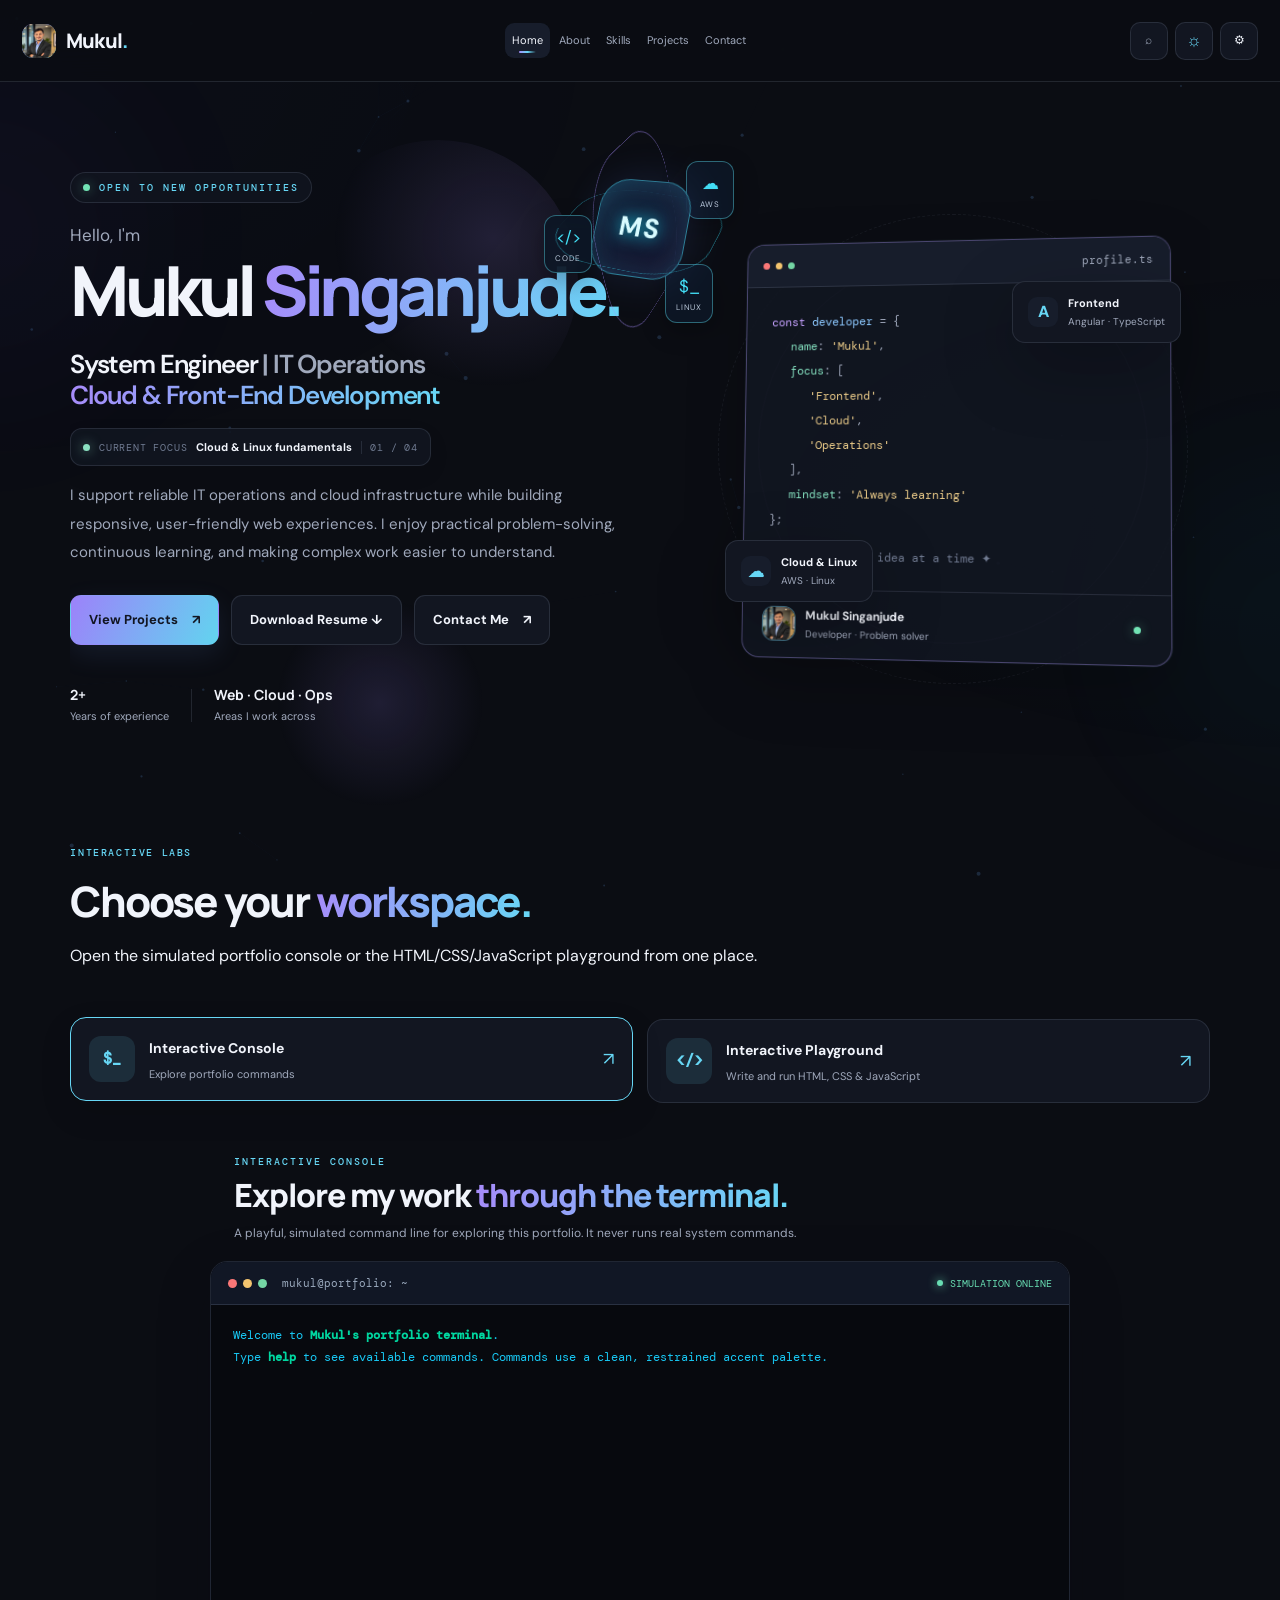
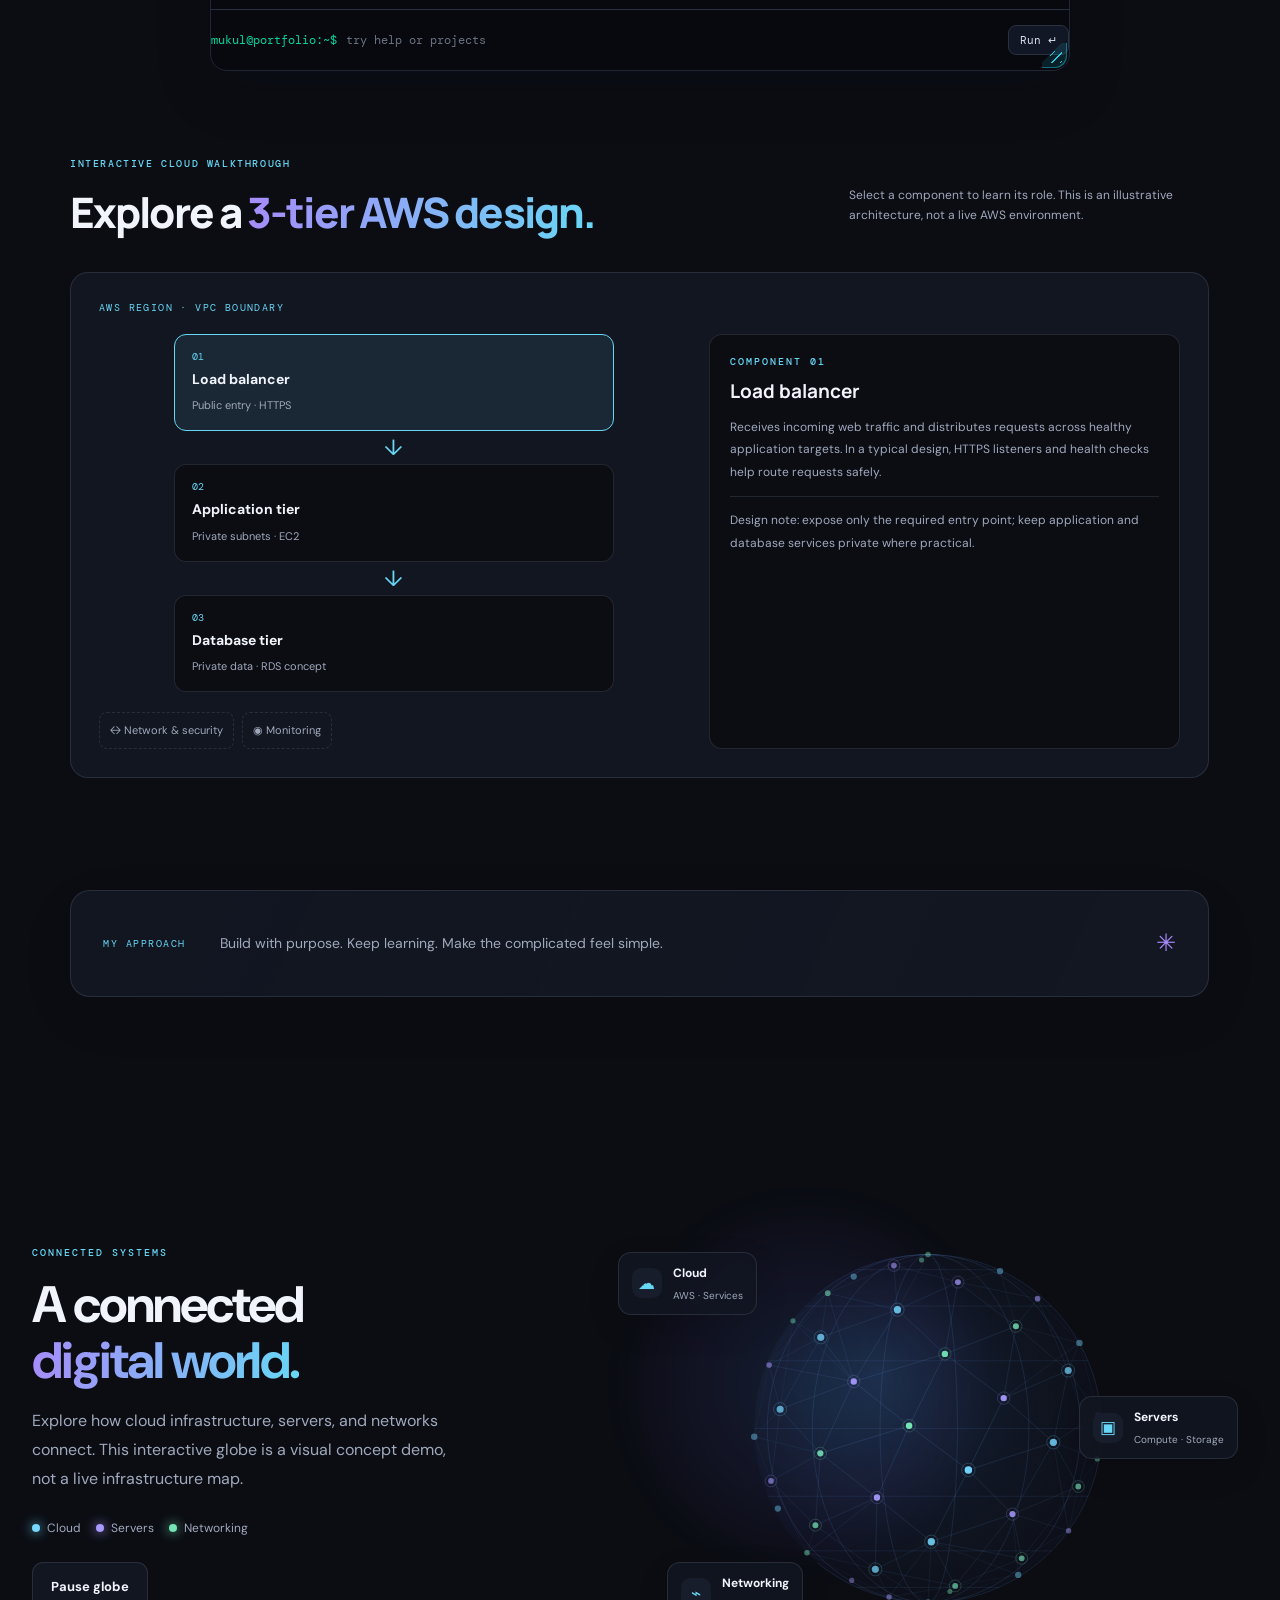
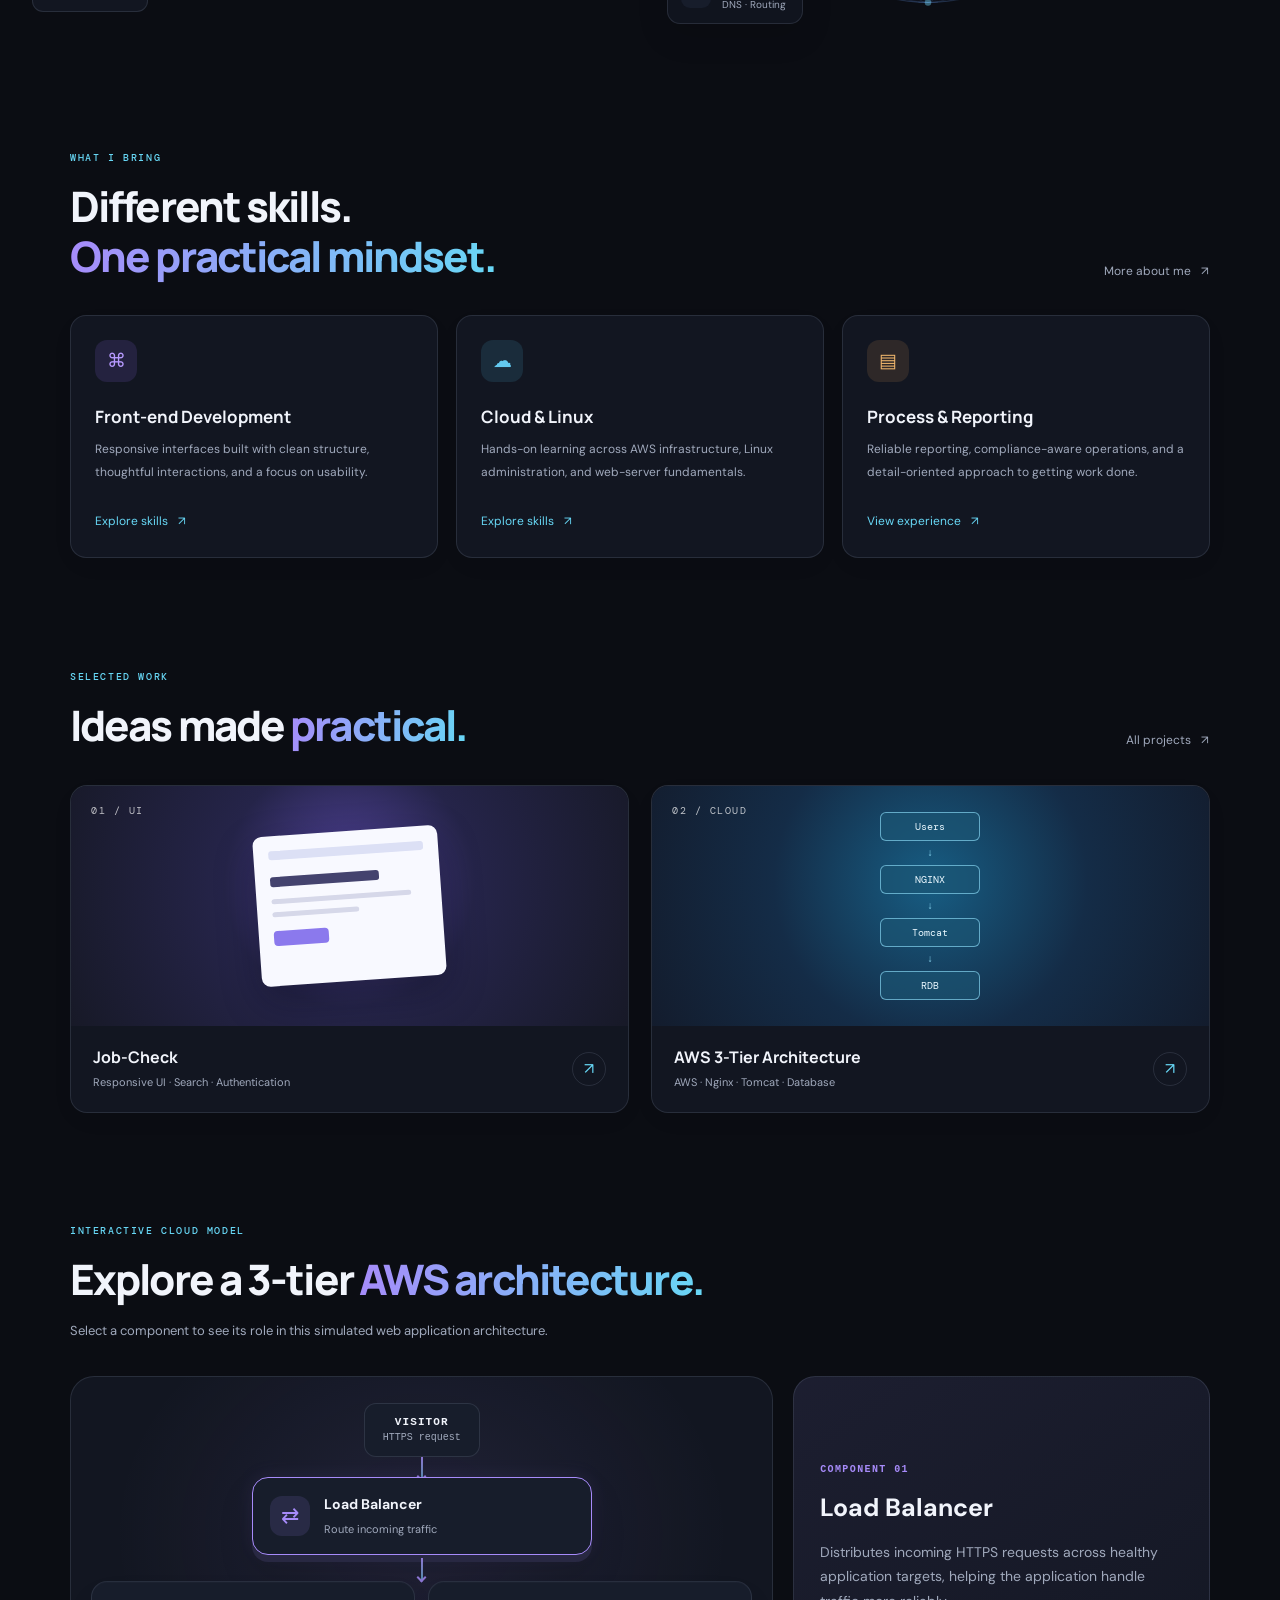
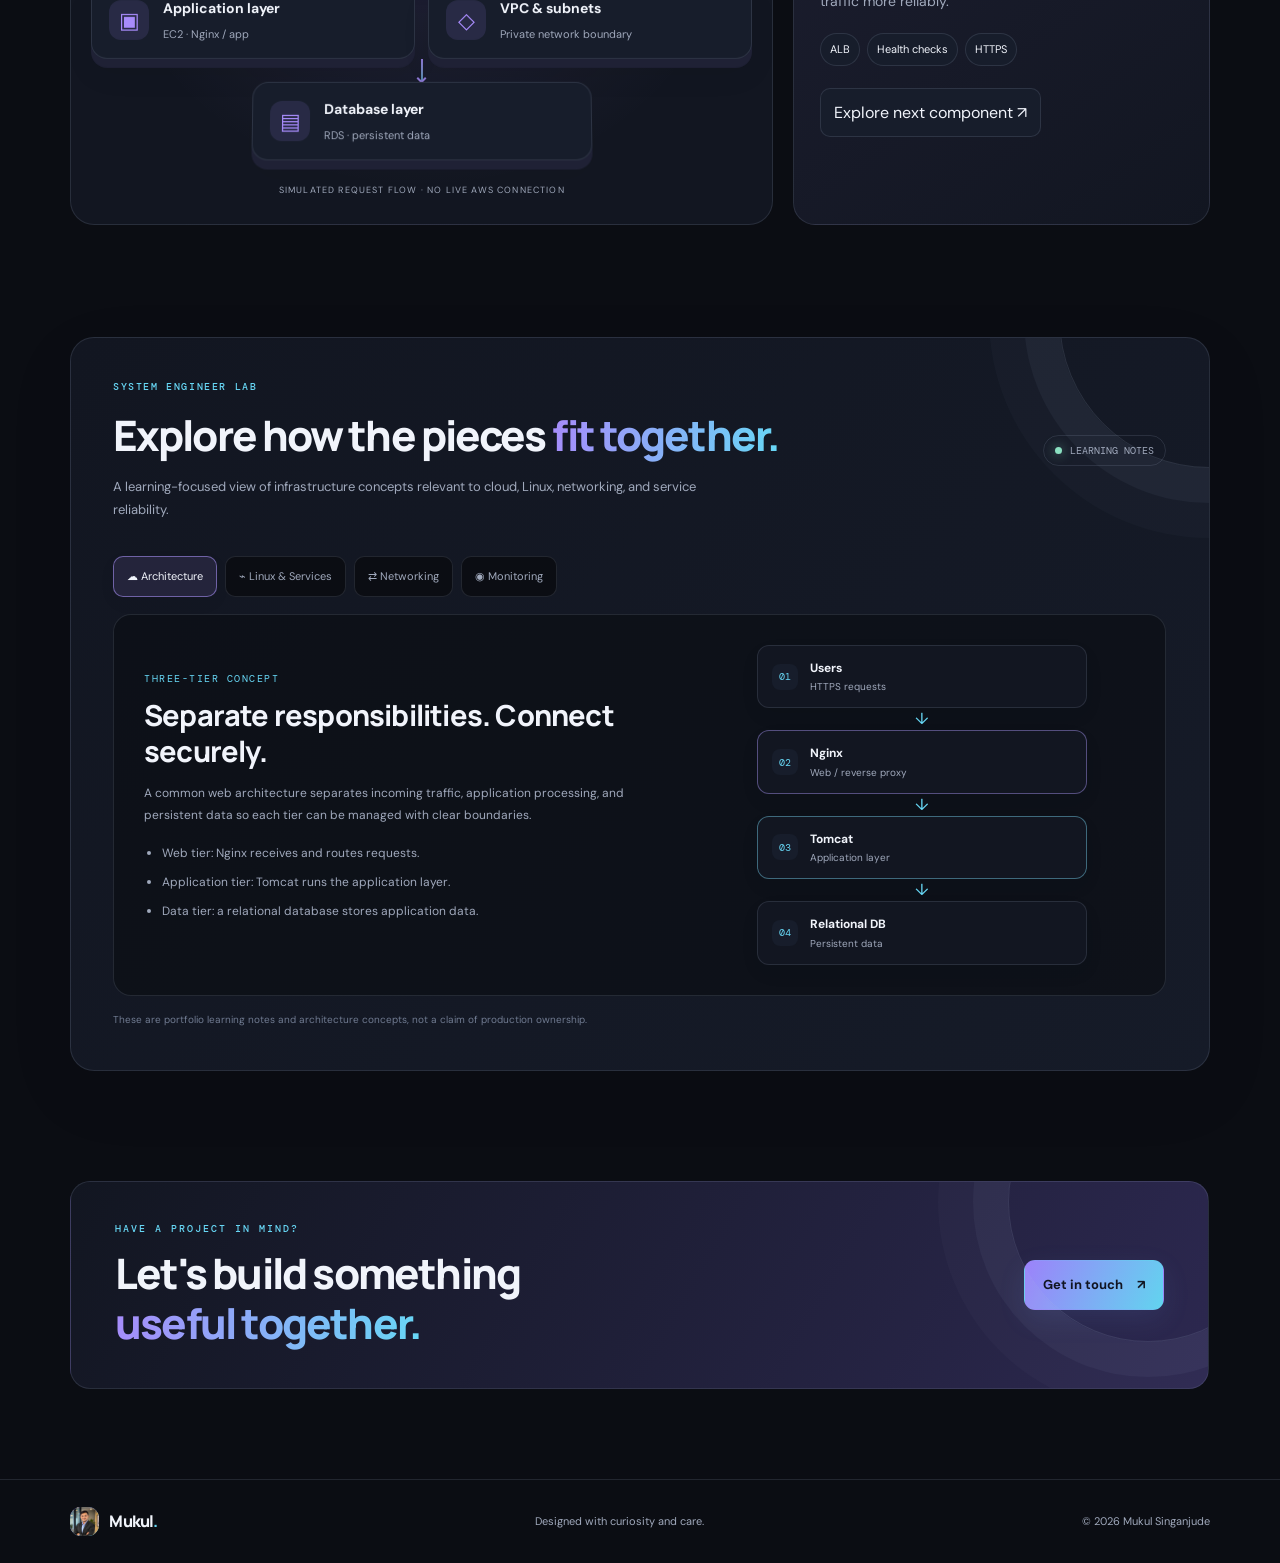
<file: index.html>
<!DOCTYPE html>

<html data-theme="dark" lang="en">
<head>
<meta charset="utf-8"/><meta content="width=device-width, initial-scale=1.0" name="viewport"/>
<meta content="Mukul Singanjude — front-end development, cloud and process operations portfolio." name="description"/>
<title>Mukul Singanjude | Personal Portfolio</title>
<link rel="stylesheet" href="./styles.css?v=remove-device-lab-20261023"/>
<script src="./script.js?v=remove-device-lab-20261023" defer></script>
<link id="portfolio-favicon" rel="icon" type="image/svg+xml" href="data:image/svg+xml,%3Csvg xmlns='http://www.w3.org/2000/svg' viewBox='0 0 64 64'%3E%3Cdefs%3E%3ClinearGradient id='g'%3E%3Cstop stop-color='%239a7cf7'/%3E%3Cstop offset='1' stop-color='%235dd8f1'/%3E%3C/linearGradient%3E%3C/defs%3E%3Crect width='64' height='64' rx='13' fill='url(%23g)'/%3E%3Ctext x='32' y='44' font-size='40' font-family='Arial,sans-serif' font-weight='700' text-anchor='middle' fill='%2310131d'%3EM%3C/text%3E%3C/svg%3E"/>














</head>
<body>
<canvas id="ambient-network-canvas" aria-hidden="true"></canvas><div id="cursor-glow" aria-hidden="true"></div>
<div aria-hidden="true" id="reading-progress"></div>
<button aria-label="Back to top" id="back-to-top" title="Back to top" type="button">↑</button>
<div aria-label="Quick site search" aria-modal="true" id="quick-search-overlay" role="dialog">
<div class="quick-search-panel">
<div class="quick-search-top"><span class="search-glyph">⌕</span><input aria-label="Search the portfolio" autocomplete="off" id="quick-search-input" placeholder="Search pages, skills, and projects..." type="search"/><button id="quick-search-close" type="button">Esc</button></div>
<div class="quick-search-results" id="quick-search-results"></div>
<div class="quick-search-footer"><span>Navigate your portfolio</span><span><kbd>Ctrl</kbd> <kbd>K</kbd> to open · <kbd>Esc</kbd> to close</span></div>
</div>
</div>
<div class="ambient ambient-one"></div><div class="ambient ambient-two"></div>
<header class="site-header"><a class="brand" data-route="index" href="#home"><span class="brand-mark brand-mark-photo"><img class="brand-photo" alt="" aria-hidden="true" decoding="async"/></span><span>Mukul<span class="brand-dot">.</span></span></a>
<button aria-controls="primary-navigation" aria-expanded="false" aria-label="Toggle navigation" class="menu-toggle" type="button"><span></span><span></span><span></span></button>
<nav aria-label="Main navigation" class="nav-links" id="primary-navigation"><a class="active" data-route="index" href="#home">Home</a><a data-route="about" href="#about">About</a><a data-route="skills" href="#skills">Skills</a><a data-route="projects" href="#projects">Projects</a><a data-route="contact" href="#contact">Contact</a></nav>
<div class="header-tools"><button aria-label="Search the portfolio" id="quick-search-button" title="Quick search" type="button"><span>⌕</span><span class="search-label">Search</span><kbd>Ctrl K</kbd></button><button aria-label="Switch color theme" class="theme-toggle" title="Switch theme" type="button"><span class="theme-icon">☼</span><span class="theme-label">Light mode</span></button><button aria-label="Open personalization panel" class="personalize-trigger" id="personalize-open" title="Personalize your experience" type="button">⚙ <span>Customize</span></button></div></header>
<div class="personalize-backdrop" id="personalize-backdrop" hidden></div>
<aside class="personalize-panel" id="personalize-panel" aria-labelledby="personalize-title" aria-modal="true" role="dialog" hidden>
 <div class="personalize-head"><div><p class="eyebrow">YOUR WORKSPACE</p><h2 id="personalize-title">Personalization</h2><p>Adjust the portfolio to suit your screen and preferences.</p></div><button class="personalize-close" id="personalize-close" type="button" aria-label="Close personalization panel">×</button></div>
 <div class="personalize-content">
  <section class="pref-group"><h3>Appearance</h3><div class="pref-row"><div><strong>Color theme</strong><small>Switch between dark and light mode</small></div><button id="pref-theme" class="pref-action" type="button">Use light mode</button></div>
   <div class="pref-row pref-colors"><div><strong>Accent color</strong><small>Choose a highlight palette</small></div><div class="accent-options" role="group" aria-label="Accent color"><button type="button" class="accent-swatch active" data-accent="violet" aria-label="Violet accent" title="Violet"></button><button type="button" class="accent-swatch" data-accent="ocean" aria-label="Ocean accent" title="Ocean"></button><button type="button" class="accent-swatch" data-accent="mint" aria-label="Mint accent" title="Mint"></button><button type="button" class="accent-swatch" data-accent="sunset" aria-label="Sunset accent" title="Sunset"></button></div></div>
  </section>
  <section class="pref-group"><h3>Reading comfort</h3><div class="pref-slider"><label for="pref-font-size"><strong>Text size</strong><output id="pref-font-output">100%</output></label><input id="pref-font-size" type="range" min="90" max="115" step="5" value="100"/><div class="pref-range-labels"><span>Compact</span><span>Large</span></div></div>
   <label class="pref-switch"><span><strong>High contrast</strong><small>Make borders and secondary text clearer</small></span><input id="pref-contrast" type="checkbox"/><i aria-hidden="true"></i></label>
   <label class="pref-switch"><span><strong>Reduce motion</strong><small>Limit decorative movement and transitions</small></span><input id="pref-motion" type="checkbox"/><i aria-hidden="true"></i></label>
   <label class="pref-switch"><span><strong>Compact spacing</strong><small>Reduce gaps between portfolio sections</small></span><input id="pref-compact" type="checkbox"/><i aria-hidden="true"></i></label>
   <label class="pref-switch"><span><strong>Readable font</strong><small>Use a clean system font for easier reading</small></span><input id="pref-readable" type="checkbox"/><i aria-hidden="true"></i></label>
  </section>
  <section class="pref-group"><h3>Layout & style</h3>
   <div class="pref-row"><div><strong>Card corners</strong><small>Choose the shape of cards and panels</small></div><select id="pref-corners" class="pref-select" aria-label="Card corner style"><option value="rounded">Rounded</option><option value="soft">Soft</option><option value="square">Square</option></select></div>
   <div class="pref-row"><div><strong>Background style</strong><small>Pick a subtle visual treatment</small></div><select id="pref-background" class="pref-select" aria-label="Background style"><option value="grid">Network grid</option><option value="clean">Clean minimal</option><option value="terminal">Terminal inspired</option></select></div>
   <div class="pref-row"><div><strong>Portfolio emphasis</strong><small>Change which skills are highlighted first</small></div><select id="pref-focus" class="pref-select" aria-label="Portfolio emphasis"><option value="system">System Engineer</option><option value="cloud">Cloud & Linux</option><option value="frontend">Frontend Developer</option></select></div>
   <div class="pref-row"><div><strong>Motion intensity</strong><small>Choose how much animation to use</small></div><select id="pref-motion-level" class="pref-select" aria-label="Motion intensity"><option value="off">Off</option><option value="subtle" selected>Subtle</option><option value="full">Full</option></select></div>
  </section>
  <section class="pref-group"><h3>Theme builder</h3>
   <div class="pref-row"><div><strong>Page background</strong><small>Customize the overall page color</small></div><input id="pref-page-bg" type="color" value="#0b0d13" aria-label="Page background color" style="width:42px;height:34px;border:0;background:transparent"/></div>
   <div class="pref-row"><div><strong>Card background</strong><small>Customize cards and panels</small></div><input id="pref-card-bg" type="color" value="#121621" aria-label="Card background color" style="width:42px;height:34px;border:0;background:transparent"/></div>
   <div class="pref-row"><div><strong>Border color</strong><small>Adjust outline visibility</small></div><input id="pref-border-color" type="color" value="#343b4d" aria-label="Border color" style="width:42px;height:34px;border:0;background:transparent"/></div>
   <div class="pref-slider"><label for="pref-glow"><strong>Gradient glow</strong><output id="pref-glow-output">25%</output></label><input id="pref-glow" type="range" min="0" max="70" step="5" value="25"/><div class="pref-range-labels"><span>Subtle</span><span>Strong</span></div></div>
  </section>
  <section class="pref-group"><h3>Typography studio</h3>
   <div class="pref-row"><div><strong>Font family</strong><small>Change the site's reading style</small></div><select id="pref-font-family" class="pref-select"><option value="default">Modern Sans</option><option value="arial">Arial</option><option value="system">System UI</option><option value="mono">Monospace</option><option value="serif">Serif</option></select></div>
   <div class="pref-slider"><label for="pref-line-height"><strong>Line spacing</strong><output id="pref-line-output">1.7</output></label><input id="pref-line-height" type="range" min="14" max="22" step="1" value="17"/><div class="pref-range-labels"><span>Tight</span><span>Relaxed</span></div></div>
   <div class="pref-slider"><label for="pref-letter-space"><strong>Letter spacing</strong><output id="pref-letter-output">0px</output></label><input id="pref-letter-space" type="range" min="-1" max="2" step="0.5" value="0"/><div class="pref-range-labels"><span>Tight</span><span>Wide</span></div></div>
  </section>
  <section class="pref-group"><h3>Layout designer</h3>
   <div class="pref-row"><div><strong>Content width</strong><small>Control the maximum content width</small></div><select id="pref-content-width" class="pref-select"><option value="89%">Focused</option><option value="94%">Wide</option><option value="98%">Extra wide</option></select></div>
   <div class="pref-slider"><label for="pref-shadow"><strong>Card shadow</strong><output id="pref-shadow-output">25%</output></label><input id="pref-shadow" type="range" min="0" max="60" step="5" value="25"/></div>
  </section>
  <section class="pref-group"><h3>Visual effects</h3>
   <label class="pref-switch"><span><strong>Ambient glow</strong><small>Show the soft decorative background glows</small></span><input id="pref-ambient" type="checkbox" checked/><i aria-hidden="true"></i></label>
   <label class="pref-switch"><span><strong>Hover effects</strong><small>Enable lift and highlight effects on cards</small></span><input id="pref-hover" type="checkbox" checked/><i aria-hidden="true"></i></label>
   <label class="pref-switch"><span><strong>Animated borders</strong><small>Use subtle animated accents on interactive cards</small></span><input id="pref-animated-border" type="checkbox"/><i aria-hidden="true"></i></label>
  </section>
  <section class="pref-group"><h3>Preview & presets</h3>
   <div class="pref-row"><div><strong>Theme preset</strong><small>Apply a coordinated style instantly</small></div><select id="pref-preset" class="pref-select"><option value="">Choose preset…</option><option value="professional">Professional Blue</option><option value="cyber">Cyber Cyan</option><option value="purple">Purple Neon</option><option value="emerald">Emerald Terminal</option><option value="minimal">Minimal White</option></select></div>
   <div class="pref-row"><div><strong>Preview viewport</strong><small>Preview the layout at common device widths</small></div><select id="pref-viewport" class="pref-select"><option value="100%">Desktop</option><option value="768px">Tablet</option><option value="390px">Mobile</option></select></div>
   <div class="pref-row"><button id="pref-undo" class="pref-action" type="button">Undo last change</button><button id="pref-save-preset" class="pref-action" type="button">Save preset</button><button id="pref-load-preset" class="pref-action" type="button">Load saved preset</button></div>
   <div class="pref-row"><button id="pref-export" class="pref-action" type="button">Export settings</button><button id="pref-import" class="pref-action" type="button">Import settings</button><input id="pref-import-file" type="file" accept="application/json,.json" hidden/></div>
   <p id="pref-status" aria-live="polite" style="font-size:11px;color:var(--muted);margin:8px 0"></p>
  </section>
  <div class="pref-preview"><span class="preview-dot"></span><div><strong>Live preview</strong><p>Your choices update the page immediately and are saved in this browser.</p></div></div><div class="pref-row"><button class="pref-reset" id="pref-reset-category" type="button">Reset appearance</button><button class="pref-reset" id="pref-reset" type="button">Reset all</button></div>
 </div>
</aside>
<main id="app-main">
<section class="app-page" data-page="index" id="page-index">
<section class="hero section-wrap">
<div class="hero-copy reveal">
<div class="eyebrow"><span class="status-dot"></span> OPEN TO NEW OPPORTUNITIES</div>
<p class="hero-kicker">Hello, I'm</p><h1>Mukul <span class="gradient-text">Singanjude.</span></h1>
<h2 class="hero-role">System Engineer <span class="muted">| IT Operations</span><br/><span class="gradient-text">Cloud &amp; Front-End Development</span></h2>
<div class="hero-focus" aria-live="polite"><span class="focus-pulse"></span><span class="focus-label">CURRENT FOCUS</span><strong id="hero-focus-text">Cloud &amp; Linux fundamentals</strong><span class="focus-count" id="hero-focus-count">01 / 04</span></div>
<p class="hero-intro">I support reliable IT operations and cloud infrastructure while building responsive, user-friendly web experiences. I enjoy practical problem-solving, continuous learning, and making complex work easier to understand.</p>
<div class="hero-actions"><a class="btn btn-primary" href="projects.html">View Projects <span>↗</span></a><button class="btn btn-secondary" id="download-resume" type="button">Download Resume ↓</button><a class="btn btn-secondary" href="contact.html">Contact Me <span>↗</span></a></div>
<div class="hero-meta"><div><strong>2+</strong><span>Years of experience</span></div><div class="meta-divider"></div><div><strong>Web · Cloud · Ops</strong><span>Areas I work across</span></div></div>
</div>
<div class="hero-visual reveal">
<div class="orbit orbit-a"></div><div class="orbit orbit-b"></div>
<div class="profile-card">
<div class="profile-top"><span class="window-dot"></span><span class="window-dot"></span><span class="window-dot"></span><span class="profile-code">profile.ts</span></div>
<div class="code-lines"><p><span class="code-purple">const</span> <span class="code-blue">developer</span> = {</p><p class="indent"><span class="code-green">name</span>: <span class="code-yellow">'Mukul'</span>,</p><p class="indent"><span class="code-green">focus</span>: [</p><p class="indent2"><span class="code-yellow">'Frontend'</span>,</p><p class="indent2"><span class="code-yellow">'Cloud'</span>,</p><p class="indent2"><span class="code-yellow">'Operations'</span></p><p class="indent">],</p><p class="indent"><span class="code-green">mindset</span>: <span class="code-yellow">'Always learning'</span></p><p>};</p><p class="code-comment">// building one idea at a time ✦</p></div>
<div class="profile-bottom"><span class="mini-avatar mini-avatar-photo-wrap"><img class="mini-avatar-photo" alt="" aria-hidden="true" decoding="async"/></span><span><strong>Mukul Singanjude</strong><small>Developer · Problem solver</small></span><span class="live-pulse"></span></div>
</div>
<div class="float-chip chip-angular"><span class="chip-icon">A</span><span><strong>Frontend</strong><small>Angular · TypeScript</small></span></div>
<div class="float-chip chip-cloud"><span class="chip-icon">☁</span><span><strong>Cloud &amp; Linux</strong><small>AWS · Linux</small></span></div>

</div>
<div class="hero-3d-orb" aria-label="Decorative floating 3D cloud and code scene">
  <div class="hero-orb-core"><span>MS</span></div>
  <div class="hero-orb-ring hero-orb-ring-a"></div><div class="hero-orb-ring hero-orb-ring-b"></div>
  <div class="hero-orb-node node-cloud">☁<small>AWS</small></div>
  <div class="hero-orb-node node-code">&lt;/&gt;<small>CODE</small></div>
  <div class="hero-orb-node node-linux">$_<small>LINUX</small></div>
</div>
</section>

<section class="section-wrap interactive-tools-launcher" aria-label="Choose an interactive tool">
 <div class="section-heading"><div><p class="eyebrow">INTERACTIVE LABS</p><h2>Choose your <span class="gradient-text">workspace.</span></h2><p>Open the simulated portfolio console or the HTML/CSS/JavaScript playground from one place.</p></div></div>
 <div class="interactive-tool-buttons" role="group" aria-label="Interactive tools">
  <button type="button" class="interactive-tool-button" id="open-console" aria-controls="interactive-console-panel" aria-expanded="true"><span class="tool-button-icon">$_</span><span><strong>Interactive Console</strong><small>Explore portfolio commands</small></span><span class="tool-button-arrow">↗</span></button>
  <button type="button" class="interactive-tool-button" id="open-playground" aria-controls="webdev-lab" aria-expanded="false"><span class="tool-button-icon">&lt;/&gt;</span><span><strong>Interactive Playground</strong><small>Write and run HTML, CSS &amp; JavaScript</small></span><span class="tool-button-arrow">↗</span></button>
 </div>
</section>
<section class="section-wrap" id="interactive-console-panel" aria-labelledby="terminal-heading">
 <div class="terminal-intro reveal"><p class="eyebrow">INTERACTIVE CONSOLE</p><h2 id="terminal-heading">Explore my work <span class="gradient-text">through the terminal.</span></h2><p>A playful, simulated command line for exploring this portfolio. It never runs real system commands.</p></div>
 <div class="portfolio-terminal reveal" id="portfolio-terminal">
  <div class="terminal-head"><div class="terminal-lights" aria-hidden="true"><i></i><i></i><i></i></div><span class="terminal-title">mukul@portfolio: ~</span><span class="terminal-state">SIMULATION ONLINE</span></div>
  <div class="terminal-body" id="terminal-output" role="log" aria-live="polite" aria-relevant="additions text"><p class="terminal-welcome" id="terminal-welcome">Welcome to <strong>Mukul's portfolio terminal</strong>.<br>Type <strong>help</strong> to see available commands. Commands use a clean, restrained accent palette.</p></div>
  <form class="terminal-prompt" id="terminal-form" autocomplete="off"><label for="terminal-input">mukul@portfolio:~$</label><input id="terminal-input" name="command" type="text" spellcheck="false" autocapitalize="off" placeholder="try help or projects" aria-label="Enter a simulated portfolio command"><button class="terminal-run" type="submit">Run ↵</button></form>
 </div>
</section>
<section class="section webdev-lab-section" id="webdev-lab" aria-labelledby="webdev-lab-title" hidden>
  <div class="wdl-intro reveal">
    <p class="eyebrow">INTERACTIVE PLAYGROUND</p>
    <h2 id="webdev-lab-title">Build and test <span class="gradient-text">in the playground.</span></h2>
    <p>Edit HTML, CSS, and JavaScript, then run your code in an isolated live preview.</p>
  </div>
  <div class="wdl-shell">
    <div class="wdl-topbar"><div class="wdl-dots" aria-hidden="true"><i></i><i></i><i></i></div><span class="wdl-window-title">mukul-playground <span>/</span> index.html</span><span class="wdl-live"><i></i> LOCAL PREVIEW</span></div>
    <div class="wdl-toolbar" role="tablist" aria-label="Code files">
      <button class="wdl-tab is-active" type="button" role="tab" aria-selected="true" data-file="html">&lt;/&gt; index.html</button>
      <button class="wdl-tab" type="button" role="tab" aria-selected="false" data-file="css">✳ styles.css</button>
      <button class="wdl-tab" type="button" role="tab" aria-selected="false" data-file="js">JS script.js</button>
      <span class="wdl-toolbar-spacer"></span><button type="button" class="wdl-btn wdl-run" id="wdl-run">▶ Run</button>
    </div>
    <div class="wdl-workspace">
      <div class="wdl-editor-pane">
        <div class="wdl-editor-caption"><span id="wdl-current-file">index.html</span><span>EDITABLE SOURCE</span></div>
        <div class="wdl-editor-wrap"><div class="wdl-line-numbers" id="wdl-lines" aria-hidden="true">1</div>
          <textarea id="wdl-html" class="wdl-code is-visible" spellcheck="false" autocapitalize="off" autocomplete="off" aria-label="HTML code editor"><main class="demo-card">
  <div class="demo-orbit">✦</div>
  <p class="demo-kicker">HELLO, WEB</p>
  <h1>Build something <span>brilliant.</span></h1>
  <p class="demo-copy">Edit this HTML, CSS, and JavaScript to make it yours.</p>
  <button type="button" id="demo-button">Click me ✨</button>
  <p id="demo-message" aria-live="polite">Your preview is ready.</p>
</main></textarea>
          <textarea id="wdl-css" class="wdl-code" spellcheck="false" autocapitalize="off" autocomplete="off" aria-label="CSS code editor" hidden>:root { color-scheme: dark; }
body {
  margin: 0; min-height: 100vh; display: grid; place-items: center;
  background: radial-gradient(circle at 80% 15%, #25204a, transparent 42%), #080d16;
  color: #e8efff; font: 16px system-ui, sans-serif;
}
.demo-card { width: min(440px, 82%); padding: 32px; border: 1px solid #29364c;
  border-radius: 24px; background: rgba(17, 25, 41, .92); box-shadow: 0 24px 80px #0007; }
.demo-orbit { color: #a78bfa; font-size: 28px; }
.demo-kicker { color: #22d3ee; letter-spacing: .2em; font-size: 11px; font-weight: 800; }
h1 { line-height: 1.1; font-size: clamp(28px, 5vw, 42px); }
h1 span { color: #22d3ee; }
.demo-copy, #demo-message { color: #9aa9c1; line-height: 1.7; }
button { padding: 12px 18px; border: 0; border-radius: 12px; background: #22d3ee; color: #06111b; font-weight: 800; cursor: pointer; }
button:hover { transform: translateY(-2px); }
</textarea>
          <textarea id="wdl-js" class="wdl-code" spellcheck="false" autocapitalize="off" autocomplete="off" aria-label="JavaScript code editor" hidden>const button = document.querySelector('#demo-button');
const message = document.querySelector('#demo-message');

button.addEventListener('click', () => {
  message.textContent = 'Nice! You just ran your JavaScript. 🚀';
  button.textContent = 'Clicked ✓';
});
</textarea>
        </div>
        <div class="wdl-editor-footer"><span><i></i> Changes stay in this page until reset</span><span id="wdl-char-count">HTML · 0 chars</span></div>
      </div>
      <div class="wdl-preview-pane"><div class="wdl-preview-head"><div><span class="wdl-preview-label">LIVE PREVIEW</span><span class="wdl-preview-sub">Sandboxed browser frame</span></div><button type="button" class="wdl-btn wdl-refresh" id="wdl-refresh" aria-label="Refresh preview">↻ Refresh</button></div>
        <iframe id="wdl-preview" title="Live HTML playground preview" sandbox="allow-scripts" referrerpolicy="no-referrer"></iframe>
        <div class="wdl-preview-foot"><span><i></i> Isolated preview</span><span id="wdl-preview-status">Ready to run</span></div>
      </div>
    </div>
    <div class="wdl-actions"><div class="wdl-action-left"><button type="button" class="wdl-btn" id="wdl-reset">↺ Reset starter code</button><button type="button" class="wdl-btn" id="wdl-copy">▣ Copy current file</button></div><span class="wdl-safe-note">Your code runs in a sandboxed preview, not in the portfolio page.</span></div>
    <div class="wdl-message" id="wdl-message" role="status" aria-live="polite">Ready. Edit a file and select Run to update the preview.</div>
  </div>
</section>

<section class="section-wrap section-block explorer-block reveal" aria-labelledby="aws-explorer-title" id="aws-explorer"><div class="section-heading"><div><p class="eyebrow">INTERACTIVE CLOUD WALKTHROUGH</p><h2 id="aws-explorer-title">Explore a <span class="gradient-text">3-tier AWS design.</span></h2></div><p class="muted explorer-lead">Select a component to learn its role. This is an illustrative architecture, not a live AWS environment.</p></div><div class="aws-explorer"><div class="aws-network-label">AWS REGION · VPC BOUNDARY</div><div class="aws-flow"><button class="aws-node" type="button" data-aws="loadbalancer" aria-pressed="true"><span>01</span><strong>Load balancer</strong><small>Public entry · HTTPS</small></button><div class="aws-connector" aria-hidden="true">↓</div><button class="aws-node" type="button" data-aws="application" aria-pressed="false"><span>02</span><strong>Application tier</strong><small>Private subnets · EC2</small></button><div class="aws-connector" aria-hidden="true">↓</div><button class="aws-node" type="button" data-aws="database" aria-pressed="false"><span>03</span><strong>Database tier</strong><small>Private data · RDS concept</small></button></div><div class="aws-side-components"><button type="button" data-aws="network" aria-pressed="false">↔ Network &amp; security</button><button type="button" data-aws="monitoring" aria-pressed="false">◉ Monitoring</button></div><article class="aws-detail" aria-live="polite" aria-atomic="true"><p class="eyebrow" id="aws-detail-kicker">COMPONENT 01</p><h3 id="aws-detail-title">Load balancer</h3><p id="aws-detail-copy">Receives incoming web traffic and distributes requests across healthy application targets. In a typical design, HTTPS listeners and health checks help route requests safely.</p><p class="aws-detail-note" id="aws-detail-note">Design note: expose only the required entry point; keep application and database services private where practical.</p></article></div></section>

<section class="section-wrap intro-strip reveal"><span class="strip-label">MY APPROACH</span><p>Build with purpose. Keep learning. Make the complicated feel simple.</p><span class="strip-star">✳</span></section>
<section class="section-wrap network-globe-section" aria-labelledby="network-globe-title">
 <div class="network-globe-copy"><p class="eyebrow">CONNECTED SYSTEMS</p><h2 id="network-globe-title">A connected <span class="gradient-text">digital world.</span></h2><p>Explore how cloud infrastructure, servers, and networks connect. This interactive globe is a visual concept demo, not a live infrastructure map.</p><div class="globe-legend"><span><i class="legend-dot cloud-dot"></i>Cloud</span><span><i class="legend-dot server-dot"></i>Servers</span><span><i class="legend-dot network-dot"></i>Networking</span></div><button class="btn btn-secondary" id="globe-motion-toggle" type="button" aria-pressed="false">Pause globe</button></div>
 <div class="network-globe-wrap"><canvas id="network-globe-canvas" role="img" aria-label="Animated 3D globe showing rotating cloud, server, and networking connections"></canvas><div class="globe-label globe-label-cloud"><span>☁</span><b>Cloud</b><small>AWS · Services</small></div><div class="globe-label globe-label-server"><span>▣</span><b>Servers</b><small>Compute · Storage</small></div><div class="globe-label globe-label-network"><span>⌁</span><b>Networking</b><small>DNS · Routing</small></div></div>
</section>
<section class="section-wrap section-block">
<div class="section-heading reveal"><div><p class="eyebrow">WHAT I BRING</p><h2>Different skills.<br/><span class="gradient-text">One practical mindset.</span></h2></div><a class="text-link" href="about.html">More about me <span>↗</span></a></div>
<div class="feature-grid">
<article class="feature-card reveal"><div class="feature-icon purple">⌘</div><h3>Front-end Development</h3><p>Responsive interfaces built with clean structure, thoughtful interactions, and a focus on usability.</p><a class="card-link" href="skills.html#frontend">Explore skills <span>↗</span></a></article>
<article class="feature-card reveal"><div class="feature-icon blue">☁</div><h3>Cloud &amp; Linux</h3><p>Hands-on learning across AWS infrastructure, Linux administration, and web-server fundamentals.</p><a class="card-link" href="skills.html#cloud">Explore skills <span>↗</span></a></article>
<article class="feature-card reveal"><div class="feature-icon orange">▤</div><h3>Process &amp; Reporting</h3><p>Reliable reporting, compliance-aware operations, and a detail-oriented approach to getting work done.</p><a class="card-link" href="about.html#experience">View experience <span>↗</span></a></article>
</div>
</section>
<section class="section-wrap section-block selected-work">
<div class="section-heading reveal"><div><p class="eyebrow">SELECTED WORK</p><h2>Ideas made <span class="gradient-text">practical.</span></h2></div><a class="text-link" href="projects.html">All projects <span>↗</span></a></div>
<div class="project-preview-grid">
<a class="project-preview reveal" href="projects.html#job-check"><div class="project-art art-job"><span class="art-tag">01 / UI</span><div class="mock-window"><div class="mock-nav"></div><div class="mock-title"></div><div class="mock-line"></div><div class="mock-line short"></div><div class="mock-button"></div></div></div><div class="project-preview-info"><div><h3>Job-Check</h3><p>Responsive UI · Search · Authentication</p></div><span class="round-arrow">↗</span></div></a>
<a class="project-preview reveal" href="projects.html#aws-architecture"><div class="project-art art-cloud"><span class="art-tag">02 / CLOUD</span><div class="cloud-diagram"><span>Users</span><i>↓</i><span>NGINX</span><i>↓</i><span>Tomcat</span><i>↓</i><span>RDB</span></div></div><div class="project-preview-info"><div><h3>AWS 3-Tier Architecture</h3><p>AWS · Nginx · Tomcat · Database</p></div><span class="round-arrow">↗</span></div></a>
</div>
</section>
<section class="section-wrap section-block premium-aws-section" id="aws-3d-explorer">
 <div class="section-heading reveal"><div><p class="eyebrow">INTERACTIVE CLOUD MODEL</p><h2>Explore a 3-tier <span class="gradient-text">AWS architecture.</span></h2><p class="lab-lead">Select a component to see its role in this simulated web application architecture.</p></div></div>
 <div class="aws-3d-shell">
  <div class="aws-scene" aria-label="Interactive simulated three-tier AWS architecture">
   <div class="aws-user-node">VISITOR <span>HTTPS request</span></div>
   <div class="aws-flow-line"></div>
   <button type="button" class="aws-layer layer-lb active" data-aws-node="lb"><span class="aws-layer-icon">⇄</span><strong>Load Balancer</strong><small>Route incoming traffic</small></button>
   <div class="aws-flow-line"></div>
   <div class="aws-app-row"><button type="button" class="aws-layer layer-app" data-aws-node="app"><span class="aws-layer-icon">▣</span><strong>Application layer</strong><small>EC2 · Nginx / app</small></button><button type="button" class="aws-layer layer-net" data-aws-node="net"><span class="aws-layer-icon">◇</span><strong>VPC &amp; subnets</strong><small>Private network boundary</small></button></div>
   <div class="aws-flow-line"></div>
   <button type="button" class="aws-layer layer-db" data-aws-node="db"><span class="aws-layer-icon">▤</span><strong>Database layer</strong><small>RDS · persistent data</small></button>
   <div class="aws-flow-label">SIMULATED REQUEST FLOW · NO LIVE AWS CONNECTION</div>
  </div>
  <aside class="aws-detail-panel" aria-live="polite"><span class="aws-detail-kicker" id="aws3d-detail-kicker">COMPONENT 01</span><h3 id="aws3d-detail-title">Load Balancer</h3><p id="aws3d-detail-text">Distributes incoming HTTPS requests across healthy application targets, helping the application handle traffic more reliably.</p><div class="aws-detail-tags" id="aws3d-detail-tags"><span>ALB</span><span>Health checks</span><span>HTTPS</span></div><button class="aws-next" id="aws-next" type="button">Explore next component ↗</button></aside>
 </div>
</section>
<section class="section-wrap section-block engineer-lab" id="system-engineer-lab">
 <div class="section-heading reveal"><div><p class="eyebrow">SYSTEM ENGINEER LAB</p><h2>Explore how the pieces <span class="gradient-text">fit together.</span></h2><p class="lab-lead">A learning-focused view of infrastructure concepts relevant to cloud, Linux, networking, and service reliability.</p></div><span class="lab-status"><i></i> LEARNING NOTES</span></div>
 <div class="lab-tabs reveal" role="tablist" aria-label="System Engineer Lab topics">
  <button class="lab-tab active" role="tab" aria-selected="true" data-lab="architecture" type="button">☁ Architecture</button>
  <button class="lab-tab" role="tab" aria-selected="false" data-lab="linux" type="button">⌁ Linux &amp; Services</button>
  <button class="lab-tab" role="tab" aria-selected="false" data-lab="network" type="button">⇄ Networking</button>
  <button class="lab-tab" role="tab" aria-selected="false" data-lab="monitoring" type="button">◉ Monitoring</button>
 </div>
 <div class="lab-panel reveal" id="lab-panel" role="tabpanel" aria-live="polite">
  <div class="lab-panel-copy"><p class="lab-overline" id="lab-overline">THREE-TIER CONCEPT</p><h3 id="lab-title">Separate responsibilities. Connect securely.</h3><p id="lab-description">A common web architecture separates incoming traffic, application processing, and persistent data so each tier can be managed with clear boundaries.</p><ul id="lab-points"><li>Web tier: Nginx receives and routes requests.</li><li>Application tier: Tomcat runs the application layer.</li><li>Data tier: a relational database stores application data.</li></ul></div>
  <div class="lab-diagram" id="lab-diagram"><div class="lab-node"><span>01</span><strong>Users</strong><small>HTTPS requests</small></div><div class="lab-connector">↓</div><div class="lab-node accent-node"><span>02</span><strong>Nginx</strong><small>Web / reverse proxy</small></div><div class="lab-connector">↓</div><div class="lab-node accent-node blue-node"><span>03</span><strong>Tomcat</strong><small>Application layer</small></div><div class="lab-connector">↓</div><div class="lab-node"><span>04</span><strong>Relational DB</strong><small>Persistent data</small></div></div>
 </div>
 <p class="lab-footnote">These are portfolio learning notes and architecture concepts, not a claim of production ownership.</p>
</section>
<section class="section-wrap cta-panel reveal"><div><p class="eyebrow">HAVE A PROJECT IN MIND?</p><h2>Let's build something<br/><span class="gradient-text">useful together.</span></h2></div><a class="btn btn-primary" href="contact.html">Get in touch <span>↗</span></a></section>
</section>
<section aria-hidden="true" class="app-page" data-page="about" id="page-about"><section class="page-hero section-wrap reveal"><p class="eyebrow">A LITTLE ABOUT ME</p><h1>Curious by nature.<br/><span class="gradient-text">Practical by design.</span></h1><div class="about-profile-feature"><div class="about-photo-wrapper"><img alt="Mukul Singanjude — professional profile photo" class="about-feature-photo" decoding="async" loading="lazy" src="[data-uri]"/></div><div class="about-feature-copy"><p class="about-feature-kicker">A LITTLE ABOUT ME</p><h2>Hi, I’m Mukul Singanjude.</h2><p>I’m a technology and operations professional with around 2 years of experience, combining front-end development with process operations, reporting, and a strong focus on accuracy and practical problem-solving.</p><p>I enjoy turning complex requirements into clear, usable experiences, organizing information so it is easier to understand, and working with teams to deliver reliable results.</p><p>My learning interests span Angular, JavaScript, TypeScript, cloud fundamentals, Linux, AWS, and reporting tools. I value continuous learning, clear communication, and thoughtful work that makes everyday tasks simpler.</p><div class="about-fact-chips"><span>2 years’ experience</span><span>Front-end development</span><span>Process operations</span><span>Cloud &amp; Linux fundamentals</span></div></div></div><p class="page-lead">I enjoy solving problems, learning new technologies, and creating experiences that make work simpler and more effective.</p></section>
<section class="section-wrap about-layout"><div class="about-note reveal"><div class="note-symbol">✳</div><h2>My professional story</h2><p>My experience spans front-end development and process operations. I value clear communication, dependable delivery, and the small details that make a solution work well for real people.</p><p>Alongside development, I continue exploring AWS and Linux, building my understanding of how applications run beyond the browser.</p><div class="quote-line">“Stay curious, keep improving, and make every detail count.”</div></div><div class="about-facts reveal"><div class="fact-row"><span class="fact-number">01</span><div><h3>Problem solving</h3><p>Breaking down complex requirements into manageable, understandable steps.</p></div></div><div class="fact-row"><span class="fact-number">02</span><div><h3>Continuous learning</h3><p>Exploring frontend technologies, cloud services, and practical IT workflows.</p></div></div><div class="fact-row"><span class="fact-number">03</span><div><h3>Reliable delivery</h3><p>Balancing accuracy, timelines, teamwork, and process requirements.</p></div></div></div></section>
<section class="section-wrap section-block" id="experience"><div class="section-heading reveal"><div><p class="eyebrow">EXPERIENCE</p><h2>Where I've <span class="gradient-text">contributed.</span></h2></div></div><p class="timeline-caption">CAREER TIMELINE</p><div class="timeline">
<article class="timeline-item reveal"><div class="timeline-marker"></div><div class="timeline-date">JAN 2024 — PRESENT</div><div class="timeline-card"><div class="timeline-top"><div><h3>System Engineer</h3><p class="company">Cross Country Infotech Pvt. Ltd.</p></div><span class="pill">Operations</span></div><ul><li>Support background-check processes and reporting workflows.</li><li>Prepare and distribute reports with attention to accuracy and compliance.</li><li>Manage assigned tasks and collaborate with teammates to meet timelines.</li><li>Contribute to efficient, consistent day-to-day operations.</li><li>Manage IT assets, maintain asset records, and support tracking and allocation.</li></ul></div></article>
<article class="timeline-item reveal"><div class="timeline-marker"></div><div class="timeline-date">JUN 2022 — JUN 2023</div><div class="timeline-card"><div class="timeline-top"><div><h3>Front-end Developer</h3><p class="company">Pratian Technology</p></div><span class="pill">Development</span></div><ul><li>Worked on responsive user interfaces using frontend technologies.</li><li>Built and refined UI components with a focus on usability and layout.</li><li>Used version control workflows to manage and collaborate on code.</li></ul></div></article>
</div></section>
<section class="section-wrap cta-panel reveal"><div><p class="eyebrow">NEXT CHAPTER</p><h2>Good work starts with<br/><span class="gradient-text">a conversation.</span></h2></div><a class="btn btn-primary" href="contact.html">Contact me <span>↗</span></a></section></section>
<section aria-hidden="true" class="app-page" data-page="skills" id="page-skills">
<section class="page-hero section-wrap reveal"><p class="eyebrow">MY TOOLKIT</p><h1>Skills &amp; <span class="gradient-text">technologies.</span></h1><p class="page-lead">A clear overview of the systems, cloud, development, and reporting tools I work with and continue to learn.</p></section>

<section class="section-wrap section-block skills-overview reveal" aria-labelledby="skills-overview-title">
<div class="section-heading"><div><p class="eyebrow">TECHNICAL SKILLS</p><h2 id="skills-overview-title">Explore my skills</h2><p class="muted">Search a technology or open a card to explore practical details.</p></div></div>

<div class="skills-toolbar skills-toolbar-premium">
<div class="skills-search-row">
<div class="search-box skills-search-box"><span aria-hidden="true">⌕</span><input aria-label="Search technical skills" id="skill-search" placeholder="Search skills or technologies..." type="search"/></div>
<div class="skills-view-toggle" role="group" aria-label="Skills layout">
<button class="skills-view-button active" id="skills-grid-view" type="button" aria-label="Show skills in grid view" aria-pressed="true" title="Grid view"><span aria-hidden="true">▦</span><span>Grid</span></button>
<button class="skills-view-button" id="skills-list-view" type="button" aria-label="Show skills in list view" aria-pressed="false" title="List view"><span aria-hidden="true">☷</span><span>List</span></button>
<button class="skills-view-button" id="skills-tree-view" type="button" aria-label="Show skills in tree view" aria-pressed="false" title="Tree view"><span aria-hidden="true">⌘</span><span>Tree</span></button>
</div>
</div>
<div class="filter-chips skill-filters" id="skill-filters" aria-label="Filter skills by category" hidden>
<button class="filter-chip active" data-filter="all" type="button" aria-pressed="true">All</button>
<button class="filter-chip" data-filter="operations" type="button" aria-pressed="false">Systems</button>
<button class="filter-chip" data-filter="cloud" type="button" aria-pressed="false">Cloud</button>
<button class="filter-chip" data-filter="networking" type="button" aria-pressed="false">Networking</button>
<button class="filter-chip" data-filter="frontend" type="button" aria-pressed="false">Development</button>
<button class="filter-chip" data-filter="analytics" type="button" aria-pressed="false">Reporting</button>
<button class="filter-chip" data-filter="tools" type="button" aria-pressed="false">Tools</button>
</div>
</div>

<div class="skill-grid skill-category-grid" id="skill-grid" aria-label="Technical skill categories">
<article class="skill-card skill-card-simple reveal" data-category="operations" data-search="system administration linux windows package management services storage lvm troubleshooting asset coordination">
<div class="skill-card-head"><span class="skill-symbol green" aria-hidden="true">⌁</span><span class="skill-category">SYSTEMS</span></div>
<h3>System Administration</h3><p>Linux and Windows support, service checks, storage, permissions, and troubleshooting.</p>
<div class="skill-meter-list" aria-label="Core skill familiarity indicators">
<div class="skill-meter-row" data-skill-level="85">
<span class="skill-meter-icon" aria-hidden="true">🐧</span>
<div class="skill-meter-main">
<div class="skill-meter-label"><span>Linux</span><span class="skill-meter-value">85%</span></div>
<div class="skill-meter-track" role="meter" aria-label="Linux skill indicator" aria-valuemin="0" aria-valuemax="100" aria-valuenow="85"><span class="skill-meter-fill" style="--skill-level:85%"></span></div>
</div>
</div>
<div class="skill-meter-row" data-skill-level="70">
<span class="skill-meter-icon" aria-hidden="true">▦</span>
<div class="skill-meter-main">
<div class="skill-meter-label"><span>Windows</span><span class="skill-meter-value">70%</span></div>
<div class="skill-meter-track" role="meter" aria-label="Windows skill indicator" aria-valuemin="0" aria-valuemax="100" aria-valuenow="70"><span class="skill-meter-fill" style="--skill-level:70%"></span></div>
</div>
</div>
<div class="skill-meter-row" data-skill-level="75">
<span class="skill-meter-icon" aria-hidden="true">⚙</span>
<div class="skill-meter-main">
<div class="skill-meter-label"><span>Services</span><span class="skill-meter-value">75%</span></div>
<div class="skill-meter-track" role="meter" aria-label="Services skill indicator" aria-valuemin="0" aria-valuemax="100" aria-valuenow="75"><span class="skill-meter-fill" style="--skill-level:75%"></span></div>
</div>
</div>
<div class="skill-meter-row" data-skill-level="70">
<span class="skill-meter-icon" aria-hidden="true">▣</span>
<div class="skill-meter-main">
<div class="skill-meter-label"><span>Storage</span><span class="skill-meter-value">70%</span></div>
<div class="skill-meter-track" role="meter" aria-label="Storage skill indicator" aria-valuemin="0" aria-valuemax="100" aria-valuenow="70"><span class="skill-meter-fill" style="--skill-level:70%"></span></div>
</div>
</div>
</div>
<button aria-expanded="false" class="details-toggle skill-detail-toggle" type="button">Details <span>＋</span></button>
<div class="skill-detail-panel" hidden><p>Practical focus: checking services and logs, reviewing permissions and disk usage, and documenting fixes.</p><p><strong>Work connection:</strong> System Engineer responsibilities and asset coordination.</p></div>
</article>

<article class="skill-card skill-card-simple reveal" data-category="cloud" data-search="aws cloud infrastructure ec2 ami ebs s3 iam vpc load balancer autoscaling rds efs cloudwatch lambda" id="cloud">
<div class="skill-card-head"><span class="skill-symbol blue" aria-hidden="true">☁</span><span class="skill-category">CLOUD</span></div>
<h3>AWS &amp; Cloud</h3><p>Core AWS services for compute, storage, access, networking, and monitoring.</p>
<div class="skill-meter-list" aria-label="Core skill familiarity indicators">
<div class="skill-meter-row" data-skill-level="75">
<span class="skill-meter-icon" aria-hidden="true">☁</span>
<div class="skill-meter-main">
<div class="skill-meter-label"><span>EC2</span><span class="skill-meter-value">75%</span></div>
<div class="skill-meter-track" role="meter" aria-label="EC2 skill indicator" aria-valuemin="0" aria-valuemax="100" aria-valuenow="75"><span class="skill-meter-fill" style="--skill-level:75%"></span></div>
</div>
</div>
<div class="skill-meter-row" data-skill-level="70">
<span class="skill-meter-icon" aria-hidden="true">▤</span>
<div class="skill-meter-main">
<div class="skill-meter-label"><span>S3</span><span class="skill-meter-value">70%</span></div>
<div class="skill-meter-track" role="meter" aria-label="S3 skill indicator" aria-valuemin="0" aria-valuemax="100" aria-valuenow="70"><span class="skill-meter-fill" style="--skill-level:70%"></span></div>
</div>
</div>
<div class="skill-meter-row" data-skill-level="65">
<span class="skill-meter-icon" aria-hidden="true">◈</span>
<div class="skill-meter-main">
<div class="skill-meter-label"><span>IAM</span><span class="skill-meter-value">65%</span></div>
<div class="skill-meter-track" role="meter" aria-label="IAM skill indicator" aria-valuemin="0" aria-valuemax="100" aria-valuenow="65"><span class="skill-meter-fill" style="--skill-level:65%"></span></div>
</div>
</div>
<div class="skill-meter-row" data-skill-level="70">
<span class="skill-meter-icon" aria-hidden="true">⌘</span>
<div class="skill-meter-main">
<div class="skill-meter-label"><span>VPC</span><span class="skill-meter-value">70%</span></div>
<div class="skill-meter-track" role="meter" aria-label="VPC skill indicator" aria-valuemin="0" aria-valuemax="100" aria-valuenow="70"><span class="skill-meter-fill" style="--skill-level:70%"></span></div>
</div>
</div>
<div class="skill-meter-row" data-skill-level="60">
<span class="skill-meter-icon" aria-hidden="true">▥</span>
<div class="skill-meter-main">
<div class="skill-meter-label"><span>RDS</span><span class="skill-meter-value">60%</span></div>
<div class="skill-meter-track" role="meter" aria-label="RDS skill indicator" aria-valuemin="0" aria-valuemax="100" aria-valuenow="60"><span class="skill-meter-fill" style="--skill-level:60%"></span></div>
</div>
</div>
</div>
<button aria-expanded="false" class="details-toggle skill-detail-toggle" type="button">Details <span>＋</span></button>
<div class="skill-detail-panel" hidden><p>Practical focus: understanding compute, storage, access policies, security groups, and service health.</p><p><strong>Related project:</strong> AWS 3-Tier Architecture.</p><div class="skill-project-links"><a href="projects.html#aws-architecture">View project ↗</a></div></div>
</article>

<article class="skill-card skill-card-simple reveal" data-category="networking" data-search="networking tcp ip subnetting dns routes vpn firewall security groups connectivity">
<div class="skill-card-head"><span class="skill-symbol cyan" aria-hidden="true">⌘</span><span class="skill-category">NETWORKING</span></div>
<h3>Networking</h3><p>Network fundamentals for understanding connectivity between users, servers, and cloud services.</p>
<div class="skill-meter-list" aria-label="Core skill familiarity indicators">
<div class="skill-meter-row" data-skill-level="70">
<span class="skill-meter-icon" aria-hidden="true">🌐</span>
<div class="skill-meter-main">
<div class="skill-meter-label"><span>TCP/IP</span><span class="skill-meter-value">70%</span></div>
<div class="skill-meter-track" role="meter" aria-label="TCP/IP skill indicator" aria-valuemin="0" aria-valuemax="100" aria-valuenow="70"><span class="skill-meter-fill" style="--skill-level:70%"></span></div>
</div>
</div>
<div class="skill-meter-row" data-skill-level="70">
<span class="skill-meter-icon" aria-hidden="true">⌕</span>
<div class="skill-meter-main">
<div class="skill-meter-label"><span>DNS</span><span class="skill-meter-value">70%</span></div>
<div class="skill-meter-track" role="meter" aria-label="DNS skill indicator" aria-valuemin="0" aria-valuemax="100" aria-valuenow="70"><span class="skill-meter-fill" style="--skill-level:70%"></span></div>
</div>
</div>
<div class="skill-meter-row" data-skill-level="60">
<span class="skill-meter-icon" aria-hidden="true">◉</span>
<div class="skill-meter-main">
<div class="skill-meter-label"><span>Subnetting</span><span class="skill-meter-value">60%</span></div>
<div class="skill-meter-track" role="meter" aria-label="Subnetting skill indicator" aria-valuemin="0" aria-valuemax="100" aria-valuenow="60"><span class="skill-meter-fill" style="--skill-level:60%"></span></div>
</div>
</div>
<div class="skill-meter-row" data-skill-level="60">
<span class="skill-meter-icon" aria-hidden="true">🔒</span>
<div class="skill-meter-main">
<div class="skill-meter-label"><span>VPN</span><span class="skill-meter-value">60%</span></div>
<div class="skill-meter-track" role="meter" aria-label="VPN skill indicator" aria-valuemin="0" aria-valuemax="100" aria-valuenow="60"><span class="skill-meter-fill" style="--skill-level:60%"></span></div>
</div>
</div>
</div>
<button aria-expanded="false" class="details-toggle skill-detail-toggle" type="button">Details <span>＋</span></button>
<div class="skill-detail-panel" hidden><p>Practical focus: working through name resolution, routes, port access, and firewall rules when investigating connectivity.</p><p><strong>Related area:</strong> AWS VPC and security groups.</p></div>
</article>

<article class="skill-card skill-card-simple reveal" data-category="frontend" data-search="frontend development html css javascript typescript angular tailwind responsive user interface api git" id="frontend">
<div class="skill-card-head"><span class="skill-symbol purple" aria-hidden="true">⌘</span><span class="skill-category">DEVELOPMENT</span></div>
<h3>Front-end Development</h3><p>Responsive web pages and interactive interfaces with structured markup and styling.</p>
<div class="skill-meter-list" aria-label="Core skill familiarity indicators">
<div class="skill-meter-row" data-skill-level="90">
<span class="skill-meter-icon" aria-hidden="true">‹/›</span>
<div class="skill-meter-main">
<div class="skill-meter-label"><span>HTML</span><span class="skill-meter-value">90%</span></div>
<div class="skill-meter-track" role="meter" aria-label="HTML skill indicator" aria-valuemin="0" aria-valuemax="100" aria-valuenow="90"><span class="skill-meter-fill" style="--skill-level:90%"></span></div>
</div>
</div>
<div class="skill-meter-row" data-skill-level="85">
<span class="skill-meter-icon" aria-hidden="true">✳</span>
<div class="skill-meter-main">
<div class="skill-meter-label"><span>CSS</span><span class="skill-meter-value">85%</span></div>
<div class="skill-meter-track" role="meter" aria-label="CSS skill indicator" aria-valuemin="0" aria-valuemax="100" aria-valuenow="85"><span class="skill-meter-fill" style="--skill-level:85%"></span></div>
</div>
</div>
<div class="skill-meter-row" data-skill-level="70">
<span class="skill-meter-icon" aria-hidden="true">JS</span>
<div class="skill-meter-main">
<div class="skill-meter-label"><span>JavaScript</span><span class="skill-meter-value">70%</span></div>
<div class="skill-meter-track" role="meter" aria-label="JavaScript skill indicator" aria-valuemin="0" aria-valuemax="100" aria-valuenow="70"><span class="skill-meter-fill" style="--skill-level:70%"></span></div>
</div>
</div>
<div class="skill-meter-row" data-skill-level="75">
<span class="skill-meter-icon" aria-hidden="true">A</span>
<div class="skill-meter-main">
<div class="skill-meter-label"><span>Angular</span><span class="skill-meter-value">75%</span></div>
<div class="skill-meter-track" role="meter" aria-label="Angular skill indicator" aria-valuemin="0" aria-valuemax="100" aria-valuenow="75"><span class="skill-meter-fill" style="--skill-level:75%"></span></div>
</div>
</div>
<div class="skill-meter-row" data-skill-level="80">
<span class="skill-meter-icon" aria-hidden="true">≋</span>
<div class="skill-meter-main">
<div class="skill-meter-label"><span>Tailwind</span><span class="skill-meter-value">80%</span></div>
<div class="skill-meter-track" role="meter" aria-label="Tailwind skill indicator" aria-valuemin="0" aria-valuemax="100" aria-valuenow="80"><span class="skill-meter-fill" style="--skill-level:80%"></span></div>
</div>
</div>
</div>
<button aria-expanded="false" class="details-toggle skill-detail-toggle" type="button">Details <span>＋</span></button>
<div class="skill-detail-panel" hidden><p>Practical focus: responsive layouts, UI components, navigation, browser interactions, and API integration.</p><p><strong>Related project:</strong> Job-Check front-end concept.</p><div class="skill-project-links"><a href="projects.html#job-check">View project ↗</a></div></div>
</article>

<article class="skill-card skill-card-simple reveal" data-category="analytics" data-search="reporting analytics excel sql power bi formulas pivot tables report preparation report distribution background check data">
<div class="skill-card-head"><span class="skill-symbol orange" aria-hidden="true">▤</span><span class="skill-category">REPORTING</span></div>
<h3>Data &amp; Reporting</h3><p>Organizing information, preparing operational reports, and distributing clear outputs.</p>
<div class="skill-meter-list" aria-label="Core skill familiarity indicators">
<div class="skill-meter-row" data-skill-level="80">
<span class="skill-meter-icon" aria-hidden="true">▤</span>
<div class="skill-meter-main">
<div class="skill-meter-label"><span>Excel</span><span class="skill-meter-value">80%</span></div>
<div class="skill-meter-track" role="meter" aria-label="Excel skill indicator" aria-valuemin="0" aria-valuemax="100" aria-valuenow="80"><span class="skill-meter-fill" style="--skill-level:80%"></span></div>
</div>
</div>
<div class="skill-meter-row" data-skill-level="60">
<span class="skill-meter-icon" aria-hidden="true">⌘</span>
<div class="skill-meter-main">
<div class="skill-meter-label"><span>SQL</span><span class="skill-meter-value">60%</span></div>
<div class="skill-meter-track" role="meter" aria-label="SQL skill indicator" aria-valuemin="0" aria-valuemax="100" aria-valuenow="60"><span class="skill-meter-fill" style="--skill-level:60%"></span></div>
</div>
</div>
<div class="skill-meter-row" data-skill-level="55">
<span class="skill-meter-icon" aria-hidden="true">▥</span>
<div class="skill-meter-main">
<div class="skill-meter-label"><span>Power BI</span><span class="skill-meter-value">55%</span></div>
<div class="skill-meter-track" role="meter" aria-label="Power BI skill indicator" aria-valuemin="0" aria-valuemax="100" aria-valuenow="55"><span class="skill-meter-fill" style="--skill-level:55%"></span></div>
</div>
</div>
<div class="skill-meter-row" data-skill-level="85">
<span class="skill-meter-icon" aria-hidden="true">▧</span>
<div class="skill-meter-main">
<div class="skill-meter-label"><span>Reports</span><span class="skill-meter-value">85%</span></div>
<div class="skill-meter-track" role="meter" aria-label="Reports skill indicator" aria-valuemin="0" aria-valuemax="100" aria-valuenow="85"><span class="skill-meter-fill" style="--skill-level:85%"></span></div>
</div>
</div>
</div>
<button aria-expanded="false" class="details-toggle skill-detail-toggle" type="button">Details <span>＋</span></button>
<div class="skill-detail-panel" hidden><p>Practical focus: checking data consistency, structuring reports, and sharing the correct output with its intended audience.</p><p><strong>Work connection:</strong> Background-check operations and report preparation/distribution.</p></div>
</article>

<article class="skill-card skill-card-simple reveal" data-category="tools" data-search="tools git github vs code ssh bash shell scripts automation documentation source control">
<div class="skill-card-head"><span class="skill-symbol cyan" aria-hidden="true">⌁</span><span class="skill-category">TOOLS</span></div>
<h3>Tools &amp; Automation</h3><p>Everyday tools for source control, remote access, scripting, and organized workflows.</p>
<div class="skill-meter-list" aria-label="Core skill familiarity indicators">
<div class="skill-meter-row" data-skill-level="75">
<span class="skill-meter-icon" aria-hidden="true">⑂</span>
<div class="skill-meter-main">
<div class="skill-meter-label"><span>Git</span><span class="skill-meter-value">75%</span></div>
<div class="skill-meter-track" role="meter" aria-label="Git skill indicator" aria-valuemin="0" aria-valuemax="100" aria-valuenow="75"><span class="skill-meter-fill" style="--skill-level:75%"></span></div>
</div>
</div>
<div class="skill-meter-row" data-skill-level="80">
<span class="skill-meter-icon" aria-hidden="true">⌘</span>
<div class="skill-meter-main">
<div class="skill-meter-label"><span>GitHub</span><span class="skill-meter-value">80%</span></div>
<div class="skill-meter-track" role="meter" aria-label="GitHub skill indicator" aria-valuemin="0" aria-valuemax="100" aria-valuenow="80"><span class="skill-meter-fill" style="--skill-level:80%"></span></div>
</div>
</div>
<div class="skill-meter-row" data-skill-level="85">
<span class="skill-meter-icon" aria-hidden="true">⌨</span>
<div class="skill-meter-main">
<div class="skill-meter-label"><span>VS Code</span><span class="skill-meter-value">85%</span></div>
<div class="skill-meter-track" role="meter" aria-label="VS Code skill indicator" aria-valuemin="0" aria-valuemax="100" aria-valuenow="85"><span class="skill-meter-fill" style="--skill-level:85%"></span></div>
</div>
</div>
<div class="skill-meter-row" data-skill-level="70">
<span class="skill-meter-icon" aria-hidden="true">›_</span>
<div class="skill-meter-main">
<div class="skill-meter-label"><span>SSH</span><span class="skill-meter-value">70%</span></div>
<div class="skill-meter-track" role="meter" aria-label="SSH skill indicator" aria-valuemin="0" aria-valuemax="100" aria-valuenow="70"><span class="skill-meter-fill" style="--skill-level:70%"></span></div>
</div>
</div>
<div class="skill-meter-row" data-skill-level="65">
<span class="skill-meter-icon" aria-hidden="true">$_</span>
<div class="skill-meter-main">
<div class="skill-meter-label"><span>Bash</span><span class="skill-meter-value">65%</span></div>
<div class="skill-meter-track" role="meter" aria-label="Bash skill indicator" aria-valuemin="0" aria-valuemax="100" aria-valuenow="65"><span class="skill-meter-fill" style="--skill-level:65%"></span></div>
</div>
</div>
</div>
<button aria-expanded="false" class="details-toggle skill-detail-toggle" type="button">Details <span>＋</span></button>
<div class="skill-detail-panel" hidden><p>Practical focus: versioning changes, using command-line tools, and documenting repeatable steps.</p><p><strong>Project connection:</strong> This portfolio is maintained in GitHub.</p></div>
</article>
</div>
<div class="skill-tree-view" id="skill-tree-panel" hidden aria-label="Technical skills tree">
<div class="skill-tree-heading"><span class="eyebrow">SKILLS TREE</span><p>Expand a category, then select a technology to see a short description.</p></div>
<div class="skill-tree-branches" id="skill-tree-branches">
<div class="skill-tree-branch" data-category="operations" data-search="system administration linux windows packages services storage lvm troubleshooting nginx tomcat permissions">
<button class="skill-tree-branch-toggle" type="button" aria-expanded="false"><span class="skill-tree-branch-icon tree-green" aria-hidden="true">⌁</span><span class="skill-tree-branch-title"><strong>System Administration</strong><small>Systems &amp; operations</small></span><span class="skill-tree-branch-count">6 items</span><span class="skill-tree-chevron" aria-hidden="true">＋</span></button>
<div class="skill-tree-children" hidden>
<button class="skill-tree-leaf" type="button" data-tree-skill="Linux administration" data-tree-category="operations" data-tree-summary="Linux basics including packages, services, permissions, storage, and troubleshooting."><span>Linux administration</span><small>Packages · services · storage</small></button>
<button class="skill-tree-leaf" type="button" data-tree-skill="Windows support" data-tree-category="operations" data-tree-summary="Operating-system support and practical issue investigation."><span>Windows support</span><small>System support</small></button>
<button class="skill-tree-leaf" type="button" data-tree-skill="Permissions and storage" data-tree-category="operations" data-tree-summary="Reviewing file permissions, disk usage, partitions, and storage configuration."><span>Permissions &amp; storage</span><small>Access · disks · LVM</small></button>
<button class="skill-tree-leaf" type="button" data-tree-skill="Package and service management" data-tree-category="operations" data-tree-summary="Checking installed packages and service status when troubleshooting a server."><span>Packages &amp; services</span><small>Updates · service checks</small></button>
<button class="skill-tree-leaf" type="button" data-tree-skill="Nginx and Tomcat" data-tree-category="operations" data-tree-summary="Web and application server fundamentals, configuration, and basic service checks."><span>Nginx &amp; Tomcat</span><small>Server services</small></button>
<button class="skill-tree-leaf" type="button" data-tree-skill="Troubleshooting" data-tree-category="operations" data-tree-summary="A repeatable approach: check symptoms, logs, permissions, resources, and document the findings."><span>Troubleshooting</span><small>Logs · checks · documentation</small></button>
</div>
</div>
<div class="skill-tree-branch" data-category="cloud" data-search="aws cloud ec2 ami ebs s3 iam vpc security groups rds efs lambda cloudwatch load balancer auto scaling">
<button class="skill-tree-branch-toggle" type="button" aria-expanded="false"><span class="skill-tree-branch-icon tree-blue" aria-hidden="true">☁</span><span class="skill-tree-branch-title"><strong>AWS &amp; Cloud</strong><small>Cloud infrastructure</small></span><span class="skill-tree-branch-count">7 items</span><span class="skill-tree-chevron" aria-hidden="true">＋</span></button>
<div class="skill-tree-children" hidden>
<button class="skill-tree-leaf" type="button" data-tree-skill="EC2 and AMIs" data-tree-category="cloud" data-tree-summary="Compute instances and machine images used as building blocks for AWS workloads."><span>EC2 &amp; AMIs</span><small>Compute</small></button>
<button class="skill-tree-leaf" type="button" data-tree-skill="S3 and EBS" data-tree-category="cloud" data-tree-summary="Object storage and block storage concepts for files, server volumes, and data."><span>S3 &amp; EBS</span><small>Storage</small></button>
<button class="skill-tree-leaf" type="button" data-tree-skill="IAM and security groups" data-tree-category="cloud" data-tree-summary="Identity policies and network access rules that control which actions and connections are allowed."><span>IAM &amp; security groups</span><small>Access control</small></button>
<button class="skill-tree-leaf" type="button" data-tree-skill="VPC networking" data-tree-category="cloud" data-tree-summary="Cloud network boundaries, subnets, routing concepts, and service connectivity."><span>VPC networking</span><small>Subnets · routes</small></button>
<button class="skill-tree-leaf" type="button" data-tree-skill="Load balancing and Auto Scaling" data-tree-category="cloud" data-tree-summary="Concepts for distributing application traffic and adjusting compute capacity."><span>Load balancing &amp; Auto Scaling</span><small>Traffic · capacity</small></button>
<button class="skill-tree-leaf" type="button" data-tree-skill="RDS and EFS" data-tree-category="cloud" data-tree-summary="Managed relational database and shared file storage service fundamentals."><span>RDS &amp; EFS</span><small>Database · file storage</small></button>
<button class="skill-tree-leaf" type="button" data-tree-skill="CloudWatch and Lambda" data-tree-category="cloud" data-tree-summary="Monitoring and serverless compute concepts within the AWS service toolkit."><span>CloudWatch &amp; Lambda</span><small>Monitoring · serverless</small></button>
</div>
</div>
<div class="skill-tree-branch" data-category="networking" data-search="networking tcp ip subnetting dns routes vpn firewalls security groups connectivity">
<button class="skill-tree-branch-toggle" type="button" aria-expanded="false"><span class="skill-tree-branch-icon tree-cyan" aria-hidden="true">⌘</span><span class="skill-tree-branch-title"><strong>Networking</strong><small>Connectivity &amp; security</small></span><span class="skill-tree-branch-count">4 items</span><span class="skill-tree-chevron" aria-hidden="true">＋</span></button>
<div class="skill-tree-children" hidden>
<button class="skill-tree-leaf" type="button" data-tree-skill="TCP/IP and subnetting" data-tree-category="networking" data-tree-summary="Addressing and subnetting concepts for understanding how hosts are grouped and communicate."><span>TCP/IP &amp; subnetting</span><small>Addressing</small></button>
<button class="skill-tree-leaf" type="button" data-tree-skill="DNS and routing" data-tree-category="networking" data-tree-summary="Name resolution and routing concepts used when investigating network paths."><span>DNS &amp; routing</span><small>Resolution · routes</small></button>
<button class="skill-tree-leaf" type="button" data-tree-skill="VPN and firewalls" data-tree-category="networking" data-tree-summary="Private connectivity and rule-based traffic control fundamentals."><span>VPN &amp; firewalls</span><small>Secure connectivity</small></button>
<button class="skill-tree-leaf" type="button" data-tree-skill="Connectivity troubleshooting" data-tree-category="networking" data-tree-summary="Checking name resolution, routes, ports, and access rules methodically."><span>Connectivity troubleshooting</span><small>Diagnosis</small></button>
</div>
</div>
<div class="skill-tree-branch" data-category="frontend" data-search="frontend development html css javascript typescript angular tailwind responsive api integration">
<button class="skill-tree-branch-toggle" type="button" aria-expanded="false"><span class="skill-tree-branch-icon tree-purple" aria-hidden="true">⌘</span><span class="skill-tree-branch-title"><strong>Web Development</strong><small>Front-end development</small></span><span class="skill-tree-branch-count">5 items</span><span class="skill-tree-chevron" aria-hidden="true">＋</span></button>
<div class="skill-tree-children" hidden>
<button class="skill-tree-leaf" type="button" data-tree-skill="HTML and CSS" data-tree-category="frontend" data-tree-summary="Semantic page structure, styling, layout, and responsive presentation."><span>HTML &amp; CSS</span><small>Structure · styling</small></button>
<button class="skill-tree-leaf" type="button" data-tree-skill="JavaScript and TypeScript" data-tree-category="frontend" data-tree-summary="Browser interactions and typed application code for interactive interfaces."><span>JavaScript &amp; TypeScript</span><small>Interactive UI</small></button>
<button class="skill-tree-leaf" type="button" data-tree-skill="Angular" data-tree-category="frontend" data-tree-summary="Framework concepts for reusable components and structured front-end applications."><span>Angular</span><small>Components</small></button>
<button class="skill-tree-leaf" type="button" data-tree-skill="Tailwind CSS" data-tree-category="frontend" data-tree-summary="Utility-based styling for consistent responsive layouts."><span>Tailwind CSS</span><small>Responsive styling</small></button>
<button class="skill-tree-leaf" type="button" data-tree-skill="API integration" data-tree-category="frontend" data-tree-summary="Connecting a user interface to data endpoints and handling response states."><span>API integration</span><small>Data · UI states</small></button>
</div>
</div>
<div class="skill-tree-branch" data-category="analytics" data-search="reporting analytics excel sql power bi pivot tables formulas report preparation distribution data quality">
<button class="skill-tree-branch-toggle" type="button" aria-expanded="false"><span class="skill-tree-branch-icon tree-orange" aria-hidden="true">▤</span><span class="skill-tree-branch-title"><strong>Reporting &amp; Analytics</strong><small>Data &amp; reporting</small></span><span class="skill-tree-branch-count">5 items</span><span class="skill-tree-chevron" aria-hidden="true">＋</span></button>
<div class="skill-tree-children" hidden>
<button class="skill-tree-leaf" type="button" data-tree-skill="Excel" data-tree-category="analytics" data-tree-summary="Organizing and checking data using spreadsheet workflows and formulas."><span>Excel</span><small>Spreadsheet reporting</small></button>
<button class="skill-tree-leaf" type="button" data-tree-skill="SQL" data-tree-category="analytics" data-tree-summary="Query basics for filtering, sorting, combining, and summarizing data."><span>SQL</span><small>Query practice</small></button>
<button class="skill-tree-leaf" type="button" data-tree-skill="Power BI" data-tree-category="analytics" data-tree-summary="Dashboard and visual-reporting fundamentals for presenting information clearly."><span>Power BI</span><small>Dashboards · visuals</small></button>
<button class="skill-tree-leaf" type="button" data-tree-skill="Report preparation" data-tree-category="analytics" data-tree-summary="Preparing consistent reports and making key information easy to review."><span>Report preparation</span><small>Quality · clarity</small></button>
<button class="skill-tree-leaf" type="button" data-tree-skill="Report distribution" data-tree-category="analytics" data-tree-summary="Sharing report outputs with the intended audience in an organized workflow."><span>Report distribution</span><small>Operational workflow</small></button>
</div>
</div>
<div class="skill-tree-branch" data-category="tools" data-search="tools git github vs code ssh bash shell scripting automation documentation source control">
<button class="skill-tree-branch-toggle" type="button" aria-expanded="false"><span class="skill-tree-branch-icon tree-cyan" aria-hidden="true">⌁</span><span class="skill-tree-branch-title"><strong>Tools &amp; Automation</strong><small>Daily tools &amp; workflow</small></span><span class="skill-tree-branch-count">4 items</span><span class="skill-tree-chevron" aria-hidden="true">＋</span></button>
<div class="skill-tree-children" hidden>
<button class="skill-tree-leaf" type="button" data-tree-skill="Git and GitHub" data-tree-category="tools" data-tree-summary="Versioning changes and maintaining code in a remote repository."><span>Git &amp; GitHub</span><small>Version control</small></button>
<button class="skill-tree-leaf" type="button" data-tree-skill="VS Code and SSH" data-tree-category="tools" data-tree-summary="Code editing and secure remote access workflows."><span>VS Code &amp; SSH</span><small>Editor · remote access</small></button>
<button class="skill-tree-leaf" type="button" data-tree-skill="Bash and shell commands" data-tree-category="tools" data-tree-summary="Command-line workflows and shell scripting practice for repeatable administration tasks."><span>Bash &amp; shell</span><small>Command line</small></button>
<button class="skill-tree-leaf" type="button" data-tree-skill="Technical documentation" data-tree-category="tools" data-tree-summary="Recording useful steps, commands, and findings so work can be reviewed or repeated."><span>Technical documentation</span><small>Reusable notes</small></button>
</div>
</div>
</div>
<div class="skill-tree-detail" id="skill-tree-detail" hidden aria-live="polite">
<div><p class="eyebrow" id="skill-tree-detail-category">SKILL DETAILS</p><h3 id="skill-tree-detail-title">Select a technology</h3><p id="skill-tree-detail-copy"></p></div>
<button class="btn btn-primary skill-tree-open-card" type="button" id="skill-tree-open-card">Open skill card <span>↗</span></button>
</div>
</div>

<p class="empty-state" hidden id="skills-empty" aria-live="polite">No skills found. Try a different search.</p>
</section>

<section class="section-wrap cta-panel reveal"><div><p class="eyebrow">NEXT STEP</p><h2>See these skills<br/><span class="gradient-text">in action.</span></h2></div><a class="btn btn-primary" href="projects.html">View projects <span>↗</span></a></section>
</section>


<section aria-hidden="true" class="app-page" data-page="projects" id="page-projects"><section class="page-hero section-wrap reveal"><p class="eyebrow">SELECTED PROJECTS</p><h1>Thoughtful work.<br/><span class="gradient-text">Practical outcomes.</span></h1><p class="page-lead">Source-linked case studies, technical context, and clearly labeled architecture views. UI screenshots and live demos are linked only when genuine assets or verified URLs are available.</p></section>
<section class="section-wrap project-toolbar reveal"><div class="search-box"><span>⌕</span><input aria-label="Search projects" id="project-search" placeholder="Search projects or technologies..." type="search"/></div><div class="filter-chips" id="project-filters"><button class="filter-chip active" data-filter="all" type="button">All work</button><button class="filter-chip" data-filter="frontend" type="button">Frontend</button><button class="filter-chip" data-filter="cloud" type="button">Cloud</button><button class="filter-chip" data-filter="design" type="button">Design &amp; services</button></div></section>
<section class="section-wrap projects-grid" id="projects-grid">
<article class="project-card reveal" data-category="frontend" data-search="job-check angular source repository responsive ui authentication search" id="job-check">
<div class="project-card-art art-job case-preview-art source-evidence-art">
  <span class="art-tag">VERIFIED SOURCE ASSET</span>
  <div class="project-source-mark-panel">
    <div class="project-source-mark-frame"><img class="project-source-mark" alt="Job-Check project logo from its public source repository" decoding="async" loading="lazy" src="[data-uri]"/></div>
    <div class="project-source-summary"><p class="project-source-overline">JOB-CHECK</p><strong>Public source repository</strong><span>Angular build and project assets</span></div>
    <div class="project-source-status"><span class="project-status-dot"></span><span>No desktop/mobile UI screenshots are stored in the linked repository.</span></div>
  </div>
  <span class="case-preview-caption">Authentic project logo · not an application screenshot</span>
</div>
<div class="project-card-body">
  <div class="project-heading"><h2>Job-Check</h2><span class="project-index">01</span></div>
  <div class="case-study-type">Angular project · source available</div>
  <p>Job-Check has a public repository containing an Angular build and project assets. This case study links to the source; an independently verified live demo URL and UI screenshots were not found in the repository.</p>
  <div class="tag-list"><span>Angular build</span><span>Responsive UI</span><span>Source assets</span></div>
  <div class="case-study-actions"><a class="case-study-link" href="https://github.com/mukulsinganjude/Job-Check" target="_blank" rel="noopener noreferrer">View source repository <span aria-hidden="true">↗</span></a></div>
  <button aria-expanded="false" class="details-toggle" type="button">View project notes <span>＋</span></button>
  <div class="project-details case-study-details" hidden="">
    <p class="case-study-label">PROJECT CASE STUDY · SOURCE AVAILABLE</p>
    <p><strong>Goal:</strong> present job-related information in a clear, searchable, responsive interface.</p>
    <div class="case-study-facts">
      <div><span>Source evidence</span><p>The public repository contains an Angular production build, static assets, and Netlify redirect configuration.</p></div>
      <div><span>Demo status</span><p>A working public demo URL is not recorded in the checked repository. The source link is the verifiable project entry point.</p></div>
      <div><span>Technical review</span><p>Verify keyboard reachability, empty/error states, form feedback, and small-screen overflow against the running application before documenting results.</p></div>
      <div><span>Evidence to add</span><p>Add genuine desktop and mobile browser captures and a verified demo URL if one is published.</p></div>
    </div>
    <p class="case-study-note">The visual above is the real repository logo, not a UI screenshot. No unverified demo link or unconfirmed functionality is claimed.</p>
  </div>
</div>
</article>

<article class="project-card reveal" data-category="cloud" data-search="aws three tier architecture nginx tomcat relational database ec2 vpc subnet security groups" id="aws-architecture">
<div class="project-card-art art-cloud case-preview-art aws-architecture-art">
  <span class="art-tag">PLANNED AWS REQUEST FLOW</span>
  <div class="aws-flow-visual" role="group" aria-label="Conceptual three-tier AWS learning architecture; this is not deployment evidence">
    <div class="aws-client-node"><small>REQUEST ORIGIN</small><strong>Browser / User</strong><span>Incoming web request</span></div>
    <div class="aws-vpc-entry-arrow" aria-hidden="true">↓</div>
    <div class="aws-vpc-boundary">
      <div class="aws-vpc-heading"><strong>VPC boundary</strong><span>Intended network segmentation</span></div>
      <div class="aws-tier-grid">
        <div class="aws-tier-subnet public"><small class="aws-subnet-label">PUBLIC SUBNET</small><div class="aws-tier-node"><span>WEB TIER · EC2</span><strong>Nginx</strong><small>Web entry / routing</small></div></div>
        <span class="aws-tier-arrow" aria-hidden="true">→</span>
        <div class="aws-tier-subnet private"><small class="aws-subnet-label">PRIVATE APP SUBNET</small><div class="aws-tier-node"><span>APP TIER · EC2</span><strong>Tomcat</strong><small>Application processing</small></div></div>
        <span class="aws-tier-arrow" aria-hidden="true">→</span>
        <div class="aws-tier-subnet data"><small class="aws-subnet-label">PRIVATE DATA SUBNET</small><div class="aws-tier-node"><span>DATA TIER</span><strong>Relational DB</strong><small>Persistent data</small></div></div>
      </div>
      <div class="aws-boundary-note">Planned path: web tier → application tier → data tier</div>
    </div>
    <div class="aws-diagram-legend"><span>Dashed outline = intended VPC boundary</span><span>Arrows = expected request/data flow</span></div>
  </div>
  <button class="case-preview-open" type="button" data-preview-title="AWS 3-Tier Architecture" aria-label="Expand planned AWS 3-Tier Architecture diagram">Expand architecture <span aria-hidden="true">↗</span></button>
  <span class="case-preview-caption">Conceptual learning diagram · no live AWS deployment is claimed</span>
</div>
<div class="project-card-body">
  <div class="project-heading"><h2>AWS 3-Tier Architecture</h2><span class="project-index">02</span></div>
  <div class="case-study-type">Infrastructure learning project</div>
  <p>A learning design for a three-tier request path: Nginx on a web-tier EC2 instance, Tomcat on an application-tier EC2 instance, and a relational database behind private network boundaries.</p>
  <div class="tag-list"><span>AWS EC2</span><span>VPC</span><span>Nginx</span><span>Tomcat</span><span>Relational DB</span></div>
  <button aria-expanded="false" class="details-toggle" type="button">View project notes <span>＋</span></button>
  <div class="project-details case-study-details" hidden="">
    <p class="case-study-label">PROJECT CASE STUDY · INFRASTRUCTURE LEARNING</p>
    <p><strong>Goal:</strong> explore separation between the web, application, and data layers with explicit network boundaries.</p>
    <div class="case-study-facts">
      <div><span>Planned request flow</span><p>Browser → public web subnet (EC2/Nginx) → private application subnet (EC2/Tomcat) → private data subnet (relational database).</p></div>
      <div><span>Components in the design</span><p>Amazon VPC and subnet boundaries, EC2 compute for the web and application tiers, Nginx, Tomcat, and a relational database layer.</p></div>
      <div><span>Intended trust boundaries</span><p>Allow web requests to reach the web tier, permit only required web-to-app and app-to-database paths, and avoid direct public access to the data tier. Exact rules and ports require confirmation.</p></div>
      <div><span>Verification before deployment claims</span><p>Record actual subnet CIDRs, security-group rules, instance details, database type, health checks, and runbook steps only after they are verified.</p></div>
    </div>
    <p class="case-study-note">This diagram describes an intended learning architecture only. No deployed VPC, EC2 instances, Nginx/Tomcat services, database, or live endpoint are asserted here.</p>
  </div>
</div>
</article>

<article class="project-card reveal" data-category="design" data-search="connect my doc telehealth appointment service design flow low level design" id="connect-my-doc">
<div class="project-card-art art-design case-preview-art service-flow-art">
  <span class="art-tag">SERVICE-DESIGN CONCEPT</span>
  <div class="service-flow-visual" role="img" aria-label="Conceptual service flow from appointment overview to details to next step; not a captured product screen">
    <div class="service-flow-step"><small>01</small><strong>Appointment overview</strong><span>Scan key information</span></div>
    <span class="service-flow-arrow" aria-hidden="true">→</span>
    <div class="service-flow-step"><small>02</small><strong>Details</strong><span>Review relevant fields</span></div>
    <span class="service-flow-arrow" aria-hidden="true">→</span>
    <div class="service-flow-step"><small>03</small><strong>Next step</strong><span>Clear action hierarchy</span></div>
  </div>
  <span class="case-preview-caption">Conceptual journey diagram · not a product screenshot</span>
</div>
<div class="project-card-body">
  <div class="project-heading"><h2>Connect My Doc</h2><span class="project-index">03</span></div>
  <div class="case-study-type">Service-design concept</div>
  <p>Telehealth interface and service-design work involving appointment concepts, screen flows, and clear information presentation.</p>
  <div class="tag-list"><span>UI flows</span><span>Appointment service</span><span>Low-level design</span></div>
  <button aria-expanded="false" class="details-toggle" type="button">View project notes <span>＋</span></button>
  <div class="project-details case-study-details" hidden="">
    <p class="case-study-label">PROJECT CASE STUDY · SERVICE-DESIGN CONCEPT</p>
    <p><strong>Goal:</strong> explore a telehealth service experience through appointment-related flows and low-level design.</p>
    <div class="case-study-facts">
      <div><span>Service flow</span><p>Appointment overview → details → next-step screen, represented here as a conceptual journey.</p></div>
      <div><span>Design constraints</span><p>Keep appointment information scannable, make primary actions distinct, and group related fields consistently.</p></div>
      <div><span>Technical/design review</span><p>Navigation clarity, keyboard and accessibility checks, feedback states, spacing consistency, and responsive layout.</p></div>
      <div><span>Evidence status</span><p>Real desktop/mobile product captures and a source repository are not linked to this portfolio card. This visual remains a service-flow concept, not an implementation screenshot.</p></div>
    </div>
    <p class="case-study-note">This card describes service-design concepts only. No live telehealth service, code repository, or public demo is claimed.</p>
  </div>
</div>
</article>

<article class="project-card reveal" data-category="frontend" data-search="assetflow it asset management angular 18 node express json api assignments assets warranties employees returns roles activity history" id="assetflow">
<div class="project-card-art art-assetflow case-preview-art assetflow-architecture-art">
  <span class="art-tag">SOURCE-BASED SYSTEM VIEW</span>
  <div class="assetflow-system-visual" role="img" aria-label="AssetFlow source-documented structure: Angular frontend to Node and Express API to local JSON persistence">
    <div class="assetflow-system-node frontend"><small>FRONTEND</small><strong>Angular 18</strong><span>Asset and employee screens</span></div>
    <span class="assetflow-system-arrow" aria-hidden="true">→</span>
    <div class="assetflow-system-node api"><small>API</small><strong>Node / Express</strong><span>JWT and server-side role checks</span></div>
    <span class="assetflow-system-arrow" aria-hidden="true">→</span>
    <div class="assetflow-system-node storage"><small>PERSISTENCE</small><strong>Local JSON</strong><span>server/data.json</span></div>
  </div>
  <div class="assetflow-source-label"><span class="project-status-dot"></span>Architecture derived from the public README</div>
  <span class="case-preview-caption">Source-based system view · not a running application screenshot</span>
</div>
<div class="project-card-body">
  <div class="project-heading"><h2>AssetFlow</h2><span class="project-index">04</span></div>
  <div class="case-study-type">IT asset management · source available</div>
  <p>An Angular and Node/Express application for tracking IT assets, assignments, returns, warranties, support cases, consumables, roles, and activity history.</p>
  <div class="tag-list"><span>Angular 18</span><span>Node.js / Express</span><span>JWT</span><span>JSON persistence</span></div>
  <div class="case-study-actions">
    <a class="case-study-link" href="https://github.com/mukulsinganjude/Assetflow_New" target="_blank" rel="noopener noreferrer">View source repository <span aria-hidden="true">↗</span></a>
    <a class="case-study-link secondary" href="https://github.com/mukulsinganjude/Assetflow_New/blob/main/README.md" target="_blank" rel="noopener noreferrer">Read setup notes <span aria-hidden="true">↗</span></a>
  </div>
  <button aria-expanded="false" class="details-toggle" type="button">View project notes <span>＋</span></button>
  <div class="project-details case-study-details" hidden="">
    <p class="case-study-label">PROJECT CASE STUDY · SOURCE-BASED APPLICATION</p>
    <p><strong>Goal:</strong> centralize asset lifecycle information and related operations in one application, as described in the project README.</p>
    <div class="case-study-facts">
      <div><span>Frontend</span><p>Angular 18 screens for assets, employees, assignments, returns, warranty, inventory, and administration areas.</p></div>
      <div><span>API and access control</span><p>Node/Express API with JWT-protected routes and server-side role/per-user permission checks, according to the README.</p></div>
      <div><span>Persistence</span><p>Local JSON state in server/data.json. The README describes the current setup as single-machine rather than multi-server hosting.</p></div>
      <div><span>Operations to document</span><p>Use approved screenshots, a redacted sample data set, and repeatable start/build instructions. Never publish credentials or real employee data.</p></div>
    </div>
    <p class="case-study-note">Source code and README are linked. The repository documents local run steps; a verified public live demo and genuine UI screenshot files were not found during this review.</p>
  </div>
</div>
</article>
</section>
<dialog class="case-preview-dialog" id="case-preview-dialog" aria-labelledby="case-preview-dialog-title" aria-describedby="case-preview-dialog-note">
  <div class="case-preview-dialog-panel">
    <div class="case-preview-dialog-head">
      <div>
        <p class="eyebrow">PROJECT VISUAL · CONCEPT PREVIEW</p>
        <h2 id="case-preview-dialog-title">Project preview</h2>
        <p class="case-preview-dialog-subtitle">An enlarged view of the planned AWS architecture diagram. Conceptual diagrams are kept distinct from real application screenshots.</p>
      </div>
      <button class="case-preview-dialog-close" id="case-preview-dialog-close" type="button" aria-label="Close enlarged project preview">×</button>
    </div>
    <div class="case-preview-dialog-scene" id="case-preview-dialog-scene"></div>
    <p class="case-preview-dialog-note" id="case-preview-dialog-note">These visuals are illustrative concepts already represented in the portfolio, not screenshots captured from a running application or deployed environment. The repository currently contains no separate project screenshot files.</p>
  </div>
</dialog>
<div class="section-wrap project-carousel-controls" id="project-carousel-controls" aria-label="Project slider controls"><div class="project-carousel-arrows"><button class="project-carousel-arrow" id="project-prev" type="button" aria-label="Previous project">←</button><button class="project-carousel-arrow" id="project-next" type="button" aria-label="Next project">→</button></div><div class="project-carousel-dots" id="project-carousel-dots" aria-label="Choose a project"></div><span class="project-carousel-count" id="project-carousel-count" aria-live="polite">01 / 03</span></div><p class="empty-state" hidden="" id="projects-empty">No projects match your search. Try another keyword or category.</p>
<section class="section-wrap cta-panel reveal"><div><p class="eyebrow">COLLABORATE</p><h2>Have an idea worth<br/><span class="gradient-text">bringing to life?</span></h2></div><a class="btn btn-primary" href="contact.html">Let's talk <span>↗</span></a></section>
</section>
<section aria-hidden="true" class="app-page" data-page="contact" id="page-contact"><section class="page-hero section-wrap reveal"><p class="eyebrow">CONTACT</p><h1>Let's start a<br/><span class="gradient-text">good conversation.</span></h1><p class="page-lead">Have a role, project, or idea in mind? Send a message draft below. Your entries are saved in this browser so you can come back to them.</p></section>
<section class="section-wrap contact-layout"><div class="contact-aside reveal"><div class="contact-note"><span class="contact-big-icon">✉</span><h2>Make the first move.</h2><p>I'm interested in connecting around frontend development, IT, cloud learning, and opportunities to solve practical problems.</p></div><div class="contact-method"><span class="method-icon">↗</span><div><strong>Professional profile</strong><p>Add your LinkedIn URL here before publishing.</p></div></div><div class="contact-method"><span class="method-icon">⌘</span><div><strong>Code &amp; projects</strong><p>Add your GitHub URL here before publishing.</p></div></div><p class="small-note">No email or social links have been invented. Add your real contact details before sharing this portfolio.</p></div>
<form class="contact-form reveal" id="contact-form"><div class="form-heading"><h2>Send a message</h2><span class="pill">Saved locally</span></div><label for="contact-name">Your name</label><input id="contact-name" maxlength="80" name="name" placeholder="Enter your name" required=""/><label for="contact-email">Your email</label><input id="contact-email" maxlength="120" name="email" placeholder="you@example.com" required="" type="email"/><label for="contact-topic">What would you like to discuss?</label><select id="contact-topic" name="topic"><option>Job opportunity</option><option>Project collaboration</option><option>Technical discussion</option><option>Something else</option></select><label for="contact-message">Message</label><textarea id="contact-message" maxlength="2000" name="message" placeholder="Write a few details..." required="" rows="5"></textarea><div class="form-actions"><button class="btn btn-primary" type="submit">Save message draft <span>↗</span></button><button class="btn btn-secondary" id="clear-draft" type="button">Clear form</button></div><p aria-live="polite" class="form-status" id="form-status" role="status"></p><p class="small-note">This demo does not send email to a server. It saves your draft in local browser storage.</p></form></section>
<section class="section-wrap cta-panel reveal"><div><p class="eyebrow">THANKS FOR STOPPING BY</p><h2>Good things happen<br/><span class="gradient-text">when we connect.</span></h2></div><a class="btn btn-secondary" href="projects.html">Back to projects <span>↗</span></a></section></section>



</main>
<footer class="site-footer"><a class="brand" data-route="index" href="#home"><span class="brand-mark brand-mark-photo"><img class="brand-photo" alt="" aria-hidden="true" decoding="async"/></span><span>Mukul<span class="brand-dot">.</span></span></a><p>Designed with curiosity and care.</p><span>© <span class="year"></span> Mukul Singanjude</span></footer>

<div aria-live="polite" class="action-feedback" hidden="True" id="action-feedback" role="status"><div id="action-feedback-message"></div><button aria-label="Dismiss message" type="button">×</button></div>










































</body>
</html>
</file>
<file: styles.css>
/* Extracted stylesheet 1 */
@import url('https://fonts.googleapis.com/css2?family=DM+Mono:wght@400;500&family=DM+Sans:wght@400;500;600;700&family=Manrope:wght@400;500;600;700;800&display=swap');
:root{font-family:'DM Sans',sans-serif;color-scheme:dark;--bg:#0b0d13;--surface:#121621;--surface-2:#171d2b;--text:#f1f4fb;--muted:#a0a9bc;--subtle:#707b91;--line:rgba(174,190,220,.14);--accent:#a78bfa;--accent2:#67d7f5;--accent3:#8be0c1;--shadow:0 24px 70px rgba(0,0,0,.28);--header:rgba(11,13,19,.78)}
html[data-theme="light"]{color-scheme:light;--bg:#f6f7fb;--surface:#fff;--surface-2:#edf0f8;--text:#171b2a;--muted:#5f687d;--subtle:#7d879a;--line:rgba(45,58,88,.14);--accent:#7552dc;--accent2:#138cb4;--accent3:#148c6a;--shadow:0 24px 70px rgba(35,48,78,.12);--header:rgba(246,247,251,.82)}
*{box-sizing:border-box}html{scroll-behavior:smooth;scroll-padding-top:100px}body{margin:0;background:var(--bg);color:var(--text);font-size:15px;line-height:var(--personal-line-height,1.7);overflow-x:hidden;transition:background .3s,color .3s}body:before{content:"";position:fixed;inset:0;pointer-events:none;z-index:-2;background-image:radial-gradient(var(--line) .7px,transparent .7px);background-size:24px 24px;opacity:.28}.ambient{position:absolute;z-index:-1;filter:blur(90px);border-radius:50%;opacity:calc(.14 * var(--personal-glow,1));pointer-events:none}.ambient-one{width:330px;height:330px;background:#8256ff;top:70px;left:-180px}.ambient-two{width:300px;height:300px;background:#12b7db;top:480px;right:-170px}a{color:inherit;text-decoration:none}button,input,textarea,select{font:inherit}button{cursor:pointer}.site-header{height:82px;position:sticky;top:0;z-index:20;display:flex;align-items:center;justify-content:space-between;gap:26px;padding:0 max(5.5vw,24px);border-bottom:1px solid var(--line);background:var(--header);backdrop-filter:blur(18px)}.brand{display:inline-flex;align-items:center;gap:10px;font-family:Manrope,sans-serif;font-size:20px;font-weight:800;letter-spacing:-.8px;white-space:nowrap}.brand-mark{width:34px;height:34px;border-radius:11px;display:grid;place-items:center;background:linear-gradient(135deg,#9a7cf7,#5dd8f1);color:#10131d;font-size:18px}.brand-dot{color:var(--accent2)}.nav-links{display:flex;align-items:center;gap:8px}.nav-links a{font-size:13px;color:var(--muted);padding:9px 13px;border-radius:9px;transition:color .2s,background .2s}.nav-links a:hover,.nav-links a.active{color:var(--text);background:var(--surface-2)}.theme-toggle{display:flex;align-items:center;gap:8px;padding:9px 12px;border:1px solid var(--line);border-radius:10px;background:var(--surface);color:var(--text);font-size:12px;white-space:nowrap}.theme-icon{font-size:17px;color:var(--accent2)}.menu-toggle{display:none;background:transparent;border:0;padding:8px}.menu-toggle span{display:block;width:22px;height:2px;background:var(--text);margin:5px;transition:.2s}.section-wrap{width:min(1120px,var(--personal-content-width,89%));margin-inline:auto}.hero{min-height:650px;padding:90px 0 82px;display:grid;grid-template-columns:1.05fr .95fr;align-items:center;gap:60px}.eyebrow{font:500 10px 'DM Mono',monospace;letter-spacing:2px;color:var(--accent2);margin:0 0 18px}.status-dot,.live-pulse{display:inline-block;width:7px;height:7px;background:#72e3b4;border-radius:50%;margin-right:9px;box-shadow:0 0 12px #72e3b477}.hero-kicker{font-size:17px;color:var(--muted);margin:0 0 3px}.hero h1,.page-hero h1{font-family:Manrope,sans-serif;font-size:clamp(42px,5.5vw,69px);line-height:1.08;letter-spacing:-3.6px;margin:0;font-weight:800}.gradient-text{background:linear-gradient(100deg,var(--accent),var(--accent2));-webkit-background-clip:text;background-clip:text;color:transparent}.hero-role{font-size:clamp(19px,2.2vw,26px);line-height:1.5;font-weight:600;letter-spacing:-.6px;margin:22px 0 14px}.muted{color:var(--muted)}.hero-intro,.page-lead{max-width:540px;color:var(--muted);font-size:15px;line-height:1.9}.hero-actions{display:flex;gap:12px;flex-wrap:wrap;margin-top:28px}.btn{display:inline-flex;align-items:center;justify-content:center;gap:14px;border-radius:11px;padding:13px 18px;font-size:13px;font-weight:700;border:1px solid transparent;transition:transform .2s,box-shadow .2s,background .2s}.btn:hover{transform:translateY(-3px)}.btn-primary{background:linear-gradient(115deg,#9c82fa,#62d4ef);color:#111521;box-shadow:0 9px 28px #6b9ff51c}.btn-primary:hover{box-shadow:0 12px 34px #6b9ff53a}.btn-secondary{background:var(--surface);border-color:var(--line);color:var(--text)}.hero-meta{display:flex;align-items:center;gap:22px;margin-top:40px}.hero-meta div:not(.meta-divider){display:flex;flex-direction:column}.hero-meta strong{font:700 14px Manrope,sans-serif}.hero-meta span{font-size:11px;color:var(--muted);margin-top:3px}.meta-divider{height:33px;width:1px;background:var(--line)}.hero-visual{position:relative;min-height:430px;display:grid;place-items:center}.profile-card{position:relative;z-index:2;width:min(390px,90%);border:1px solid rgba(172,185,220,.22);border-radius:18px;background:color-mix(in srgb,var(--surface) 92%,transparent);box-shadow:var(--shadow);overflow:hidden;transform:rotate(-2deg);transition:transform .4s}.profile-card:hover{transform:rotate(0) translateY(-5px)}.profile-top{height:44px;display:flex;align-items:center;gap:6px;padding:0 16px;border-bottom:1px solid var(--line);background:var(--surface-2)}.window-dot{width:7px;height:7px;border-radius:50%;background:#fa7777}.window-dot:nth-child(2){background:#f3c46e}.window-dot:nth-child(3){background:#74d6a4}.profile-code{margin-left:auto;font:11px 'DM Mono',monospace;color:var(--muted)}.code-lines{padding:24px 26px 20px;font:12px/2.1 'DM Mono',monospace;color:var(--muted)}.code-lines p{margin:0}.indent{padding-left:20px}.indent2{padding-left:40px}.code-purple{color:#c5a2ff}.code-blue{color:#8dc9ff}.code-green{color:#84e0bf}.code-yellow{color:#eacb89}.code-comment{color:var(--subtle);padding-top:12px!important}.profile-bottom{display:flex;align-items:center;gap:10px;border-top:1px solid var(--line);padding:15px 20px}.mini-avatar{width:35px;height:35px;border-radius:12px;display:grid;place-items:center;background:linear-gradient(135deg,#a58aff,#6bd9ec);color:#10131d;font-weight:800;font-size:12px}.profile-bottom strong,.profile-bottom small{display:block}.profile-bottom strong{font-size:12px}.profile-bottom small{font-size:10px;color:var(--muted)}.profile-bottom .live-pulse{margin-left:auto}.orbit{position:absolute;border:1px solid var(--line);border-radius:50%;width:390px;height:390px}.orbit-b{width:470px;height:470px;border-style:dashed;opacity:.55}.float-chip{position:absolute;z-index:3;display:flex;align-items:center;gap:10px;padding:12px 15px;background:var(--surface);border:1px solid var(--line);border-radius:13px;box-shadow:var(--shadow);animation:float 5s ease-in-out infinite}.float-chip strong,.float-chip small{display:block}.float-chip strong{font-size:11px}.float-chip small{font-size:10px;color:var(--muted)}.chip-icon{width:30px;height:30px;border-radius:9px;display:grid;place-items:center;background:var(--surface-2);color:var(--accent2);font-weight:800}.chip-angular{top:47px;right:-2px}.chip-cloud{bottom:62px;left:-5px;animation-delay:-2s}.visual-caption{position:absolute;bottom:4px;right:0;color:var(--subtle);font:10px 'DM Mono',monospace;letter-spacing:1px}.intro-strip{display:flex;align-items:center;gap:25px;padding:21px 26px;border:1px solid var(--line);border-radius:15px;background:var(--surface);margin-bottom:110px}.strip-label{font:10px 'DM Mono',monospace;letter-spacing:1.5px;color:var(--accent2);white-space:nowrap}.intro-strip p{margin:0;color:var(--muted);font-size:14px}.strip-star{margin-left:auto;color:var(--accent);font-size:24px}.section-block{margin-bottom:112px}.section-heading{display:flex;align-items:end;justify-content:space-between;gap:24px;margin-bottom:34px}.section-heading h2,.cta-panel h2{font:800 clamp(29px,3.5vw,42px)/1.18 Manrope,sans-serif;letter-spacing:-1.8px;margin:0}.text-link,.card-link{font-size:12px;color:var(--muted);display:inline-flex;align-items:center;gap:10px;white-space:nowrap}.text-link:hover,.card-link:hover{color:var(--accent2)}.feature-grid{display:grid;grid-template-columns:repeat(3,1fr);gap:17px}.feature-card{padding:27px 25px 25px;border:1px solid var(--line);border-radius:16px;background:var(--surface);transition:transform .25s,border-color .25s}.feature-card:hover,.skill-card:hover,.project-card:hover{transform:translateY(-5px);border-color:color-mix(in srgb,var(--accent) 50%,var(--line))}.feature-icon,.skill-symbol{width:42px;height:42px;border-radius:12px;display:grid;place-items:center;font-size:19px;margin-bottom:23px}.purple{background:#8c69e626;color:#b79aff}.blue{background:#55c6ef20;color:#63c9ef}.orange{background:#edaa5920;color:#f0b66c}.green{background:#67d9a61c;color:#70d7a8}.pink{background:#e68ec21c;color:#e994c8}.yellow{background:#e8c45a1c;color:#e9c86a}.feature-card h3,.skill-card h3{font:700 17px Manrope,sans-serif;margin:0 0 10px}.feature-card p,.skill-card p{font-size:12px;line-height:1.9;color:var(--muted);margin:0 0 22px}.card-link{color:var(--accent2)}.project-preview-grid{display:grid;grid-template-columns:repeat(2,1fr);gap:22px}.project-preview{display:block;border:1px solid var(--line);border-radius:17px;overflow:hidden;background:var(--surface);transition:transform .25s,border-color .25s}.project-preview:hover{transform:translateY(-5px);border-color:var(--accent)}.project-art{height:240px;position:relative;display:grid;place-items:center;overflow:hidden}.art-job{background:radial-gradient(circle at 50% 40%,#5546a2 0,#252449 40%,#171927 100%)}.art-cloud{background:radial-gradient(circle at 50% 40%,#175d83 0,#142c47 50%,#131c2d 100%)}.art-design{background:radial-gradient(circle at 50% 40%,#76518b 0,#30243f 45%,#191926 100%)}.art-tag{position:absolute;left:20px;top:18px;font:10px 'DM Mono',monospace;letter-spacing:1.5px;color:#ffffffb8}.mock-window{width:185px;height:150px;border-radius:9px;background:#f8f9ff;padding:15px;box-shadow:0 15px 40px #08091555;transform:rotate(-4deg)}.mock-window.large{width:235px;height:178px;padding:18px}.mock-nav{height:9px;width:100%;border-radius:3px;background:#dce0f5;margin-bottom:17px}.mock-title{height:10px;width:70%;background:#44436e;border-radius:3px;margin-bottom:12px}.mock-line{height:5px;width:90%;background:#d6d8e9;border-radius:3px;margin:8px 0}.mock-line.short{width:56%}.mock-button{height:15px;width:55px;background:#8b79ed;border-radius:4px;margin-top:14px}.mock-row{display:flex;gap:7px;margin-top:14px}.mock-row i{height:20px;flex:1;border-radius:4px;background:#e8e9f5}.cloud-diagram{display:flex;align-items:center;gap:7px;flex-direction:column;color:#eaf8ff;font:10px 'DM Mono',monospace}.cloud-diagram span{border:1px solid #8ddcf7a6;background:#1c5574a8;padding:7px 22px;border-radius:6px;min-width:100px;text-align:center}.cloud-diagram i{font-style:normal;color:#8ddcf7;line-height:1}.large-diagram{gap:5px}.large-diagram span{padding:6px 30px;min-width:150px}.project-preview-info{padding:20px 22px;display:flex;align-items:center;justify-content:space-between;gap:15px}.project-preview-info h3{font:700 16px Manrope,sans-serif;margin:0 0 5px}.project-preview-info p{font-size:11px;color:var(--muted);margin:0}.round-arrow{width:34px;height:34px;display:grid;place-items:center;border:1px solid var(--line);border-radius:50%;color:var(--accent2)}.cta-panel{display:flex;align-items:center;justify-content:space-between;gap:30px;padding:40px 44px;border:1px solid var(--line);border-radius:20px;background:linear-gradient(120deg,var(--surface),color-mix(in srgb,var(--surface) 72%,#7056c8 28%));margin-bottom:90px}.cta-panel .eyebrow{margin-bottom:14px}.site-footer{border-top:1px solid var(--line);padding:27px 5.5%;display:flex;align-items:center;justify-content:space-between;gap:18px;color:var(--muted);font-size:11px}.site-footer .brand{color:var(--text);font-size:16px}.site-footer .brand-mark{width:29px;height:29px;font-size:15px}.site-footer p{margin:0}.page-main{padding-top:1px}.page-hero{padding:88px 0 55px}.page-hero h1{font-size:clamp(40px,5vw,61px)}.page-lead{max-width:650px;margin-top:20px}.about-layout{display:grid;grid-template-columns:1fr 1fr;gap:50px;margin-bottom:100px}.about-note{padding:30px;border:1px solid var(--line);background:var(--surface);border-radius:17px}.note-symbol{font-size:25px;color:var(--accent2);margin-bottom:16px}.about-note h2,.contact-note h2{font:700 23px Manrope,sans-serif;margin:0 0 14px}.about-note p,.contact-note p{color:var(--muted);font-size:13px;line-height:1.95}.quote-line{margin-top:25px;padding:15px 17px;border-left:2px solid var(--accent);background:var(--surface-2);font-size:12px;color:var(--text)}.about-facts{display:flex;flex-direction:column;justify-content:center;gap:25px}.fact-row{display:flex;gap:20px}.fact-number{font:12px 'DM Mono',monospace;color:var(--accent2);padding-top:3px}.fact-row h3{font:700 16px Manrope,sans-serif;margin:0 0 6px}.fact-row p{font-size:12px;color:var(--muted);margin:0}.timeline{max-width:850px;margin:0 auto 110px}.timeline-item{display:grid;grid-template-columns:18px 150px 1fr;gap:18px;position:relative;padding-bottom:28px}.timeline-item:not(:last-child):before{content:"";position:absolute;left:7px;top:20px;bottom:-1px;width:1px;background:var(--line)}.timeline-marker{width:15px;height:15px;border:3px solid var(--accent2);border-radius:50%;background:var(--bg);margin-top:4px;z-index:1}.timeline-date{font:10px 'DM Mono',monospace;letter-spacing:.5px;color:var(--muted);padding-top:4px}.timeline-card{border:1px solid var(--line);background:var(--surface);padding:23px 25px;border-radius:14px}.timeline-top{display:flex;justify-content:space-between;gap:14px}.timeline-top h3{font:700 17px Manrope,sans-serif;margin:0 0 3px}.company{font-size:12px;color:var(--accent2);margin:0}.pill{display:inline-flex;align-items:center;border:1px solid var(--line);border-radius:99px;padding:4px 9px;font-size:10px;color:var(--muted);height:max-content;white-space:nowrap}.timeline-card ul{padding-left:17px;margin:18px 0 0;color:var(--muted);font-size:12px}.timeline-card li{padding:3px 0}.skills-toolbar,.project-toolbar{display:flex;justify-content:space-between;align-items:center;gap:20px;margin-bottom:27px}.search-box{display:flex;align-items:center;gap:10px;border:1px solid var(--line);border-radius:11px;padding:0 14px;background:var(--surface);min-width:250px}.search-box span{font-size:23px;color:var(--accent2)}.search-box input{border:0;outline:0;background:transparent;color:var(--text);padding:12px 0;width:100%;font-size:12px}.search-box input::placeholder{color:var(--subtle)}.filter-chips{display:flex;flex-wrap:wrap;gap:7px}.filter-chip{border:1px solid var(--line);border-radius:9px;background:var(--surface);color:var(--muted);padding:8px 12px;font-size:11px;transition:.2s}.filter-chip:hover,.filter-chip.active{background:var(--surface-2);color:var(--text);border-color:color-mix(in srgb,var(--accent) 45%,var(--line))}.skill-grid{display:grid;grid-template-columns:repeat(3,1fr);gap:16px;margin-bottom:100px}.skill-card{border:1px solid var(--line);background:var(--surface);border-radius:15px;padding:23px;transition:transform .25s,border-color .25s}.skill-card[hidden],.project-card[hidden]{display:none}.skill-card-head{display:flex;align-items:center;justify-content:space-between}.skill-symbol{margin:0 0 21px}.skill-category{font:10px 'DM Mono',monospace;letter-spacing:1px;color:var(--subtle)}.skill-card p{margin-bottom:18px}.tag-list{display:flex;flex-wrap:wrap;gap:7px}.tag-list span{padding:5px 8px;border:1px solid var(--line);border-radius:6px;color:var(--muted);font-size:10px;background:var(--surface-2)}.empty-state{text-align:center;color:var(--muted);padding:35px}.projects-grid{display:grid;grid-template-columns:repeat(2,1fr);gap:22px;margin-bottom:100px}.project-card{overflow:hidden;border:1px solid var(--line);background:var(--surface);border-radius:17px;transition:transform .25s,border-color .25s}.project-card-art{height:230px;position:relative;display:grid;place-items:center;overflow:hidden}.project-card-body{padding:23px}.project-heading{display:flex;align-items:center;justify-content:space-between;gap:12px}.project-heading h2{font:700 19px Manrope,sans-serif;margin:0}.project-index{font:11px 'DM Mono',monospace;color:var(--subtle)}.project-card-body>p{font-size:12px;color:var(--muted);line-height:1.9;margin:12px 0 17px}.details-toggle{width:100%;display:flex;justify-content:space-between;align-items:center;background:transparent;color:var(--text);border:0;border-top:1px solid var(--line);padding:15px 0 0;margin-top:18px;font-size:12px;text-align:left}.details-toggle span{font-size:18px;color:var(--accent2)}.project-details{padding-top:10px;color:var(--muted);font-size:12px}.project-details p{margin:8px 0}.project-details strong{color:var(--text)}.design-screens{display:flex;align-items:center;gap:10px;transform:rotate(-5deg)}.design-screen{width:82px;height:126px;border-radius:9px;background:#f8f7ff;padding:12px;box-shadow:0 14px 35px #08091555}.design-screen.second{transform:translateY(-13px);background:#e4f5f7}.design-screen.third{transform:translateY(7px);background:#f8edff}.design-screen span{display:block;height:21px;border-radius:5px;background:#b7a6e8;margin-bottom:12px}.design-screen i{display:block;height:5px;background:#cfd1df;border-radius:3px;margin:8px 0}.contact-layout{display:grid;grid-template-columns:.8fr 1.2fr;gap:45px;margin-bottom:100px;align-items:start}.contact-aside{padding-top:10px}.contact-note{padding:28px;border:1px solid var(--line);background:var(--surface);border-radius:16px}.contact-big-icon{display:grid;place-items:center;width:45px;height:45px;border-radius:13px;background:var(--surface-2);color:var(--accent2);font-size:23px;margin-bottom:20px}.contact-method{display:flex;gap:14px;padding:20px 5px;border-bottom:1px solid var(--line)}.method-icon{width:32px;height:32px;display:grid;place-items:center;background:var(--surface-2);border-radius:9px;color:var(--accent2)}.contact-method strong{font-size:12px}.contact-method p{font-size:11px;color:var(--muted);margin:3px 0}.small-note{font-size:10px;line-height:1.8;color:var(--subtle)}.contact-form{padding:28px;border:1px solid var(--line);background:var(--surface);border-radius:16px}.form-heading{display:flex;align-items:center;justify-content:space-between;gap:12px;margin-bottom:24px}.form-heading h2{font:700 21px Manrope,sans-serif;margin:0}.contact-form label{display:block;font-size:11px;font-weight:600;margin:15px 0 7px}.contact-form input,.contact-form select,.contact-form textarea{display:block;width:100%;border:1px solid var(--line);border-radius:9px;background:var(--bg);color:var(--text);padding:12px 13px;outline:none;font-size:12px;transition:border .2s}.contact-form input:focus,.contact-form select:focus,.contact-form textarea:focus{border-color:var(--accent2)}.contact-form textarea{resize:vertical;min-height:120px}.form-actions{display:flex;gap:10px;flex-wrap:wrap;margin-top:22px}.form-status{font-size:12px;color:var(--accent2);min-height:18px;margin:12px 0 0}.form-status.success{color:var(--accent3)}.reveal{opacity:0;transform:translateY(18px);transition:opacity .65s ease,transform .65s ease}.reveal.is-visible{opacity:1;transform:translateY(0)}@keyframes float{0%,100%{transform:translateY(0)}50%{transform:translateY(-9px)}}@media(max-width:950px){.site-header{gap:12px;padding-inline:4%}.nav-links a{padding:8px;font-size:12px}.hero{gap:25px}.hero-visual{transform:scale(.92)}.chip-angular{right:-8px}.feature-grid,.skill-grid{grid-template-columns:repeat(2,1fr)}.skills-toolbar,.project-toolbar{align-items:flex-start;flex-direction:column}.search-box{width:100%}.filter-chips{width:100%}.contact-layout{gap:25px}}@media(max-width:700px){.site-header{height:70px;padding-inline:5%;justify-content:space-between}.menu-toggle{display:block;margin-left:auto}.theme-toggle{padding:8px 9px}.theme-label{display:none}.nav-links{display:none;position:absolute;left:0;right:0;top:69px;padding:14px 5% 20px;background:var(--header);backdrop-filter:blur(18px);border-bottom:1px solid var(--line);flex-direction:column;align-items:stretch;gap:4px}.nav-links.nav-open{display:flex}.nav-links a{padding:12px}.menu-toggle.is-open span:first-child{transform:translateY(7px) rotate(45deg)}.menu-toggle.is-open span:nth-child(2){opacity:0}.menu-toggle.is-open span:last-child{transform:translateY(-7px) rotate(-45deg)}.hero{padding:60px 0 55px;grid-template-columns:1fr;gap:28px;min-height:unset}.hero h1{font-size:clamp(42px,12vw,61px);letter-spacing:-2.6px}.hero-visual{min-height:380px;transform:none}.profile-card{width:min(370px,88%)}.orbit{width:300px;height:300px}.orbit-b{width:350px;height:350px}.chip-angular{right:0;top:20px}.chip-cloud{left:0;bottom:37px}.visual-caption{bottom:0}.intro-strip{margin-bottom:75px;gap:12px;padding:18px;align-items:flex-start}.strip-label{font-size:9px;padding-top:5px}.intro-strip p{font-size:12px}.strip-star{font-size:20px}.section-block{margin-bottom:75px}.section-heading{align-items:flex-start;flex-direction:column;gap:18px}.section-heading h2,.cta-panel h2{font-size:32px}.feature-grid,.project-preview-grid,.skill-grid,.projects-grid,.about-layout,.contact-layout{grid-template-columns:1fr}.feature-card{padding:23px}.project-art{height:215px}.cta-panel{padding:28px 23px;align-items:flex-start;flex-direction:column;margin-bottom:65px}.site-footer{padding:24px 5%;flex-wrap:wrap}.site-footer p{order:3;width:100%}.page-hero{padding:61px 0 38px}.page-hero h1{font-size:clamp(38px,10vw,54px);letter-spacing:-2.4px}.page-lead{font-size:13px}.about-layout{gap:25px;margin-bottom:70px}.timeline{margin-bottom:75px}.timeline-item{grid-template-columns:16px 1fr;gap:12px}.timeline-date{grid-column:2;grid-row:1}.timeline-card{grid-column:2;grid-row:2}.timeline-marker{grid-column:1;grid-row:1 / span 2}.timeline-top{flex-direction:column}.skill-grid,.projects-grid{margin-bottom:75px}.project-card-art{height:210px}.contact-layout{gap:25px;margin-bottom:70px}.contact-form{padding:21px}.form-heading{align-items:flex-start;flex-direction:column}.form-actions .btn{flex:1}.hero-meta{gap:14px}.hero-meta strong{font-size:12px}.hero-meta span{font-size:10px}}@media(prefers-reduced-motion:reduce){*,*::before,*::after{scroll-behavior:auto!important;animation-duration:.01ms!important;animation-iteration-count:1!important;transition-duration:.01ms!important}.reveal{opacity:1;transform:none}}


.app-page{display:none;animation:pageIn .35s ease both}.app-page.is-active{display:block}
.app-page .section-wrap{max-width:1120px}
@keyframes pageIn{from{opacity:.25;transform:translateY(7px)}to{opacity:1;transform:translateY(0)}}


/* Premium enhancement layer */
#reading-progress{position:fixed;left:0;top:0;height:3px;width:0;z-index:100;background:linear-gradient(90deg,var(--accent),var(--accent2),var(--accent3));box-shadow:0 0 14px color-mix(in srgb,var(--accent2) 45%,transparent);transition:width .08s linear}
#back-to-top{position:fixed;right:24px;bottom:24px;z-index:30;width:46px;height:46px;border-radius:15px;border:1px solid var(--line);background:var(--surface);color:var(--text);box-shadow:var(--shadow);display:grid;place-items:center;font-size:20px;opacity:0;visibility:hidden;transform:translateY(10px);transition:opacity .22s,transform .22s,visibility .22s,border-color .22s}
#back-to-top.visible{opacity:1;visibility:visible;transform:translateY(0)}
#back-to-top:hover{border-color:var(--accent2);transform:translateY(-3px)}
.header-tools{display:flex;align-items:center;gap:10px}
#quick-search-button{display:flex;align-items:center;gap:8px;padding:9px 11px;border:1px solid var(--line);border-radius:10px;background:var(--surface);color:var(--muted);font-size:12px;white-space:nowrap}
#quick-search-button kbd{font:10px 'DM Mono',monospace;padding:2px 5px;border:1px solid var(--line);border-radius:4px;background:var(--surface-2);color:var(--subtle)}
#quick-search-overlay{position:fixed;inset:0;z-index:120;display:none;align-items:flex-start;justify-content:center;padding:14vh 18px 30px;background:rgba(4,7,14,.66);backdrop-filter:blur(8px)}
#quick-search-overlay.open{display:flex}
.quick-search-panel{width:min(590px,100%);max-height:72vh;overflow:hidden;border:1px solid var(--line);border-radius:18px;background:var(--surface);box-shadow:0 30px 100px #0005;animation:searchPop .2s ease-out}
.quick-search-top{display:flex;align-items:center;gap:12px;padding:17px 19px;border-bottom:1px solid var(--line)}
.quick-search-top .search-glyph{font-size:23px;color:var(--accent2)}
#quick-search-input{width:100%;min-width:0;border:0;outline:0;background:transparent;color:var(--text);font-size:15px}
.quick-search-top button{border:1px solid var(--line);background:var(--surface-2);color:var(--muted);border-radius:7px;padding:4px 7px;font-size:11px}
.quick-search-results{padding:9px;overflow:auto;max-height:calc(72vh - 72px)}
.quick-result{display:flex;width:100%;align-items:center;gap:13px;padding:12px;border:1px solid transparent;border-radius:11px;background:transparent;color:var(--text);text-align:left}
.quick-result:hover,.quick-result
.quick-result-icon{width:36px;height:36px;display:grid;place-items:center;border-radius:10px;background:color-mix(in srgb,var(--accent) 15%,var(--surface-2));color:var(--accent2);font-size:17px;flex-shrink:0}
.quick-result strong,.quick-result small{display:block}
.quick-result strong{font-size:13px}
.quick-result small{font-size:11px;color:var(--muted);margin-top:2px}
.quick-empty{padding:24px;text-align:center;color:var(--muted);font-size:13px}
.quick-search-footer{padding:10px 17px;border-top:1px solid var(--line);display:flex;justify-content:space-between;gap:12px;color:var(--subtle);font-size:10px}
.quick-search-footer kbd{font:10px 'DM Mono',monospace;border:1px solid var(--line);border-radius:4px;padding:2px 5px}
.hero .eyebrow{display:inline-flex;align-items:center;border:1px solid var(--line);border-radius:99px;padding:8px 12px;background:color-mix(in srgb,var(--surface) 75%,transparent)}
.hero h1{max-width:700px}
.feature-card,.skill-card,.project-card,.project-preview,.contact-note,.contact-form,.timeline-card{box-shadow:0 8px 30px rgba(0,0,0,.025)}
.btn:focus-visible,a:focus-visible,button:focus-visible,input:focus-visible,textarea:focus-visible,select:focus-visible{outline:2px solid var(--accent2);outline-offset:3px}
@keyframes searchPop{from{opacity:0;transform:translateY(8px) scale(.99)}to{opacity:1;transform:translateY(0) scale(1)}}
@media(max-width:950px){.header-tools{gap:7px}#quick-search-button{padding:9px}.site-header{gap:10px}}
@media(max-width:700px){.header-tools{gap:6px}#quick-search-button{width:38px;height:38px;justify-content:center;padding:0}#quick-search-button .search-label,#quick-search-button kbd{display:none}#back-to-top{right:15px;bottom:15px;width:42px;height:42px;border-radius:13px}.quick-search-footer{font-size:9px}.site-header{padding-inline:4%}.brand{font-size:18px}.theme-toggle{min-width:38px;justify-content:center}}
@media(prefers-reduced-motion:reduce){.quick-search-panel{animation:none}}


/* Responsive layout repair: wide desktop, tablet, and narrow mobile */
*,*::before,*::after{box-sizing:border-box}
html{width:100%;max-width:100%;overflow-x:clip;scroll-padding-top:90px}
body{width:100%;max-width:100%;min-width:0;overflow-x:clip}
img,svg,video,canvas,iframe{max-width:100%;height:auto}
button,input,textarea,select{font:inherit;max-width:100%}
a,button{overflow-wrap:anywhere}
main,.page,.page-section,.container,.section-container,.content-wrap{min-width:0;max-width:100%}
.container,.section-container,.content-wrap{width:min(1160px, calc(100% - 64px));margin-inline:auto}
.site-header{width:100%;max-width:100%;min-width:0;display:flex;align-items:center;justify-content:space-between;gap:18px;padding-inline:clamp(16px,4vw,52px)}
.site-header>*{min-width:0}
.site-nav,.nav-links,.header-tools{min-width:0;max-width:100%}
.site-nav,.nav-links{display:flex;align-items:center;gap:clamp(8px,1.5vw,22px)}
.site-nav a,.nav-links a{white-space:nowrap}
.header-tools{display:flex;align-items:center;gap:8px;flex-shrink:0}
.hero,.hero-grid,.hero-content,.hero-visual,.about-grid,.contact-grid,.projects-grid,.skills-grid,.feature-grid,.stats-grid{min-width:0;max-width:100%}
.hero-grid,.about-grid,.contact-grid{display:grid;grid-template-columns:minmax(0,1.15fr) minmax(0,.85fr);gap:clamp(24px,4vw,60px);align-items:center}
#projects-grid,.projects-grid{display:grid;grid-template-columns:repeat(3,minmax(0,1fr));gap:20px}
#skill-grid,.skills-grid{display:grid;grid-template-columns:repeat(3,minmax(0,1fr));gap:16px}
.feature-grid{display:grid;grid-template-columns:repeat(3,minmax(0,1fr));gap:18px}
.stats-grid{display:grid;grid-template-columns:repeat(4,minmax(0,1fr));gap:14px}
.project-card,.skill-card,.feature-card,.timeline-card,.contact-form,.contact-note,.stat-card{min-width:0;max-width:100%;overflow-wrap:anywhere}
.project-card img,.project-card .project-image,.hero-visual img{max-width:100%}
.project-card-body,.skill-card,.feature-card{padding:clamp(16px,2vw,24px)}
input,textarea,select{width:100%;min-width:0}
textarea{resize:vertical}
.section-heading{max-width:100%;overflow-wrap:anywhere}
h1{font-size:clamp(2.5rem,5.5vw,5.2rem);line-height:1.04;overflow-wrap:anywhere}
h2{font-size:clamp(1.7rem,3vw,2.7rem);line-height:1.15;overflow-wrap:anywhere}
p{overflow-wrap:anywhere}
@media(min-width:1500px){
  .container,.section-container,.content-wrap{width:min(1280px,calc(100% - 100px))}
  #projects-grid,.projects-grid{gap:24px}
}
@media(max-width:1100px){
  .site-header{gap:12px;padding-inline:22px}
  .site-nav,.nav-links{gap:10px}
  .site-nav a,.nav-links a{font-size:12px}
  #projects-grid,.projects-grid{grid-template-columns:repeat(2,minmax(0,1fr))}
  #skill-grid,.skills-grid,.feature-grid{grid-template-columns:repeat(2,minmax(0,1fr))}
  .hero-grid,.about-grid,.contact-grid{gap:28px}
}
@media(max-width:780px){
  html{scroll-padding-top:76px}
  .site-header{position:sticky;top:0;z-index:50;flex-wrap:wrap;gap:10px;padding:12px 18px}
  .site-header .brand{flex:1 1 auto;min-width:0}
  .site-header .header-tools{margin-left:auto}
  .site-nav,.nav-links{order:3;flex:1 0 100%;width:100%;overflow-x:auto;overscroll-behavior-x:contain;scrollbar-width:none;padding:5px 0 3px;gap:8px}
  .site-nav::-webkit-scrollbar,.nav-links::-webkit-scrollbar{display:none}
  .site-nav a,.nav-links a{flex:0 0 auto;padding:8px 10px;font-size:12px}
  .container,.section-container,.content-wrap{width:calc(100% - 36px)}
  .hero{padding-top:clamp(28px,7vw,54px)}
  .hero-grid,.about-grid,.contact-grid{grid-template-columns:minmax(0,1fr);gap:28px}
  .hero-content{order:1}
  .hero-visual{order:2;max-width:460px;width:100%;margin-inline:auto}
  .hero h1{font-size:clamp(2.55rem,9vw,4.3rem)}
  #projects-grid,.projects-grid{grid-template-columns:repeat(2,minmax(0,1fr));gap:14px}
  #skill-grid,.skills-grid,.feature-grid{grid-template-columns:repeat(2,minmax(0,1fr));gap:12px}
  .stats-grid{grid-template-columns:repeat(2,minmax(0,1fr))}
  .section{padding-block:54px}
  .section-header,.section-heading-row{gap:14px;flex-wrap:wrap}
  .project-filters,.skill-filters,.filter-row{max-width:100%;overflow-x:auto;flex-wrap:nowrap;padding-bottom:6px;scrollbar-width:thin}
  .project-filters button,.skill-filters button,.filter-row button{flex:0 0 auto}
  .contact-form,.contact-note{width:100%}
}
@media(max-width:520px){
  .site-header{padding:10px 13px;gap:8px}
  .site-header .brand{font-size:17px}
  .theme-toggle{width:38px;min-width:38px;height:38px;padding:0;justify-content:center}
  .theme-toggle .theme-label{display:none}
  #quick-search-button{width:38px;height:38px;min-width:38px}
  .container,.section-container,.content-wrap{width:calc(100% - 28px)}
  .hero h1{font-size:clamp(2.25rem,10vw,3.3rem);letter-spacing:-.045em}
  .hero p{font-size:15px;line-height:1.75}
  #projects-grid,.projects-grid,#skill-grid,.skills-grid,.feature-grid{grid-template-columns:minmax(0,1fr);gap:13px}
  .project-card{display:grid;grid-template-columns:minmax(0,1fr)}
  .project-card-body,.skill-card,.feature-card{padding:17px}
  .stats-grid{gap:10px}
  .stat-card{padding:13px}
  .section{padding-block:42px}
  .section-heading{margin-bottom:22px}
  .section-heading h2{font-size:clamp(1.65rem,7vw,2.15rem)}
  .hero-actions,.button-row,.cta-row{display:flex;flex-wrap:wrap;gap:10px}
  .hero-actions .btn,.button-row .btn,.cta-row .btn{flex:1 1 145px;justify-content:center}
  .quick-search-panel{max-height:78vh}
  .quick-search-results{max-height:calc(78vh - 72px)}
  #quick-search-overlay{padding-top:9vh}
  footer .footer-inner,.footer-inner{flex-wrap:wrap;gap:12px}
}
@media(max-width:360px){
  .container,.section-container,.content-wrap{width:calc(100% - 22px)}
  .site-header{padding-inline:10px}
  .site-header .brand{font-size:15px}
  .site-nav,.nav-links{gap:4px}
  .site-nav a,.nav-links a{padding:7px 8px;font-size:11px}
  .hero h1{font-size:2.15rem}
  .stats-grid{grid-template-columns:minmax(0,1fr)}
}


/* Final mobile header/menu correction */
@media(max-width:780px){
  html,body{width:100%;max-width:100%;overflow-x:hidden}
  .site-header{width:100%;max-width:100%;box-sizing:border-box;display:flex;flex-wrap:nowrap;position:sticky;top:0;left:0;right:0;height:70px;padding:0 14px;gap:8px}
  .site-header .brand{flex:1 1 auto;min-width:0}
  .site-header .header-tools{flex:0 0 auto;margin-left:auto;gap:7px}
  .site-header .menu-toggle{display:block;flex:0 0 38px;width:38px;height:38px;margin:0;padding:5px;order:3}
  .site-header .nav-links{display:none;position:absolute;left:0;right:0;top:69px;width:100%;max-width:100%;padding:12px 14px 16px;margin:0;box-sizing:border-box;background:var(--bg);background:color-mix(in srgb,var(--bg) 96%,transparent);backdrop-filter:blur(18px);border-bottom:1px solid var(--line);flex-direction:column;align-items:stretch;gap:4px;overflow:visible;box-shadow:0 18px 28px rgba(0,0,0,.18)}
  .site-header .nav-links.nav-open{display:flex}
  .site-header .nav-links a{display:block;width:100%;white-space:normal;padding:12px 14px;font-size:14px;border-radius:10px}
  .site-header .nav-links a.active{background:var(--surface-2)}
  .site-header .theme-toggle{flex:0 0 38px;width:38px;min-width:38px;height:38px;padding:0;justify-content:center}
  .site-header .theme-toggle .theme-label{display:none}
  #quick-search-button{flex:0 0 38px;width:38px;min-width:38px;height:38px}
}
@media(max-width:520px){
  .site-header{padding-inline:12px}
  .site-header .brand{font-size:17px}
  .site-header .header-tools{gap:6px}
}


/* Full-audit polish: accessible controls, safe viewport sizing, and robust mobile nav */
:root{color-scheme:dark light}
html{max-width:100%;-webkit-text-size-adjust:100%;text-size-adjust:100%}
body{min-width:0;max-width:100%}
[hidden]{display:none!important}
button:focus-visible,a:focus-visible,input:focus-visible,textarea:focus-visible,select:focus-visible{outline:2px solid var(--accent2);outline-offset:3px}
@media(max-width:780px){
  .site-header .nav-links{z-index:55}
  .site-header .menu-toggle{position:relative;z-index:56}
}
@media(prefers-reduced-motion:reduce){
  html{scroll-behavior:auto!important}
  *,*::before,*::after{animation-duration:.01ms!important;animation-iteration-count:1!important;transition-duration:.01ms!important}
}

/* Horizontal overflow fix: keep every section within the viewport */
html,body{
  width:100%;
  max-width:100%;
  margin-inline:0;
  overflow-x:clip;
}
body{position:relative}
*,*::before,*::after{box-sizing:border-box;min-width:0}
img,video,iframe,svg,canvas{max-width:100%}
pre,code{max-width:100%;white-space:pre-wrap;overflow-wrap:anywhere}
p,h1,h2,h3,h4,h5,h6,a,button,small,span{overflow-wrap:anywhere}
.container,.section-container,.content-wrap,main,section,.page,.page-section{
  max-width:100%;
}
.container,.section-container,.content-wrap{
  width:min(1160px,calc(100% - 32px));
  margin-inline:auto;
}
.hero-grid,.about-grid,.contact-grid,.feature-grid,.stats-grid,
#projects-grid,.projects-grid,#skill-grid,.skills-grid{
  min-width:0;
  max-width:100%;
}
.project-card,.skill-card,.feature-card,.contact-form,.contact-note,
.hero-content,.hero-visual,.section-heading{
  min-width:0;
  max-width:100%;
}
.site-header{max-width:100%;min-width:0}
.site-header>*{min-width:0;max-width:100%}
.site-nav,.nav-links,.header-tools{min-width:0;max-width:100%}
@media(max-width:780px){
  .container,.section-container,.content-wrap{width:calc(100% - 28px)}
  .hero-grid,.about-grid,.contact-grid{grid-template-columns:minmax(0,1fr)}
  #projects-grid,.projects-grid,#skill-grid,.skills-grid,.feature-grid{
    grid-template-columns:minmax(0,1fr);
  }
  .site-header{left:0;right:0;width:100%}
  .hero-visual{width:100%;max-width:100%}
  .hero-visual>*{max-width:100%}
}




/* Expanded More About profile with supplied portrait */
.about-profile-feature{
  display:grid;
  grid-template-columns:minmax(220px,.72fr) minmax(0,1.28fr);
  gap:clamp(24px,4vw,54px);
  align-items:center;
  width:100%;
  max-width:100%;
  margin:28px 0 40px;
  padding:clamp(18px,3vw,30px);
  border:1px solid var(--line);
  border-radius:24px;
  background:var(--surface);
  box-shadow:0 18px 54px rgba(0,0,0,.14);
}
.about-feature-photo{
  display:block;
  width:100%;
  max-width:320px;
  aspect-ratio:4/5;
  object-fit:cover;
  object-position:center 22%;
  border-radius:18px;
  border:1px solid var(--line);
  box-shadow:0 14px 38px rgba(0,0,0,.18);
  margin-inline:auto;
}
.about-feature-copy{min-width:0}
.about-feature-kicker{
  margin:0 0 10px;
  color:var(--accent2);
  font:600 11px/1.5 'DM Mono',monospace;
  letter-spacing:.16em;
}
.about-feature-copy h2{
  margin:0 0 16px;
  font-size:clamp(1.8rem,3.5vw,2.8rem);
  line-height:1.12;
  overflow-wrap:anywhere;
}
.about-feature-copy p{
  line-height:1.8;
  overflow-wrap:anywhere;
}
.about-fact-chips{display:flex;flex-wrap:wrap;gap:8px;margin-top:20px}
.about-fact-chips span{
  display:inline-flex;align-items:center;
  border:1px solid var(--line);border-radius:999px;
  padding:8px 11px;background:var(--surface-2);
  color:var(--muted);font-size:12px;line-height:1.4;
}
@media(max-width:780px){
  .about-profile-feature{grid-template-columns:minmax(0,1fr);gap:22px;padding:18px}
  .about-feature-photo{width:min(100%,280px);max-width:280px}
}
@media(max-width:420px){
  .about-profile-feature{padding:14px;border-radius:18px}
  .about-fact-chips span{font-size:11px;padding:7px 9px}
}


/* Photo added inside the existing More About Me card */
.about-profile-feature{
  display:grid;
  grid-template-columns:minmax(180px,260px) minmax(0,1fr);
  align-items:center;
  gap:clamp(20px,3vw,34px);
  width:100%;
  max-width:100%;
  min-width:0;
  box-sizing:border-box;
}
.about-photo-wrapper{
  width:100%;
  max-width:260px;
  min-width:0;
  margin:0 auto;
}
.about-feature-photo{
  display:block;
  width:100%;
  aspect-ratio:4/5;
  object-fit:cover;
  object-position:center 22%;
  border:1px solid var(--line);
  border-radius:18px;
  box-shadow:0 12px 35px rgba(0,0,0,.2);
}
.about-feature-copy{min-width:0;overflow-wrap:anywhere}
@media(max-width:700px){
  .about-profile-feature{grid-template-columns:minmax(0,1fr);gap:20px;padding:18px}
  .about-photo-wrapper{max-width:240px}
  .about-feature-photo{border-radius:16px}
}

/* Local-file friendly action feedback */
.action-feedback{
  position:fixed;left:50%;bottom:22px;transform:translateX(-50%);
  z-index:99999;width:min(92vw,520px);padding:14px 16px;
  border:1px solid var(--line, #334155);border-radius:14px;
  background:var(--surface, #111827);color:var(--text, #f8fafc);
  box-shadow:0 16px 48px rgba(0,0,0,.32);font-size:14px;line-height:1.5;
  display:flex;align-items:flex-start;gap:10px
}
.action-feedback[hidden]{display:none!important}
.action-feedback button{flex:0 0 auto;border:0;background:transparent;color:inherit;font-size:20px;cursor:pointer;line-height:1}
.action-feedback a{color:var(--accent2,#22d3ee);text-decoration:underline;overflow-wrap:anywhere}

:root{--portfolio-font-scale:1}body{font-size:calc(1rem * var(--portfolio-font-scale,1))}.hero{position:relative;isolation:isolate;overflow:hidden}.hero:before,.hero:after{content:"";position:absolute;z-index:-1;border-radius:50%;pointer-events:none}.hero:before{width:280px;height:280px;right:8%;top:8%;background:radial-gradient(circle,rgba(106,214,243,.17),transparent 68%);animation:floatHero 9s ease-in-out infinite}.hero:after{width:210px;height:210px;left:18%;bottom:0;background:radial-gradient(circle,rgba(156,130,250,.14),transparent 70%);animation:floatHero 12s ease-in-out infinite reverse}@keyframes floatHero{50%{transform:translate(12px,-18px)}}
.access-toolbar button{background:var(--surface);color:var(--text);border:1px solid var(--line);border-radius:8px;padding:8px 10px;cursor:pointer}:focus-visible{outline:3px solid #5fd7f2!important;outline-offset:3px!important}
.play-grid{display:grid;grid-template-columns:repeat(2,minmax(0,1fr));gap:18px}.play-card{border:1px solid var(--line);background:var(--surface);border-radius:16px;padding:22px;min-width:0}.play-card h2{margin:8px 0}.play-card>p{font-size:13px;line-height:1.65;color:var(--muted)}.sudoku-board{display:grid;grid-template-columns:repeat(3,54px);gap:5px;margin:16px 0}.sudoku-cell{height:50px;text-align:center;font-size:19px;border:1px solid var(--line);border-radius:8px;background:var(--surface-2);color:var(--text)}.sudoku-cell.given{opacity:.75}.memory-board{display:grid;grid-template-columns:repeat(4,minmax(0,1fr));gap:8px;margin:16px 0}.memory-card{height:58px;border:1px solid var(--line);border-radius:9px;background:var(--surface-2);color:var(--text);font-size:22px;cursor:pointer}.memory-card.flipped,.memory-card.matched{background:var(--accent);color:#101827}.game-actions{display:flex;gap:8px;flex-wrap:wrap;margin:12px 0}.game-actions .btn{cursor:pointer;padding:9px 12px;font-size:12px}.game-feedback,.preview-note{font-size:12px;color:var(--muted)}.typing-prompt{padding:12px;background:var(--surface-2);border-left:3px solid var(--accent)}.play-card textarea{width:100%;box-sizing:border-box;padding:12px;border-radius:8px;border:1px solid var(--line);background:var(--surface-2);color:var(--text)}.quiz-options{display:grid;gap:8px}.quiz-option{text-align:left;padding:10px;border:1px solid var(--line);border-radius:8px;background:var(--surface-2);color:var(--text);cursor:pointer}.quiz-option:disabled{opacity:.7}@media(max-width:760px){.play-grid{grid-template-columns:1fr}}

.difficulty-row{display:flex;align-items:center;justify-content:flex-end;gap:10px;flex-wrap:wrap;margin:-6px 0 18px}.difficulty-row label{font-size:.82rem;color:var(--muted);font-weight:650}.difficulty-select{min-width:145px;padding:10px 36px 10px 12px;border:1px solid var(--line);border-radius:11px;background:var(--surface-2);color:var(--text);font:inherit;cursor:pointer}.difficulty-select:focus{outline:2px solid var(--accent);outline-offset:2px}

/* Reference-inspired mini arcade presentation */
.arcade-nav{position:static;display:flex;flex-wrap:wrap;gap:7px;padding:8px;margin:0 0 16px;border:1px solid var(--line);border-radius:16px;background:var(--surface-2)}
.arcade-tab{flex:1 1 145px;text-align:center;padding:11px 12px;border-radius:11px;font-size:.88rem;min-width:0}
.arcade-tab.active{background:linear-gradient(120deg,rgba(167,139,250,.22),rgba(103,215,245,.17));box-shadow:inset 0 0 0 1px color-mix(in srgb,var(--accent) 45%,transparent)}
.arcade-layout{display:block}.arcade-stage{min-width:0}.arcade-game{border-radius:20px;min-height:390px}.arcade-game.active{animation:arcade-in .24s ease-out}
.game-heading{padding-bottom:16px;border-bottom:1px solid var(--line)}.game-pill{background:var(--surface-2)}
.star-status{padding:13px 15px;border:1px solid #f5c76b66;border-radius:12px;background:rgba(245,158,11,.09);text-align:center;margin:14px 0;color:var(--text)}
.star-grid{display:grid;grid-template-columns:repeat(3,minmax(0,1fr));gap:10px;width:min(100%,360px);margin:16px auto}.star-target{aspect-ratio:1;border:1px solid var(--line);border-radius:15px;background:var(--surface-2);color:var(--muted);font-size:1.5rem;transition:transform .12s,background .12s,border-color .12s}.star-target.active{background:#fef3c7;border-color:#f59e0b;color:#92400e;font-size:2rem;box-shadow:0 0 22px #f59e0b30;transform:scale(1.02)}.star-target:disabled{cursor:default}
.rps-scoreline{display:flex;align-items:center;justify-content:center;gap:10px;flex-wrap:wrap;padding:12px;border-radius:12px;background:var(--surface-2);color:var(--muted)}.rps-scoreline strong{color:var(--text);font-size:1.1rem}.rps-arena{display:grid;grid-template-columns:1fr 1fr;gap:12px;max-width:420px;margin:16px auto}.rps-arena>div{display:grid;place-items:center;gap:8px;padding:20px 10px;border:1px solid var(--line);border-radius:15px;background:var(--surface-2)}.rps-arena small{font-size:.65rem;letter-spacing:.12em;color:var(--muted)}.rps-arena strong{font-size:2.6rem}.rps-choices{display:grid;grid-template-columns:repeat(3,minmax(0,1fr));gap:10px;max-width:480px;margin:16px auto}.rps-choice{display:flex;flex-direction:column;align-items:center;gap:7px;padding:14px 8px;border:1px solid var(--line);border-radius:13px;background:var(--surface-2);color:var(--text);font-weight:700}.rps-choice span{font-size:1.7rem}.rps-choice:hover{border-color:var(--accent);transform:translateY(-2px)}
@media(max-width:760px){.arcade-nav{display:flex;overflow:visible;flex-wrap:wrap}.arcade-tab{flex:1 1 calc(50% - 7px);padding:10px 8px;font-size:.8rem}.arcade-game{padding:18px;min-height:0}.rps-choices{gap:7px}.rps-choice{font-size:.85rem}}

/* Premium Developer Portfolio refresh */
:root{--portfolio-glow:rgba(167,139,250,.16);--portfolio-accent-line:linear-gradient(90deg,var(--accent),var(--accent2),transparent)}
::selection{background:var(--accent);color:var(--bg)}
:focus-visible{outline:2px solid var(--accent2);outline-offset:4px;border-radius:6px}
.site-header{transition:background .25s ease,border-color .25s ease;}
.nav-links a{position:relative;transition:color .2s ease,background .2s ease,transform .2s ease}
.nav-links a::after{content:"";position:absolute;left:14px;right:14px;bottom:5px;height:2px;border-radius:99px;background:var(--portfolio-accent-line);transform:scaleX(0);transform-origin:left;transition:transform .24s ease}
.nav-links a:hover::after,.nav-links a.active::after{transform:scaleX(1)}
.hero{position:relative;isolation:isolate;}
.hero::before{content:"";position:absolute;z-index:-1;inset:8% 0 0 20%;pointer-events:none;background:radial-gradient(ellipse at 70% 35%,var(--portfolio-glow),transparent 58%);opacity:.95}
.hero-copy{animation:portfolioRise .7s cubic-bezier(.2,.75,.25,1) both}
.hero-visual{animation:portfolioRise .85s .08s cubic-bezier(.2,.75,.25,1) both}
.hero h1{letter-spacing:-.065em;text-wrap:balance}
.hero-role{line-height:1.16;letter-spacing:-.045em;text-wrap:balance}
.hero-intro{max-width:610px}
.hero-meta>div:not(.meta-divider){transition:transform .22s ease}
.hero-meta>div:not(.meta-divider):hover{transform:translateY(-3px)}
.profile-card{border:1px solid color-mix(in srgb,var(--accent) 28%,var(--line));box-shadow:0 30px 90px rgba(0,0,0,.22),0 0 70px var(--portfolio-glow);transition:transform .35s ease,box-shadow .35s ease}
.profile-card:hover{transform:translateY(-5px) rotate(.3deg);box-shadow:0 36px 100px rgba(0,0,0,.25),0 0 90px var(--portfolio-glow)}
.intro-strip{border:1px solid var(--line);background:linear-gradient(115deg,var(--surface),color-mix(in srgb,var(--surface-2) 65%,transparent));border-radius:20px;padding:clamp(20px,3vw,32px);box-shadow:0 18px 60px rgba(0,0,0,.06)}
.section-block{position:relative}
.section-block>.section-heading h2,.section-block .section-heading h2{letter-spacing:-.045em}
.section-heading h2,.page-hero h1{ text-wrap:balance }
.section-heading .eyebrow,.page-hero .eyebrow{letter-spacing:.16em}
/* Skill categories */
.skill-grid{align-items:stretch;}
.skill-card{position:relative;overflow:hidden;border:1px solid var(--line);background:linear-gradient(145deg,var(--surface),color-mix(in srgb,var(--surface-2) 55%,var(--surface)));box-shadow:0 8px 28px rgba(0,0,0,.035);transition:transform .28s cubic-bezier(.2,.75,.25,1),border-color .28s ease,box-shadow .28s ease;}
.skill-card::before{content:"";position:absolute;left:0;top:0;width:100%;height:2px;background:var(--portfolio-accent-line);transform:scaleX(.15);transform-origin:left;opacity:.55;transition:transform .3s ease,opacity .3s ease}
.skill-card:hover{transform:translateY(-6px);border-color:color-mix(in srgb,var(--accent) 45%,var(--line));box-shadow:0 22px 50px rgba(0,0,0,.12)}
.skill-card:hover::before{transform:scaleX(1);opacity:1}
.skill-card .tag-list span,.skill-card .skill-tags span{transition:background .2s ease,border-color .2s ease,transform .2s ease}
.skills-section-note{max-width:760px;margin:0 auto 20px;color:var(--muted);text-align:center;font-size:.96rem}
/* Projects as case-study cards */
.projects-grid{align-items:stretch;}
.project-card{overflow:hidden;border:1px solid var(--line);background:var(--surface);box-shadow:0 10px 34px rgba(0,0,0,.055);transition:transform .3s cubic-bezier(.2,.75,.25,1),box-shadow .3s ease,border-color .3s ease;}
.project-card:hover{transform:translateY(-7px);border-color:color-mix(in srgb,var(--accent) 42%,var(--line));box-shadow:0 26px 65px rgba(0,0,0,.15)}
.project-card-art{position:relative;isolation:isolate;overflow:hidden;}
.project-card-art::after{content:"";position:absolute;z-index:-1;inset:0;background:linear-gradient(135deg,transparent 35%,rgba(255,255,255,.07));pointer-events:none}
.project-index{font-variant-numeric:tabular-nums;letter-spacing:.08em;}
.project-card-body>p{max-width:58ch;}
.project-card .tag-list span{border:1px solid var(--line);transition:transform .2s ease,border-color .2s ease,background .2s ease}
.project-card:hover .tag-list span{border-color:color-mix(in srgb,var(--accent) 26%,var(--line))}
.details-toggle{width:100%;display:flex;align-items:center;justify-content:space-between;gap:14px;padding-top:15px;border-top:1px solid var(--line);transition:color .2s ease}
.details-toggle:hover{color:var(--accent2)}
.project-details{margin-top:12px;padding:16px;border:1px solid var(--line);border-radius:14px;background:var(--surface-2);animation:portfolioReveal .28s ease both}
.case-study-label{margin:0 0 12px!important;color:var(--accent2)!important;font-size:.69rem!important;font-weight:800;letter-spacing:.15em;text-transform:uppercase}
.project-details p{margin:8px 0;}
/* Experience timeline */
#experience{position:relative;}
.timeline-caption{margin:0 0 16px;color:var(--accent2);font-size:.72rem;font-weight:800;letter-spacing:.16em;text-transform:uppercase}
#experience .timeline-item,#experience .experience-item{position:relative;transition:transform .25s ease;}
#experience .timeline-item:hover,#experience .experience-item:hover{transform:translateX(4px)}
#experience .timeline-item::before,#experience .experience-item::before{box-shadow:0 0 0 5px var(--portfolio-glow)}
/* Shared polish */
.btn{transition:transform .22s ease,box-shadow .22s ease,background .22s ease,border-color .22s ease}
.btn:hover{transform:translateY(-2px)}
.cta-panel{overflow:hidden;position:relative;}
.cta-panel::before{content:"";position:absolute;right:-80px;top:-120px;width:280px;height:280px;border-radius:50%;border:1px solid var(--line);box-shadow:0 0 0 35px color-mix(in srgb,var(--line) 35%,transparent),0 0 0 70px color-mix(in srgb,var(--line) 20%,transparent);pointer-events:none}
.reveal{will-change:opacity,transform}
@keyframes portfolioRise{from{opacity:0;transform:translateY(16px)}to{opacity:1;transform:translateY(0)}}
@keyframes portfolioReveal{from{opacity:0;transform:translateY(-4px)}to{opacity:1;transform:translateY(0)}}
@media(max-width:760px){
 .hero::before{inset:0;background:radial-gradient(ellipse at 55% 15%,var(--portfolio-glow),transparent 65%)}
 .hero h1{letter-spacing:-.05em}
 .profile-card:hover,.skill-card:hover,.project-card:hover{transform:translateY(-2px)}
 .intro-strip{border-radius:15px}
 #experience .timeline-item:hover,#experience .experience-item:hover{transform:none}
 .project-details{padding:13px}
}
@media(prefers-reduced-motion:reduce){
 *,*::before,*::after{scroll-behavior:auto!important;animation-duration:.01ms!important;animation-iteration-count:1!important;transition-duration:.01ms!important}
 .hero-copy,.hero-visual{animation:none}
}

/* Interactive hero focus and System Engineer Lab */
.hero-focus{display:flex;align-items:center;gap:9px;flex-wrap:wrap;width:max-content;max-width:100%;margin-top:18px;padding:9px 12px;border:1px solid var(--line);border-radius:12px;background:color-mix(in srgb,var(--surface) 82%,transparent);font-size:11px;box-shadow:0 8px 24px rgba(0,0,0,.05)}
.focus-pulse,.lab-status i{width:7px;height:7px;display:inline-block;border-radius:50%;background:var(--accent3);box-shadow:0 0 12px color-mix(in srgb,var(--accent3) 65%,transparent)}
.focus-label,.focus-count{font:10px 'DM Mono',monospace;color:var(--subtle);letter-spacing:.08em}.hero-focus strong{font-size:11px;color:var(--text);font-weight:700}.focus-count{padding-left:8px;border-left:1px solid var(--line)}
.engineer-lab{margin-top:12px;padding:clamp(22px,4vw,42px);border:1px solid var(--line);border-radius:24px;background:linear-gradient(135deg,var(--surface),color-mix(in srgb,var(--surface-2) 70%,var(--surface)));box-shadow:0 22px 70px rgba(0,0,0,.07);margin-bottom:110px;overflow:hidden;position:relative}
.engineer-lab:after{content:"";position:absolute;width:300px;height:300px;right:-150px;top:-170px;border-radius:50%;border:1px solid var(--line);box-shadow:0 0 0 35px color-mix(in srgb,var(--line) 35%,transparent),0 0 0 70px color-mix(in srgb,var(--line) 18%,transparent);pointer-events:none}
.engineer-lab .section-heading{align-items:center;position:relative;z-index:1}.lab-lead{max-width:620px;color:var(--muted);font-size:13px;margin:14px 0 0;line-height:1.8}.lab-status{display:inline-flex;align-items:center;gap:8px;border:1px solid var(--line);border-radius:99px;padding:8px 11px;color:var(--muted);font:10px 'DM Mono',monospace;white-space:nowrap}
.lab-tabs{display:flex;gap:8px;flex-wrap:wrap;margin:0 0 18px;position:relative;z-index:1}.lab-tab{border:1px solid var(--line);background:var(--bg);color:var(--muted);border-radius:10px;padding:10px 13px;font-size:11px;transition:all .2s}.lab-tab:hover,.lab-tab.active{color:var(--text);border-color:color-mix(in srgb,var(--accent) 50%,var(--line));background:color-mix(in srgb,var(--accent) 12%,var(--surface));box-shadow:0 6px 18px rgba(0,0,0,.04)}
.lab-panel{display:grid;grid-template-columns:1fr .8fr;gap:32px;align-items:center;border:1px solid var(--line);background:color-mix(in srgb,var(--bg) 62%,transparent);border-radius:18px;padding:clamp(20px,3vw,30px);position:relative;z-index:1}.lab-overline{font:10px 'DM Mono',monospace;letter-spacing:.15em;color:var(--accent2);margin:0 0 12px}.lab-panel h3{font:750 clamp(21px,2.4vw,29px)/1.25 Manrope,sans-serif;letter-spacing:-.8px;margin:0 0 12px}.lab-panel-copy>p:not(.lab-overline){font-size:12px;line-height:1.9;color:var(--muted)}.lab-panel ul{padding-left:18px;color:var(--muted);font-size:12px;line-height:1.9}.lab-panel li{padding:3px 0}.lab-diagram{display:flex;flex-direction:column;align-items:stretch;max-width:330px;width:100%;margin-inline:auto}.lab-node{display:grid;grid-template-columns:28px 1fr;column-gap:10px;align-items:center;padding:12px 14px;border:1px solid var(--line);border-radius:12px;background:var(--surface);box-shadow:0 8px 22px rgba(0,0,0,.04)}.lab-node>span{grid-row:span 2;display:grid;place-items:center;width:26px;height:26px;border-radius:8px;background:var(--surface-2);color:var(--accent2);font:10px 'DM Mono',monospace}.lab-node strong{font-size:12px}.lab-node small{font-size:10px;color:var(--muted)}.lab-node.accent-node{border-color:color-mix(in srgb,var(--accent) 35%,var(--line))}.lab-node.blue-node{border-color:color-mix(in srgb,var(--accent2) 35%,var(--line))}.lab-connector{text-align:center;height:22px;line-height:22px;color:var(--accent2);font-size:16px}.lab-footnote{margin:15px 0 0;color:var(--subtle);font-size:10px;line-height:1.7;position:relative;z-index:1}
.project-details p{line-height:1.85}.project-details p strong{color:var(--text)}
@media(max-width:760px){.engineer-lab{margin-bottom:75px;padding:20px;border-radius:18px}.engineer-lab .section-heading{align-items:flex-start}.lab-status{align-self:flex-start}.lab-panel{grid-template-columns:1fr;gap:20px;padding:17px}.lab-diagram{max-width:100%}.hero-focus{margin-top:15px}.focus-count{display:none}}
@media(prefers-reduced-motion:reduce){.hero-focus,.lab-tab{transition:none}}

/* Personalization panel */
.personalize-trigger{display:flex;align-items:center;gap:7px;padding:9px 11px;border:1px solid var(--line);border-radius:10px;background:var(--surface);color:var(--text);font-size:12px;white-space:nowrap}
.personalize-trigger:hover,.personalize-close:hover{border-color:var(--accent);color:var(--accent2)}
.personalize-backdrop{position:fixed;inset:0;z-index:80;background:rgba(4,7,15,.52);backdrop-filter:blur(3px)}
.personalize-panel{position:fixed;z-index:81;right:0;top:0;height:100dvh;width:min(430px,100%);overflow:auto;background:var(--surface);border-left:1px solid var(--line);box-shadow:-24px 0 70px rgba(0,0,0,.22);padding:25px 24px 28px;animation:personalize-in .22s ease-out}
.personalize-panel[hidden],.personalize-backdrop[hidden]{display:none!important}
@keyframes personalize-in{from{transform:translateX(18px);opacity:.65}to{transform:translateX(0);opacity:1}}
.personalize-head{display:flex;align-items:flex-start;justify-content:space-between;gap:15px;padding-bottom:22px;border-bottom:1px solid var(--line)}.personalize-head .eyebrow{margin-bottom:8px}.personalize-head h2{font:800 26px/1.2 Manrope,sans-serif;letter-spacing:-.8px;margin:0}.personalize-head p:not(.eyebrow){color:var(--muted);font-size:12px;margin:9px 0 0;line-height:1.7}.personalize-close{flex:0 0 38px;width:38px;height:38px;border:1px solid var(--line);border-radius:11px;background:var(--surface-2);color:var(--text);font-size:25px;line-height:1}
.personalize-content{padding-top:20px}.pref-group{padding:0 0 22px;margin-bottom:22px;border-bottom:1px solid var(--line)}.pref-group h3{font:750 14px Manrope,sans-serif;margin:0 0 15px}.pref-row{display:flex;align-items:center;justify-content:space-between;gap:15px;margin:13px 0}.pref-row strong,.pref-switch strong,.pref-slider strong{display:block;font-size:12px}.pref-row small,.pref-switch small{display:block;font-size:10px;line-height:1.6;color:var(--muted);margin-top:3px}.pref-action{border:1px solid var(--line);border-radius:9px;padding:9px 11px;background:var(--surface-2);color:var(--text);font-size:11px;white-space:nowrap}.pref-colors{align-items:flex-start}.accent-options{display:flex;gap:9px;padding-top:2px}.accent-swatch{width:27px;height:27px;border:3px solid var(--surface);outline:1px solid var(--line);border-radius:50%;background:var(--swatch);padding:0}.accent-swatch.active{outline:2px solid var(--text);outline-offset:2px}.accent-swatch[data-accent="violet"]{--swatch:linear-gradient(135deg,#a78bfa,#67d7f5)}.accent-swatch[data-accent="ocean"]{--swatch:linear-gradient(135deg,#38bdf8,#2563eb)}.accent-swatch[data-accent="mint"]{--swatch:linear-gradient(135deg,#34d399,#0f766e)}.accent-swatch[data-accent="sunset"]{--swatch:linear-gradient(135deg,#fb923c,#f43f5e)}
.pref-slider label{display:flex;justify-content:space-between;align-items:center}.pref-slider output{font:11px 'DM Mono',monospace;color:var(--accent2)}.pref-slider input{width:100%;accent-color:var(--accent);margin:17px 0 0}.pref-range-labels{display:flex;justify-content:space-between;color:var(--muted);font-size:10px}.pref-switch{display:flex;align-items:center;justify-content:space-between;gap:16px;margin:18px 0;cursor:pointer}.pref-switch input{position:absolute;opacity:0;width:1px;height:1px}.pref-switch i{flex:0 0 40px;width:40px;height:23px;border-radius:99px;background:var(--line);border:1px solid var(--line);position:relative;transition:background .2s}.pref-switch i:after{content:"";position:absolute;width:15px;height:15px;left:3px;top:3px;border-radius:50%;background:var(--muted);transition:transform .2s,background .2s}.pref-switch input:checked+i{background:var(--accent);border-color:var(--accent)}.pref-switch input:checked+i:after{transform:translateX(17px);background:#fff}.pref-switch input:focus-visible+i{outline:2px solid var(--accent2);outline-offset:3px}
.pref-preview{display:flex;align-items:flex-start;gap:12px;border:1px solid var(--line);border-radius:13px;background:var(--surface-2);padding:14px}.preview-dot{flex:0 0 9px;width:9px;height:9px;border-radius:50%;background:var(--accent3);margin-top:5px}.pref-preview strong{font-size:12px}.pref-preview p{font-size:10px;color:var(--muted);line-height:1.7;margin:4px 0 0}.pref-reset{width:100%;margin-top:15px;padding:11px;border:1px solid var(--line);border-radius:10px;background:transparent;color:var(--muted);font-size:11px}.pref-reset:hover{border-color:var(--accent);color:var(--text)}
html[data-contrast="high"]{--line:rgba(174,190,220,.36);--muted:#c0c9da;--subtle:#a3aec2}html[data-theme="light"][data-contrast="high"]{--line:rgba(30,42,66,.3);--muted:#424b60;--subtle:#5c667a}html[data-compact="true"] .section-block{margin-bottom:70px}html[data-compact="true"] .intro-strip{margin-bottom:65px}html[data-compact="true"] .engineer-lab{margin-bottom:70px}html[data-motion="reduced"] *,html[data-motion="reduced"] *:before,html[data-motion="reduced"] *:after{animation-duration:.01ms!important;animation-iteration-count:1!important;scroll-behavior:auto!important;transition-duration:.01ms!important}
@media(max-width:700px){.personalize-trigger{width:38px;height:38px;padding:0;justify-content:center;font-size:16px}.personalize-trigger span{display:none}.personalize-panel{padding:20px 18px 25px}.pref-row{gap:9px}.pref-row small,.pref-switch small{max-width:230px}}@media(prefers-reduced-motion:reduce){.personalize-panel{animation:none}}

.pref-select{max-width:150px;padding:8px 10px;border:1px solid var(--line);border-radius:9px;background:var(--surface-2);color:var(--text);font:inherit;font-size:11px}
html[data-contrast="high"]{--line:rgba(174,190,220,.42);--muted:#c0c9dc;--subtle:#aab5ca}html[data-theme="light"][data-contrast="high"]{--line:rgba(45,58,88,.35);--muted:#414b60;--subtle:#505b70}
html[data-motion="reduced"] *,html[data-motion="reduced"] *:before,html[data-motion="reduced"] *:after{animation-duration:.01ms!important;animation-iteration-count:1!important;scroll-behavior:auto!important;transition-duration:.01ms!important}
html[data-compact="true"] .section-block{margin-bottom:70px}html[data-compact="true"] .hero{padding-top:58px;padding-bottom:52px;min-height:560px}html[data-compact="true"] .intro-strip{margin-bottom:72px;padding-block:16px}html[data-compact="true"] .feature-card{padding:20px}
html[data-readable="true"] body,html[data-readable="true"] button,html[data-readable="true"] input,html[data-readable="true"] select{font-family:Arial,Helvetica,sans-serif!important}
html[data-corners="soft"] .feature-card,html[data-corners="soft"] .project-preview,html[data-corners="soft"] .skill-card,html[data-corners="soft"] .profile-card{border-radius:9px!important}html[data-corners="square"] .feature-card,html[data-corners="square"] .project-preview,html[data-corners="square"] .skill-card,html[data-corners="square"] .profile-card,html[data-corners="square"] .intro-strip{border-radius:2px!important}
html[data-background="clean"] body:before{opacity:0}html[data-background="terminal"] body:before{opacity:.2;background-image:linear-gradient(rgba(52,211,153,.09) 1px,transparent 1px),linear-gradient(90deg,rgba(52,211,153,.09) 1px,transparent 1px);background-size:28px 28px}
html[data-focus="cloud"] .hero-role,html[data-focus="cloud"] .hero-intro{color:var(--accent2)}html[data-focus="frontend"] .hero-role{color:var(--accent)}html[data-focus="cloud"] .chip-cloud,html[data-focus="frontend"] .chip-angular{border-color:var(--accent)}
@media(max-width:560px){.pref-select{max-width:130px}.pref-row{align-items:flex-start}.pref-row>div{min-width:0}}

html[data-effects="off"] .ambient{display:none!important}html[data-effects="nohover"] .feature-card:hover,html[data-effects="nohover"] .skill-card:hover,html[data-effects="nohover"] .project-card:hover,html[data-effects="nohover"] .project-preview:hover{transform:none!important;box-shadow:none!important}html[data-effects="animated"] .feature-card:hover,html[data-effects="animated"] .project-card:hover{box-shadow:0 0 0 1px var(--accent),0 0 28px color-mix(in srgb,var(--accent) 18%,transparent)}html[data-font-family="arial"] body,html[data-font-family="arial"] button,html[data-font-family="arial"] input,html[data-font-family="arial"] select{font-family:Arial,Helvetica,sans-serif!important}html[data-font-family="system"] body,html[data-font-family="system"] button,html[data-font-family="system"] input,html[data-font-family="system"] select{font-family:system-ui,sans-serif!important}html[data-font-family="mono"] body,html[data-font-family="mono"] button,html[data-font-family="mono"] input,html[data-font-family="mono"] select{font-family:'DM Mono',monospace!important}html[data-font-family="serif"] body,html[data-font-family="serif"] button,html[data-font-family="serif"] input,html[data-font-family="serif"] select{font-family:Georgia,serif!important}html[data-animated-border="true"] .feature-card:hover,html[data-animated-border="true"] .project-card:hover{outline:1px solid var(--accent2);outline-offset:2px;transition:outline-offset .25s,outline-color .25s}html[data-viewport="tablet"] .section-wrap{width:min(768px,94%)}html[data-viewport="mobile"] .section-wrap{width:min(390px,94%)}html[data-viewport="tablet"] .hero,html[data-viewport="mobile"] .hero{grid-template-columns:1fr;gap:28px}html[data-viewport="tablet"] .feature-grid,html[data-viewport="tablet"] .skill-grid{grid-template-columns:repeat(2,1fr)}html[data-viewport="mobile"] .feature-grid,html[data-viewport="mobile"] .skill-grid,html[data-viewport="mobile"] .projects-grid,html[data-viewport="mobile"] .project-preview-grid,html[data-viewport="mobile"] .contact-layout{grid-template-columns:1fr}html[data-viewport="mobile"] .hero h1{font-size:clamp(38px,10vw,54px)}/* Viewport preview must not hide the real navigation on desktop. */


/* Premium horizontal project carousel */
#projects-grid.project-carousel{display:block;position:relative;max-width:100%;}
#projects-grid.project-carousel .project-card{display:none;width:100%;max-width:100%;margin:0;animation:projectSlideIn .38s cubic-bezier(.2,.75,.25,1) both;}
#projects-grid.project-carousel .project-card.is-current{display:grid;grid-template-columns:minmax(0,.92fr) minmax(0,1.08fr);align-items:stretch;min-height:350px;}
#projects-grid.project-carousel .project-card.is-current[hidden]{display:none!important;}
#projects-grid.project-carousel .project-card.is-current .project-card-art{min-height:350px;height:100%;}
#projects-grid.project-carousel .project-card.is-current .project-card-body{padding:clamp(24px,4vw,48px);display:flex;flex-direction:column;justify-content:center;}
#projects-grid.project-carousel .project-card.is-current .project-card-body>p{font-size:14px;line-height:1.9;}
.project-carousel-controls{display:flex;align-items:center;justify-content:space-between;gap:18px;margin-top:20px;}
.project-carousel-arrows{display:flex;gap:9px;}
.project-carousel-arrow{width:44px;height:44px;display:grid;place-items:center;border:1px solid var(--line);border-radius:12px;background:var(--surface);color:var(--text);font-size:20px;transition:background .2s,border-color .2s,transform .2s;}
.project-carousel-arrow:hover{border-color:var(--accent);background:var(--surface-2);transform:translateY(-2px);}
.project-carousel-arrow:focus-visible,.project-carousel-dot:focus-visible{outline:2px solid var(--accent2);outline-offset:3px;}
.project-carousel-dots{display:flex;align-items:center;justify-content:center;gap:8px;flex:1;}
.project-carousel-dot{width:7px;height:7px;padding:0;border:0;border-radius:99px;background:var(--line);transition:width .25s,background .25s;}
.project-carousel-dot[aria-current="true"]{width:24px;background:var(--accent2);}
.project-carousel-count{font:11px 'DM Mono',monospace;color:var(--muted);min-width:44px;text-align:right;}
@keyframes projectSlideIn{from{opacity:.35;transform:translateX(18px)}to{opacity:1;transform:translateX(0)}}
@media(max-width:700px){#projects-grid.project-carousel .project-card.is-current{grid-template-columns:minmax(0,1fr);min-height:0;}#projects-grid.project-carousel .project-card.is-current .project-card-art{min-height:220px;height:220px;}#projects-grid.project-carousel .project-card.is-current .project-card-body{padding:22px;}.project-carousel-controls{gap:10px}.project-carousel-arrow{width:40px;height:40px}.project-carousel-count{min-width:38px}}
@media(prefers-reduced-motion:reduce){#projects-grid.project-carousel .project-card{animation:none!important}.project-carousel-arrow,.project-carousel-dot{transition:none!important}}


/* Extracted stylesheet 2 */
/* Interactive network globe + ambient background effects */
#ambient-network-canvas{position:fixed;inset:0;width:100%;height:100%;z-index:0;pointer-events:none;opacity:.42}
#cursor-glow{position:fixed;left:0;top:0;width:340px;height:340px;border-radius:50%;pointer-events:none;z-index:0;opacity:0;transform:translate(-50%,-50%);background:radial-gradient(circle,rgba(97,190,255,.11),rgba(121,103,255,.045) 38%,transparent 70%);transition:opacity .25s ease}
body:has(#cursor-glow) main,body:has(#cursor-glow) header,body:has(#cursor-glow) footer,body:has(#cursor-glow) aside{position:relative;z-index:1}
.network-globe-section{display:grid;grid-template-columns:minmax(0,.85fr) minmax(0,1.15fr);gap:clamp(24px,5vw,72px);align-items:center;padding-top:clamp(45px,7vw,90px);padding-bottom:clamp(45px,7vw,90px);overflow:hidden}
.network-globe-copy{max-width:470px}.network-globe-copy h2{font-size:clamp(2rem,4vw,3.3rem);line-height:1.1;letter-spacing:-.04em;margin:10px 0 18px}.network-globe-copy>p:not(.eyebrow){color:var(--muted);line-height:1.8;max-width:430px}.globe-legend{display:flex;flex-wrap:wrap;gap:15px;margin:24px 0;color:var(--muted);font-size:12px}.globe-legend span{display:flex;align-items:center;gap:7px}.legend-dot{width:8px;height:8px;border-radius:50%;display:inline-block}.cloud-dot{background:#75d8ff;box-shadow:0 0 12px #75d8ff}.server-dot{background:#a99aff;box-shadow:0 0 12px #a99aff}.network-dot{background:#75e5b6;box-shadow:0 0 12px #75e5b6}
.network-globe-wrap{position:relative;min-height:420px;display:grid;place-items:center;isolation:isolate}.network-globe-wrap:before{content:"";position:absolute;width:min(78%,380px);aspect-ratio:1;border-radius:50%;background:radial-gradient(circle,rgba(83,152,255,.13),rgba(105,82,221,.07) 48%,transparent 72%);filter:blur(12px)}#network-globe-canvas{width:100%;max-width:560px;height:420px;display:block;position:relative;z-index:1}.globe-label{position:absolute;z-index:2;display:grid;grid-template-columns:32px auto;column-gap:9px;align-items:center;padding:10px 13px;border:1px solid var(--line);border-radius:13px;background:color-mix(in srgb,var(--surface) 87%,transparent);box-shadow:0 12px 32px rgba(0,0,0,.12);backdrop-filter:blur(12px);font-size:12px}.globe-label>span{grid-row:span 2;display:grid;place-items:center;width:30px;height:30px;border-radius:9px;background:var(--surface-2);color:var(--accent2);font-size:17px}.globe-label b{font-size:12px}.globe-label small{font-size:10px;color:var(--muted);margin-top:3px}.globe-label-cloud{top:12%;left:0}.globe-label-server{right:0;top:43%}.globe-label-network{bottom:8%;left:8%}
@media(max-width:760px){.network-globe-section{grid-template-columns:minmax(0,1fr);gap:12px}.network-globe-wrap{min-height:340px;margin-inline:-8px}#network-globe-canvas{height:340px}.globe-label{padding:8px 10px}.globe-label-cloud{left:1%;top:4%}.globe-label-server{right:0;top:42%}.globe-label-network{left:2%;bottom:3%}}
@media(max-width:420px){.network-globe-wrap{min-height:300px}#network-globe-canvas{height:300px}.globe-label{grid-template-columns:25px auto;column-gap:6px;padding:7px 8px}.globe-label>span{width:24px;height:24px;font-size:14px}.globe-label small{font-size:9px}}
@media(prefers-reduced-motion:reduce){#cursor-glow{display:none}*,*::before,*::after{scroll-behavior:auto!important;animation-duration:.01ms!important;animation-iteration-count:1!important;transition-duration:.01ms!important}}
html[data-reduce-motion="true"] *,html[data-reduce-motion="true"] *::before,html[data-reduce-motion="true"] *::after{animation:none!important;transition:none!important;scroll-behavior:auto!important}
html[data-motion-level="off"] #ambient-network-canvas,html[data-motion-level="off"] #cursor-glow{display:none}

/* Navbar and personalization reliability fixes */
@media(min-width:781px){
  .site-header .nav-links{display:flex!important;position:static;visibility:visible;opacity:1;transform:none;}
  .site-header .menu-toggle{display:none!important;}
  .site-header .header-tools{display:flex;align-items:center;gap:8px;flex:0 0 auto;min-width:0;}
  .site-header{gap:clamp(8px,1.5vw,22px);}
  .site-header .nav-links a{white-space:nowrap;}
}
@media(max-width:780px){
  .site-header .nav-links:not(.nav-open){display:none!important;}
  .site-header .nav-links.nav-open{display:flex!important;}
  .site-header .header-tools{min-width:0;}
  .site-header .search-label,#quick-search-button kbd{display:none!important;}
  .personalize-panel{width:min(430px,100vw);padding:20px 16px calc(24px + env(safe-area-inset-bottom));}
  .personalize-panel .pref-row{align-items:flex-start;flex-wrap:wrap;}
  .personalize-panel .pref-action,.personalize-panel .pref-reset{white-space:normal;}
}
.personalize-panel{z-index:1002;overscroll-behavior:contain;}
.personalize-backdrop{z-index:1001;}
.personalize-trigger{position:relative;z-index:1;}


/* Final mobile layout and panel interaction repair */
@media (max-width: 780px) {
  .site-header { position: sticky; isolation: isolate; z-index: 1100; }
  .site-header .nav-links {
    display: none !important; position: absolute !important; top: calc(100% + 1px) !important;
    left: 0 !important; right: 0 !important; width: 100% !important; max-width: 100% !important;
    height: auto !important; margin: 0 !important; padding: 12px 16px 16px !important;
    flex-direction: column !important; align-items: stretch !important; gap: 4px !important;
    background: var(--header, var(--bg)) !important; border-bottom: 1px solid var(--line) !important;
    box-shadow: 0 18px 34px rgba(0,0,0,.28) !important; overflow: visible !important;
    z-index: 1101 !important;
  }
  .site-header .nav-links.nav-open { display: flex !important; }
  .site-header .nav-links a { display: block !important; width: 100% !important; padding: 12px 14px !important; white-space: normal !important; }
  .site-header .menu-toggle { display: block !important; position: relative; z-index: 1102; }
  .hero, main, .page-content { position: relative; z-index: 0; }
}
.personalize-backdrop { z-index: 1200 !important; }
.personalize-panel { z-index: 1201 !important; max-height: 100dvh; overscroll-behavior: contain; }
.personalize-panel .personalize-close { position: sticky; top: 0; z-index: 2; cursor: pointer; touch-action: manipulation; }


/* Extracted stylesheet 3: hide-project-slider-arrow-icons */
.project-carousel-arrows{display:none!important}


/* Extracted stylesheet 4: portfolio-project-carousel-layered-fix */
#projects-grid.project-carousel{overflow:visible;}
#projects-grid.project-carousel .project-card{transition:opacity .48s cubic-bezier(.22,.75,.25,1),transform .58s cubic-bezier(.22,.75,.25,1),filter .48s ease;}
@media(max-width:700px){
 #projects-grid.project-carousel{position:relative!important;display:block!important;overflow:hidden!important;isolation:isolate;padding:10px 0 18px!important;min-height:0;touch-action:pan-y;}
 #projects-grid.project-carousel .project-card{display:none!important;}
 #projects-grid.project-carousel .project-card.is-current{display:grid!important;position:relative!important;z-index:3!important;width:72%!important;max-width:none!important;margin:0 auto!important;grid-template-columns:minmax(0,1fr)!important;min-height:0!important;opacity:1!important;filter:none!important;transform:scale(1)!important;animation:projectStackCenter .58s cubic-bezier(.22,.75,.25,1) both;}
 #projects-grid.project-carousel .project-card.is-previous,#projects-grid.project-carousel .project-card.is-next{display:grid!important;position:absolute!important;top:10px!important;z-index:1!important;width:56%!important;max-width:none!important;min-height:0!important;height:calc(100% - 28px)!important;overflow:hidden!important;opacity:.28!important;filter:blur(1px) saturate(.72)!important;pointer-events:none!important;transform:scale(.86)!important;animation:projectStackSide .58s cubic-bezier(.22,.75,.25,1) both;}
 #projects-grid.project-carousel .project-card.is-previous{left:-22%!important;right:auto!important;}
 #projects-grid.project-carousel .project-card.is-next{right:-22%!important;left:auto!important;}
 #projects-grid.project-carousel .project-card.is-current .project-card-art{height:clamp(220px,62vw,340px)!important;min-height:clamp(220px,62vw,340px)!important;border-radius:20px 20px 0 0!important;overflow:hidden;}
 #projects-grid.project-carousel .project-card.is-current .project-card-body{display:flex!important;padding:18px!important;gap:8px;}
 #projects-grid.project-carousel .project-card.is-previous .project-card-body,#projects-grid.project-carousel .project-card.is-next .project-card-body{display:none!important;}
 #projects-grid.project-carousel .project-card.is-previous .project-card-art,#projects-grid.project-carousel .project-card.is-next .project-card-art{height:100%!important;min-height:100%!important;border-radius:18px!important;}
 .project-carousel-arrows{display:none!important;}
}
@keyframes projectStackCenter{from{opacity:.45;transform:translateX(var(--stack-enter,24px)) scale(.94)}to{opacity:1;transform:translateX(0) scale(1)}}
@keyframes projectStackSide{from{opacity:.08;filter:blur(3px)}to{opacity:.28;filter:blur(1px)}}
@media(prefers-reduced-motion:reduce){#projects-grid.project-carousel .project-card{animation:none!important;transition:none!important}}


/* Extracted stylesheet 5: portfolio-audit-accessibility-fixes */
:where(a,button,input,select,textarea,[tabindex]):focus-visible{outline:2px solid var(--accent2,var(--accent,#7dd3fc));outline-offset:3px}
html{scroll-behavior:smooth}
@media(prefers-reduced-motion:reduce){html{scroll-behavior:auto!important}*,*::before,*::after{animation-duration:.01ms!important;animation-iteration-count:1!important;transition-duration:.01ms!important;scroll-behavior:auto!important}}
img,svg,video,canvas{max-width:100%}


/* Extracted stylesheet 6: homepage-hero-and-skills-refinement */
.profile-bottom .hero-avatar-wrap{padding:0;overflow:hidden;flex:0 0 38px;width:38px;height:38px;border-radius:50%}
.profile-bottom .hero-avatar-photo{display:block;width:100%;height:100%;object-fit:cover;object-position:center 22%}
#page-skills .skills-overview{padding-top:30px}
#page-skills #skill-grid.skill-category-grid{grid-template-columns:repeat(2,minmax(0,1fr));gap:18px;max-width:960px;margin:0 auto}
#page-skills #skill-grid.skill-category-grid .skill-card{display:flex;flex-direction:column;min-height:210px;padding:clamp(18px,2vw,25px)}
#page-skills #skill-grid.skill-category-grid .skill-card h3{margin:12px 0 8px}
#page-skills #skill-grid.skill-category-grid .skill-card p{margin:0 0 16px}
#page-skills #skill-grid.skill-category-grid .tag-list{display:flex;flex-wrap:wrap;gap:8px;margin-top:auto}
#page-skills #skill-grid.skill-category-grid .skill-category{letter-spacing:.08em}
@media(max-width:620px){#page-skills #skill-grid.skill-category-grid{grid-template-columns:minmax(0,1fr);gap:13px}#page-skills #skill-grid.skill-category-grid .skill-card{min-height:0;padding:18px}}


/* Extracted stylesheet 7: project-case-study-enhancements */
/* Case-study previews are intentionally illustrative because no actual screenshot assets are stored in this repository. */
#page-projects .project-card-art.case-preview-art{display:flex;flex-direction:column;align-items:center;justify-content:center;gap:10px;padding:48px 18px 16px;height:310px;min-height:310px}
#page-projects .case-preview-art .art-tag{top:14px;left:17px;font-size:9px;letter-spacing:1px}
#page-projects .case-preview-caption{display:block;max-width:100%;text-align:center;color:#d8e3efb8;font-size:9px;line-height:1.45;letter-spacing:.02em}
#page-projects .case-browser-frame{position:relative;width:min(100%,370px);overflow:hidden;border:1px solid #5b668bb0;border-radius:11px;background:#f8faff;box-shadow:0 16px 38px #05091465}
#page-projects .case-browser-top{display:flex;align-items:center;gap:10px;height:28px;padding:0 10px;background:#e8edf6;border-bottom:1px solid #d2dbe8;color:#607087}
#page-projects .case-browser-dots{display:flex;gap:4px}
#page-projects .case-browser-dots i{display:block;width:5px;height:5px;border-radius:50%;background:#acb8ce}
#page-projects .case-browser-label{flex:1;text-align:center;font-size:8px;color:#52627c}
#page-projects .case-browser-mark{font-size:10px;color:#52627c}
#page-projects .case-job-layout{display:grid;grid-template-columns:62px minmax(0,1fr);min-height:175px}
#page-projects .case-job-sidebar{display:flex;flex-direction:column;gap:13px;padding:14px 8px;background:#17233a;color:#f5f8ff}
#page-projects .case-job-sidebar b{font-size:7px;letter-spacing:.06em;white-space:nowrap}
#page-projects .case-job-sidebar b span{color:#54dbe5}
#page-projects .case-job-sidebar>i{display:block;width:100%;height:5px;border-radius:3px;background:#394b66}
#page-projects .case-job-sidebar>i.is-active{background:#4ed6df}
#page-projects .case-sidebar-foot{margin-top:auto;height:19px;border-radius:5px;background:#273b55}
#page-projects .case-job-main{padding:14px 13px;background:#f8faff;color:#1b2d48}
#page-projects .case-micro-label{display:block;font-size:7px;letter-spacing:.1em;color:#73839d;margin-bottom:4px}
#page-projects .case-job-main>strong{display:block;font-size:12px;color:#1c2c47}
#page-projects .case-job-search{display:flex;align-items:center;justify-content:space-between;gap:6px;padding:7px 7px;margin:10px 0 9px;border:1px solid #d7e0ec;border-radius:6px;color:#8c9ab0;font-size:7px}
#page-projects .case-job-search b{border-radius:4px;background:#087d93;color:#fff;padding:5px 7px;font-size:7px}
#page-projects .case-job-result{display:flex;align-items:center;gap:8px;padding:8px;border:1px solid #e0e7f0;border-radius:6px;background:#fff}
#page-projects .case-job-result.second{margin-top:6px}
#page-projects .case-result-icon{display:grid;place-items:center;width:23px;height:23px;flex:0 0 23px;border-radius:6px;background:#e6f8fa;color:#08879c;font-size:11px}
#page-projects .case-job-result>div{flex:1;min-width:0}
#page-projects .case-job-result b{display:block;font-size:8px;color:#2a3d59}
#page-projects .case-job-result small{display:block;margin-top:3px;font-size:6px;color:#8491a6}
#page-projects .case-job-result i{display:block;width:44%;height:3px;margin-top:5px;border-radius:3px;background:#dbe3ed}
#page-projects .case-architecture-preview{width:min(100%,370px);padding:12px 14px;border:1px solid #55b7d28a;border-radius:12px;background:linear-gradient(145deg,#11253b,#0b1728);box-shadow:0 16px 38px #05091465;color:#ecf8ff}
#page-projects .case-architecture-title{display:flex;align-items:center;justify-content:space-between;gap:8px;margin-bottom:9px;font:8px 'DM Mono',monospace;letter-spacing:.08em;color:#a8dce7}
#page-projects .case-architecture-title small{font-size:8px;letter-spacing:0;color:#91a7be}
#page-projects .case-architecture-flow{display:flex;align-items:center;justify-content:center;gap:7px}
#page-projects .case-architecture-node{display:flex;flex:1;min-width:0;flex-direction:column;align-items:center;justify-content:center;gap:5px;min-height:60px;padding:8px 4px;border:1px solid #4c9db48a;border-radius:8px;background:#15364c;text-align:center}
#page-projects .case-architecture-node small{font:7px 'DM Mono',monospace;letter-spacing:.06em;color:#8ddbe8}
#page-projects .case-architecture-node b{font:700 10px Manrope,sans-serif;color:#f3fbff;overflow-wrap:anywhere}
#page-projects .case-architecture-node.app{background:#1a3350;border-color:#628bc1a8}
#page-projects .case-architecture-node.data{background:#1b3340;border-color:#58bcb39b}
#page-projects .case-architecture-arrow{color:#66dae9;font-size:13px}
#page-projects .case-architecture-foot{display:flex;justify-content:center;flex-wrap:wrap;gap:6px;margin-top:10px}
#page-projects .case-architecture-foot span{padding:4px 7px;border:1px solid #355469;border-radius:99px;color:#b0c7d7;font-size:7px}
#page-projects .case-design-preview{display:flex;align-items:center;justify-content:center;gap:9px;width:min(100%,360px);height:178px;perspective:600px}
#page-projects .case-design-screen{width:31%;height:160px;padding:8px;border:1px solid #d4daea;border-radius:8px;background:#f8f7ff;box-shadow:0 14px 28px #09081565;overflow:hidden;color:#2c3155}
#page-projects .case-design-wide{transform:translateY(7px)}
#page-projects .case-design-narrow{height:172px;transform:translateY(-5px);background:#effbfc;border-color:#b8e1e4}
#page-projects .case-design-third{transform:translateY(12px);background:#f8f4ff}
#page-projects .case-design-top{display:flex;align-items:center;gap:4px;padding-bottom:7px;border-bottom:1px solid #e2e4ef;font-size:6px}
#page-projects .case-design-top>span{display:block;width:8px;height:8px;flex:0 0 8px;border-radius:3px;background:#8a83d8}
#page-projects .case-design-top b{flex:1;min-width:0;font-size:6px}
#page-projects .case-design-top i{font-size:6px;font-style:normal;letter-spacing:-1px;color:#999bb1}
#page-projects .case-design-banner{margin:9px 0;padding:9px 6px;border-radius:5px;background:#d9eaf1}
#page-projects .case-design-banner small{display:block;font-size:5px;letter-spacing:.04em;color:#607f92}
#page-projects .case-design-banner b{display:block;margin:5px 0;font-size:7px;color:#31465c}
#page-projects .case-design-banner span{display:block;width:80%;height:3px;margin-top:4px;background:#b8cdd8;border-radius:4px}
#page-projects .case-design-banner span.short{width:54%}
#page-projects .case-design-row{display:flex;align-items:center;gap:5px;margin-top:8px}
#page-projects .case-design-row>i{width:12px;height:12px;flex:0 0 12px;border-radius:4px;background:#b9b7e6}
#page-projects .case-design-row>div{flex:1;min-width:0}
#page-projects .case-design-row b{display:block;font-size:6px}
#page-projects .case-design-row span{display:block;width:86%;height:3px;margin-top:4px;background:#d2d4e3;border-radius:3px}
#page-projects .case-design-avatar{width:24px;height:24px;margin:10px auto 7px;border-radius:50%;background:#a6d8d8}
#page-projects .case-design-line{height:4px;width:85%;margin:7px auto;background:#cfd2e0;border-radius:4px}
#page-projects .case-design-line.mid{width:58%}
#page-projects .case-design-field{height:21px;margin:9px 0;border:1px solid #d0dae4;border-radius:4px;background:#fff}
#page-projects .case-design-button{height:12px;width:70%;margin:9px auto;border-radius:4px;background:#7c76c4}
#page-projects .case-design-progress{display:flex;gap:4px;margin:12px 0}
#page-projects .case-design-progress i{height:3px;flex:1;border-radius:3px;background:#98caca}
#page-projects .case-study-type{display:flex;align-items:center;gap:7px;margin:2px 0 6px;color:var(--accent);font:9px 'DM Mono',monospace;letter-spacing:.07em;text-transform:uppercase}
#page-projects .case-study-type:before{content:"";display:block;width:6px;height:6px;border-radius:50%;background:var(--accent);box-shadow:0 0 9px color-mix(in srgb,var(--accent) 65%,transparent)}
#page-projects .case-study-details{padding-top:12px}
#page-projects .case-study-details .case-study-label{margin:0 0 8px;color:var(--accent);font:9px 'DM Mono',monospace;letter-spacing:.09em}
#page-projects .case-study-details>p{line-height:1.8}
#page-projects .case-study-facts{display:grid;grid-template-columns:repeat(2,minmax(0,1fr));gap:10px;margin:14px 0}
#page-projects .case-study-facts>div{padding:12px;border:1px solid var(--line);border-radius:9px;background:color-mix(in srgb,var(--surface-2) 55%,transparent)}
#page-projects .case-study-facts>div>span{display:block;margin-bottom:5px;color:var(--accent);font:9px 'DM Mono',monospace;text-transform:uppercase;letter-spacing:.05em}
#page-projects .case-study-facts p{margin:0;font-size:11px;line-height:1.7}
#page-projects .case-study-note{padding:10px 12px;border-left:2px solid var(--line);background:var(--surface-2);border-radius:0 8px 8px 0;font-size:10px!important;line-height:1.75!important}
@media(max-width:700px){#page-projects .project-card-art.case-preview-art{height:280px;min-height:280px;padding-inline:10px}#page-projects .case-architecture-flow{gap:3px}#page-projects .case-architecture-node{min-height:58px;padding-inline:2px}#page-projects .case-architecture-node b{font-size:8px}#page-projects .case-architecture-arrow{font-size:11px}#page-projects .case-study-facts{grid-template-columns:minmax(0,1fr)}}
@media(prefers-reduced-motion:reduce){#page-projects .case-study-visual,#page-projects .project-card-art.case-preview-art{transition:none!important}}


/* Extracted stylesheet 8: case-study-preview-enhancements */
#page-projects .case-preview-open{position:absolute;top:12px;right:14px;z-index:4;display:inline-flex;align-items:center;gap:7px;padding:7px 10px;border:1px solid color-mix(in srgb,var(--accent2) 48%,var(--line));border-radius:8px;background:color-mix(in srgb,var(--surface) 88%,transparent);color:var(--text);font:600 10px 'DM Sans',sans-serif;box-shadow:0 6px 18px #0002;backdrop-filter:blur(10px);transition:transform .18s,border-color .18s,background .18s}
#page-projects .case-preview-open:hover{transform:translateY(-1px);border-color:var(--accent2);background:var(--surface-2)}
#page-projects .case-preview-open span{color:var(--accent2);font-size:13px}
#page-projects .case-preview-open:focus-visible,#page-projects .case-preview-dialog-close:focus-visible{outline:2px solid var(--accent2);outline-offset:3px}
#page-projects .case-preview-dialog{width:min(960px,calc(100% - 28px));max-width:none;max-height:92vh;padding:0;border:1px solid color-mix(in srgb,var(--accent2) 32%,var(--line));border-radius:18px;background:var(--surface);color:var(--text);box-shadow:0 32px 100px #0008;overflow:hidden}
#page-projects .case-preview-dialog::backdrop{background:rgba(4,7,14,.82);backdrop-filter:blur(7px)}
#page-projects .case-preview-dialog-panel{max-height:92vh;padding:clamp(16px,3vw,28px);overflow:auto}
#page-projects .case-preview-dialog-head{display:flex;align-items:flex-start;justify-content:space-between;gap:18px;margin-bottom:20px}
#page-projects .case-preview-dialog-head .eyebrow{margin:0 0 7px}
#page-projects .case-preview-dialog-head h2{margin:0;font:800 clamp(22px,3vw,30px)/1.2 Manrope,sans-serif;letter-spacing:-.8px}
#page-projects .case-preview-dialog-subtitle{margin:8px 0 0;color:var(--muted);font-size:12px;line-height:1.7}
#page-projects .case-preview-dialog-close{display:grid;place-items:center;flex:0 0 38px;width:38px;height:38px;border:1px solid var(--line);border-radius:10px;background:var(--surface-2);color:var(--text);font-size:25px;line-height:1}
#page-projects .case-preview-dialog-close:hover{border-color:var(--accent2);color:var(--accent2)}
#page-projects .case-preview-dialog-scene{display:grid;place-items:center;min-height:300px;border:1px solid var(--line);border-radius:13px;overflow:hidden;background:var(--bg)}
#page-projects .case-preview-dialog-scene .project-card-art{width:100%;height:clamp(310px,52vh,490px);min-height:310px;padding:30px 18px 24px;border-radius:12px}
#page-projects .case-preview-dialog-scene .case-browser-frame{width:min(94%,700px)}
#page-projects .case-preview-dialog-scene .case-job-layout{grid-template-columns:94px minmax(0,1fr);min-height:238px}
#page-projects .case-preview-dialog-scene .case-job-sidebar{gap:17px;padding:20px 12px}
#page-projects .case-preview-dialog-scene .case-job-sidebar b{font-size:10px}
#page-projects .case-preview-dialog-scene .case-job-main{padding:20px 22px}
#page-projects .case-preview-dialog-scene .case-micro-label{font-size:10px}
#page-projects .case-preview-dialog-scene .case-job-main>strong{font-size:17px}
#page-projects .case-preview-dialog-scene .case-job-search{padding:10px 11px;font-size:10px}
#page-projects .case-preview-dialog-scene .case-job-search b{padding:7px 10px;font-size:10px}
#page-projects .case-preview-dialog-scene .case-job-result{padding:11px;gap:10px}
#page-projects .case-preview-dialog-scene .case-result-icon{width:31px;height:31px;flex-basis:31px;font-size:15px}
#page-projects .case-preview-dialog-scene .case-job-result b{font-size:11px}
#page-projects .case-preview-dialog-scene .case-job-result small{font-size:9px}
#page-projects .case-preview-dialog-scene .case-architecture-preview{width:min(96%,760px);padding:clamp(16px,2.5vw,28px)}
#page-projects .case-preview-dialog-scene .case-architecture-title{font-size:12px;margin-bottom:16px}
#page-projects .case-preview-dialog-scene .case-architecture-title small{font-size:11px}
#page-projects .case-preview-dialog-scene .case-architecture-node{min-height:90px;padding:12px 7px;gap:8px}
#page-projects .case-preview-dialog-scene .case-architecture-node small{font-size:10px}
#page-projects .case-preview-dialog-scene .case-architecture-node b{font-size:clamp(10px,1.5vw,16px)}
#page-projects .case-preview-dialog-scene .case-architecture-arrow{font-size:20px}
#page-projects .case-preview-dialog-scene .case-architecture-foot{gap:9px;margin-top:16px}
#page-projects .case-preview-dialog-scene .case-architecture-foot span{font-size:10px;padding:7px 10px}
#page-projects .case-preview-dialog-scene .case-design-preview{width:min(96%,680px);height:270px;gap:13px}
#page-projects .case-preview-dialog-scene .case-design-screen{height:230px;padding:13px}
#page-projects .case-preview-dialog-scene .case-design-narrow{height:245px}
#page-projects .case-preview-dialog-scene .case-design-top{gap:7px;padding-bottom:10px;font-size:9px}
#page-projects .case-preview-dialog-scene .case-design-top>span{width:11px;height:11px;flex-basis:11px}
#page-projects .case-preview-dialog-scene .case-design-top b{font-size:9px}
#page-projects .case-preview-dialog-scene .case-preview-caption{max-width:88%;color:var(--muted);font-size:10px}
#page-projects .case-preview-dialog-note{margin:15px 0 0;color:var(--muted);font-size:11px;line-height:1.75}
@media(max-width:620px){
#page-projects .case-preview-open{top:9px;right:9px;padding:6px 8px;font-size:9px}
#page-projects .case-preview-dialog{width:calc(100% - 16px);max-height:94vh;border-radius:13px}
#page-projects .case-preview-dialog-panel{max-height:94vh;padding:14px}
#page-projects .case-preview-dialog-head{gap:10px;margin-bottom:13px}
#page-projects .case-preview-dialog-head h2{font-size:22px}
#page-projects .case-preview-dialog-scene{min-height:270px}
#page-projects .case-preview-dialog-scene .project-card-art{height:330px;min-height:330px;padding:35px 8px 22px}
#page-projects .case-preview-dialog-scene .case-browser-frame{width:100%}
#page-projects .case-preview-dialog-scene .case-job-layout{grid-template-columns:56px minmax(0,1fr);min-height:170px}
#page-projects .case-preview-dialog-scene .case-job-sidebar{gap:13px;padding:12px 7px}
#page-projects .case-preview-dialog-scene .case-job-sidebar b{font-size:7px}
#page-projects .case-preview-dialog-scene .case-job-main{padding:12px 10px}
#page-projects .case-preview-dialog-scene .case-job-main>strong{font-size:12px}
#page-projects .case-preview-dialog-scene .case-job-search{padding:6px 5px;font-size:7px}
#page-projects .case-preview-dialog-scene .case-job-search b{padding:5px;font-size:7px}
#page-projects .case-preview-dialog-scene .case-job-result{gap:5px;padding:6px}
#page-projects .case-preview-dialog-scene .case-result-icon{width:22px;height:22px;flex-basis:22px;font-size:10px}
#page-projects .case-preview-dialog-scene .case-job-result b{font-size:8px}
#page-projects .case-preview-dialog-scene .case-job-result small{font-size:6px}
#page-projects .case-preview-dialog-scene .case-architecture-flow{gap:3px}
#page-projects .case-preview-dialog-scene .case-architecture-node{min-height:68px;padding:6px 2px}
#page-projects .case-preview-dialog-scene .case-architecture-node small{font-size:7px}
#page-projects .case-preview-dialog-scene .case-architecture-node b{font-size:9px}
#page-projects .case-preview-dialog-scene .case-architecture-arrow{font-size:12px}
#page-projects .case-preview-dialog-scene .case-architecture-foot span{font-size:7px;padding:5px}
#page-projects .case-preview-dialog-scene .case-design-preview{gap:4px;height:200px}
#page-projects .case-preview-dialog-scene .case-design-screen{height:150px;padding:6px}
#page-projects .case-preview-dialog-scene .case-design-narrow{height:165px}
#page-projects .case-preview-dialog-scene .case-design-top{gap:3px;padding-bottom:6px}
#page-projects .case-preview-dialog-scene .case-design-top b{font-size:6px}
}
@media(prefers-reduced-motion:reduce){#page-projects .case-preview-open{transition:none!important}}


/* Extracted stylesheet 9: portrait-only-small-brand-details */
/* Photo is reused from the existing About portrait; the main profile.ts card stays unchanged. */
.brand-mark.brand-mark-photo{padding:0;overflow:hidden;background:linear-gradient(135deg,#9a7cf7,#5dd8f1)}
.brand-mark .brand-photo{display:block;width:100%;height:100%;object-fit:cover;object-position:center 22%}
.profile-bottom .mini-avatar-photo-wrap{padding:0;overflow:hidden;border:1px solid color-mix(in srgb,var(--accent2) 40%,var(--line));background:var(--surface-2);font-size:0}
.profile-bottom .mini-avatar-photo{display:block;width:100%;height:100%;object-fit:cover;object-position:center 22%}
@media(prefers-reduced-motion:reduce){.brand-photo,.mini-avatar-photo{transition:none!important}}


/* Extracted stylesheet 10 */
/* Futuristic simulated portfolio terminal */
.portfolio-terminal{margin:0 auto 86px;padding:0;max-width:860px;border:1px solid #202633;border-radius:17px;overflow:hidden;background:#07090e;color:#dbe3ee;box-shadow:0 18px 55px #0509132b;position:relative;isolation:isolate}
.portfolio-terminal:before{content:"";position:absolute;inset:0;pointer-events:none;z-index:-1;background:none}
.terminal-head{display:flex;align-items:center;gap:10px;padding:14px 17px;background:#111725;border-bottom:1px solid #293142}
.terminal-lights{display:flex;gap:6px}.terminal-lights i{display:block;width:9px;height:9px;border-radius:50%;background:#fa7777}.terminal-lights i:nth-child(2){background:#f3c46e}.terminal-lights i:nth-child(3){background:#74d6a4}
.terminal-title{font:11px 'DM Mono',monospace;color:#9aa9bd;margin-left:5px}.terminal-state{margin-left:auto;font:10px 'DM Mono',monospace;color:#68ddb2;display:flex;align-items:center;gap:7px}.terminal-state:before{content:"";width:6px;height:6px;background:#68ddb2;border-radius:50%;box-shadow:0 0 10px #68ddb2}
.terminal-body{padding:20px 22px 18px;font:12px/1.8 'DM Mono',monospace;min-height:218px;max-height:330px;overflow:auto;scrollbar-width:thin;scrollbar-color:#293142 transparent}.terminal-welcome{color:#18c9f5;margin:0 0 12px}.terminal-welcome strong{color:#00d7a0;font-weight:600}.terminal-line{white-space:pre-wrap;overflow-wrap:anywhere;margin:5px 0;color:#dbe3ee}.terminal-line.command{color:#dbe3ee}.terminal-line.command .terminal-command-prompt{color:#00d7a0}.terminal-line.error{color:#ff8b9a}.terminal-line.success,.terminal-line.tone-green{color:#00d7a0}.terminal-line.tone-cyan,.terminal-line.tone-blue{color:#18c9f5}.terminal-line.tone-purple,.terminal-line.tone-amber,.terminal-line.tone-pink{color:#dbe3ee}.terminal-suggestion{display:flex;flex-direction:column;align-items:flex-start;gap:2px;text-align:left;min-width:130px}.terminal-suggestion strong{color:var(--accent2);font:11px 'DM Mono',monospace}.terminal-suggestion small{color:var(--muted);font:10px/1.4 Manrope,sans-serif}.terminal-directory-command{color:#18c9f5}.terminal-directory-description{color:#dbe3ee}.terminal-category{margin:7px 0 2px;font-weight:700;color:#c4b5fd;letter-spacing:.4px}
.portfolio-terminal.theme-ocean .terminal-welcome,.portfolio-terminal.theme-ocean .terminal-directory-command{color:#18c9f5}.portfolio-terminal.theme-purple .terminal-welcome,.portfolio-terminal.theme-purple .terminal-directory-command{color:#c4b5fd}.portfolio-terminal.theme-mint .terminal-welcome,.portfolio-terminal.theme-mint .terminal-directory-command{color:#6ee7b7}.portfolio-terminal.theme-sunset .terminal-welcome,.portfolio-terminal.theme-sunset .terminal-directory-command{color:#fb923c}.portfolio-terminal.theme-ocean .terminal-suggestion strong{color:#18c9f5}.portfolio-terminal.theme-purple .terminal-suggestion strong{color:#c4b5fd}.portfolio-terminal.theme-mint .terminal-suggestion strong{color:#6ee7b7}.portfolio-terminal.theme-sunset .terminal-suggestion strong{color:#fb923c}.terminal-line a{color:var(--accent2);text-decoration:underline;text-underline-offset:3px}.terminal-prompt{display:flex;align-items:center;gap:9px;margin-top:14px;border-top:1px solid #293142;padding-top:14px}.terminal-prompt label{font:12px 'DM Mono',monospace;color:#00d7a0;white-space:nowrap}.terminal-prompt input{min-width:0;flex:1;background:transparent;color:#dbe3ee;border:0;outline:0;font:12px 'DM Mono',monospace;padding:8px 0}.terminal-prompt input::placeholder{color:#6b7280}.terminal-run{border:1px solid #293142;border-radius:8px;background:#111725;color:#dbe3ee;padding:7px 11px;font:11px 'DM Mono',monospace}.terminal-run:hover{border-color:var(--accent2)}.terminal-hints{display:flex;flex-wrap:wrap;gap:7px;padding:0 22px 18px}.terminal-hint{border:1px solid var(--line);border-radius:7px;background:transparent;color:var(--muted);padding:5px 8px;font:10px 'DM Mono',monospace}.terminal-hint:hover{color:var(--accent2);border-color:var(--accent2)}.terminal-cursor{display:inline-block;width:7px;height:14px;vertical-align:-2px;background:var(--accent2);margin-left:3px;animation:termBlink 1s steps(2,start) infinite}@keyframes termBlink{to{visibility:hidden}}.terminal-intro{padding:24px 24px 0;margin:0 auto;max-width:860px}.terminal-intro .eyebrow{margin-bottom:8px}.terminal-intro h2{font:800 clamp(24px,3vw,32px)/1.2 Manrope,sans-serif;letter-spacing:-1px;margin:0 0 9px}.terminal-intro p:last-child{font-size:12px;color:var(--muted);margin:0 0 16px;line-height:1.8}
@media(max-width:700px){.portfolio-terminal{margin:0 auto 65px;width:100%;border-radius:13px}.terminal-intro{padding:18px 18px 0}.terminal-body{padding:17px 16px;min-height:205px;font-size:11px}.terminal-hints{padding:0 16px 16px}.terminal-head{padding:12px 14px}.terminal-prompt{gap:6px}.terminal-prompt label,.terminal-prompt input{font-size:11px}.terminal-run{padding:7px 9px}}
@media(prefers-reduced-motion:reduce){.terminal-cursor{animation:none}}
/* Accessible interactive explorers and terminal autocomplete */
:where(a,button,input,textarea,select,[tabindex]):focus-visible{outline:3px solid var(--accent2);outline-offset:3px}
.terminal-suggestions{display:flex;flex-wrap:wrap;gap:6px;padding:0 22px 14px}.terminal-suggestions button{border:1px solid var(--line);border-radius:7px;background:var(--surface-2);color:var(--text);padding:5px 8px;font:10px 'DM Mono',monospace}.terminal-suggestions button:hover{border-color:var(--accent2)}
.explorer-block{margin-top:75px}.explorer-lead{max-width:360px;font-size:12px}.aws-explorer{border:1px solid var(--line);border-radius:18px;background:var(--surface);padding:clamp(16px,3vw,28px);display:grid;grid-template-columns:minmax(0,1fr) minmax(230px,.8fr);gap:20px}.aws-network-label{grid-column:1/-1;color:var(--accent2);font:10px 'DM Mono',monospace;letter-spacing:1.4px}.aws-flow{display:flex;flex-direction:column;align-items:stretch;max-width:440px;width:100%;margin:auto}.aws-node{width:100%;display:flex;flex-direction:column;align-items:flex-start;gap:5px;padding:15px 17px;border:1px solid var(--line);border-radius:12px;background:var(--bg);color:var(--text);text-align:left;transition:border-color .18s,background .18s}.aws-node span{font:10px 'DM Mono',monospace;color:var(--accent2)}.aws-node strong{font-size:14px}.aws-node small{font-size:11px;color:var(--muted)}.aws-node[aria-pressed=true],.skill-map-group[aria-pressed=true]{border-color:var(--accent2);background:color-mix(in srgb,var(--accent2) 9%,var(--surface))}.aws-connector{text-align:center;color:var(--accent2);font-size:22px;line-height:1.5}.aws-side-components{display:flex;flex-wrap:wrap;gap:8px;grid-column:1}.aws-side-components button{border:1px dashed var(--line);border-radius:8px;background:transparent;color:var(--muted);padding:8px 10px;font-size:11px}.aws-side-components button[aria-pressed=true]{color:var(--text);border-color:var(--accent2)}.aws-detail{grid-column:2;grid-row:2 / span 2;align-self:stretch;padding:20px;border:1px solid var(--line);border-radius:13px;background:var(--bg)}.aws-detail .eyebrow{margin-bottom:10px}.aws-detail h3,.skill-map-detail h3{font:700 19px Manrope,sans-serif;margin:0 0 10px}.aws-detail p:not(.eyebrow),.skill-map-detail>p{font-size:12px;line-height:1.9;color:var(--muted)}.aws-detail-note{padding-top:12px;border-top:1px solid var(--line)}.skill-map-layout{display:grid;grid-template-columns:.9fr 1.1fr;gap:18px}.skill-map-groups{display:grid;gap:9px}.skill-map-group{display:flex;flex-direction:column;align-items:flex-start;gap:4px;text-align:left;padding:16px;border:1px solid var(--line);border-radius:12px;background:var(--surface);color:var(--text)}.skill-map-group strong{font-size:13px}.skill-map-group span{font-size:11px;color:var(--muted)}.skill-map-detail{border:1px solid var(--line);border-radius:15px;padding:24px;background:var(--surface)}.skill-map-detail .tag-list{margin:16px 0}.skill-map-example{padding-top:12px;border-top:1px solid var(--line)}.skill-map-detail .text-link{margin-top:8px;color:var(--accent2)}.skill-map-picks{display:flex;flex-wrap:wrap;gap:8px;margin:15px 0}.skill-pick{border:1px solid var(--line);border-radius:999px;padding:8px 11px;background:var(--bg);color:var(--muted);font-size:11px;transition:background .2s,border-color .2s,color .2s}.skill-pick:hover,.skill-pick.active,.skill-pick[aria-pressed=true]{color:var(--text);border-color:var(--accent2);background:color-mix(in srgb,var(--accent2) 12%,var(--surface))}.skill-pick:focus-visible,.skill-map-group:focus-visible{outline:2px solid var(--accent2);outline-offset:3px}
@media(max-width:700px){.terminal-suggestions{padding:0 16px 14px}.aws-explorer,.skill-map-layout{grid-template-columns:1fr}.aws-detail{grid-column:1;grid-row:auto}.aws-side-components{grid-column:1}.explorer-block{margin-top:52px}.explorer-lead{max-width:none}.skill-map-detail{padding:20px}}
@media(prefers-reduced-motion:reduce){.aws-node,.skill-map-group{transition:none!important;scroll-behavior:auto!important}}


/* Extracted stylesheet 11 */
.arcade-tip{padding:12px 14px;border:1px solid var(--line);border-radius:12px;background:var(--surface-2);margin:10px 0 16px}.arcade-topbar{display:flex;align-items:center;gap:12px;flex-wrap:wrap;margin:24px 0 12px}.arcade-stat{padding:12px 18px;border:1px solid var(--line);border-radius:16px;background:var(--surface);min-width:120px}.arcade-stat span{display:block;font-size:.7rem;letter-spacing:.12em;color:var(--muted)}.arcade-stat strong{font-size:1.5rem}.achievement-strip{display:flex;gap:8px;flex-wrap:wrap;margin-top:14px}.achievement-chip{padding:8px 12px;border-radius:999px;background:var(--surface-2);border:1px solid var(--line);font-size:.82rem}.arcade-layout{display:grid;grid-template-columns:220px minmax(0,1fr);gap:18px;align-items:start}.arcade-nav{position:sticky;top:100px;display:grid;gap:8px}.arcade-tab{text-align:left;border:1px solid var(--line);border-radius:13px;background:var(--surface);color:var(--text);padding:13px 14px;font:inherit;cursor:pointer;transition:transform .18s,border-color .18s,background .18s}.arcade-tab:hover{transform:translateX(3px);border-color:var(--accent)}.arcade-tab.active{background:linear-gradient(110deg,rgba(167,139,250,.2),rgba(103,215,245,.12));border-color:var(--accent)}.arcade-stage{min-width:0}.arcade-game{display:none;padding:clamp(18px,3vw,32px);border:1px solid var(--line);border-radius:24px;background:var(--surface);box-shadow:var(--shadow);min-height:420px}.arcade-game.active{display:block;animation:arcade-in .22s ease-out}@keyframes arcade-in{from{opacity:.5;transform:translateY(5px)}to{opacity:1;transform:translateY(0)}}.game-heading{display:flex;justify-content:space-between;gap:12px;align-items:flex-start;margin-bottom:22px}.game-heading h2{margin:0 0 6px}.game-heading p:not(.eyebrow){margin:0;color:var(--muted)}.game-pill{font-size:.7rem;letter-spacing:.1em;border:1px solid var(--line);border-radius:99px;padding:7px 10px;color:var(--accent2);white-space:nowrap}.game-actions{display:flex;align-items:center;gap:10px;flex-wrap:wrap;margin-top:18px}.game-feedback{min-height:1.4em;color:var(--muted);margin:14px 0 0}.game-feedback.good{color:var(--accent3)}.game-feedback.bad{color:#fb7185}.arcade-game h3{margin:14px 0}.arcade-game textarea{width:100%;max-width:100%;padding:14px;border-radius:12px;border:1px solid var(--line);background:var(--surface-2);color:var(--text);font:inherit;resize:vertical}.sudoku-board{display:grid;grid-template-columns:repeat(3,minmax(54px,76px));gap:6px;justify-content:center;margin:22px auto}.sudoku-cell{width:100%;aspect-ratio:1;text-align:center;font-size:1.4rem;font-weight:700;border:1px solid var(--line);border-radius:10px;background:var(--surface-2);color:var(--text)}.sudoku-cell:disabled{opacity:.75}.memory-board{display:grid;grid-template-columns:repeat(4,minmax(45px,1fr));gap:8px;max-width:430px;margin:auto}.memory-card{aspect-ratio:1;border:1px solid var(--line);border-radius:14px;background:linear-gradient(135deg,rgba(167,139,250,.23),rgba(103,215,245,.17));color:var(--text);font-size:clamp(1.2rem,4vw,1.8rem);cursor:pointer}.memory-card.matched{background:rgba(139,224,193,.2);border-color:var(--accent3)}.typing-prompt{padding:16px;border-radius:14px;background:var(--surface-2);font-size:1.1rem;line-height:1.8}.quiz-options{display:grid;grid-template-columns:repeat(2,minmax(0,1fr));gap:10px}.quiz-option{padding:13px;border:1px solid var(--line);border-radius:12px;background:var(--surface-2);color:var(--text);text-align:left;font:inherit;cursor:pointer}.quiz-option:hover:not(:disabled){border-color:var(--accent)}.quiz-option:disabled{opacity:.8}.quiz-progress{color:var(--muted);font-size:.85rem}.arcade-game canvas{display:block;width:min(100%,360px);height:auto;aspect-ratio:1;margin:12px auto;border:1px solid var(--line);border-radius:16px;background:#0a111a;touch-action:none}.touch-pad{display:grid;gap:6px;justify-items:center;margin:12px auto}.touch-pad>div{display:flex;gap:6px}.touch-pad button{min-width:48px;min-height:44px;border-radius:11px;border:1px solid var(--line);background:var(--surface-2);color:var(--text);font-size:1.1rem;touch-action:manipulation}.board-2048{display:grid;grid-template-columns:repeat(4,minmax(0,1fr));gap:7px;width:min(100%,360px);margin:14px auto;padding:8px;border-radius:14px;background:#343a46}.tile-2048{aspect-ratio:1;border-radius:8px;display:grid;place-items:center;background:#cbd5e1;color:#18202e;font-weight:800;font-size:clamp(1rem,4vw,1.55rem)}.tile-2048[data-v="0"]{background:#4b5563}.tile-2048[data-v="2"]{background:#eee4da}.tile-2048[data-v="4"]{background:#ede0c8}.tile-2048[data-v="8"]{background:#f2b179}.tile-2048[data-v="16"]{background:#f59563}.tile-2048[data-v="32"]{background:#f67c5f}.tile-2048[data-v="64"]{background:#f65e3b}.tile-2048[data-v="128"],.tile-2048[data-v="256"],.tile-2048[data-v="512"],.tile-2048[data-v="1024"],.tile-2048[data-v="2048"]{background:#a78bfa;color:white}.tile-score{text-align:center;color:var(--muted)}.ttt-board{display:grid;grid-template-columns:repeat(3,minmax(70px,100px));gap:8px;justify-content:center;margin:18px auto}.ttt-cell{aspect-ratio:1;border:1px solid var(--line);border-radius:14px;background:var(--surface-2);color:var(--text);font-size:2.3rem;font-weight:800;cursor:pointer}.reaction-zone{display:grid;place-items:center;width:100%;min-height:220px;border:0;border-radius:18px;background:linear-gradient(135deg,#7c3aed,#2563eb);color:white;font-size:clamp(1.2rem,4vw,2rem);font-weight:800;cursor:pointer;touch-action:manipulation}.reaction-zone.waiting{background:#dc2626}.reaction-zone.go{background:#16a34a}.theme-flash{outline:3px solid var(--accent)}@media(max-width:760px){.arcade-layout{grid-template-columns:1fr}.arcade-nav{position:static;display:flex;overflow-x:auto;padding:2px 0 10px;scroll-snap-type:x mandatory}.arcade-tab{flex:0 0 auto;scroll-snap-align:start;padding:11px 13px}.arcade-game{min-height:0}.quiz-options{grid-template-columns:1fr}.arcade-topbar{align-items:stretch}.arcade-stat{flex:1}.game-heading{gap:8px}.game-pill{font-size:.6rem}.arcade-game canvas{max-width:100%}}@media(prefers-reduced-motion:reduce){.arcade-game.active{animation:none}.arcade-tab{transition:none}}

/* Layout fix: keep the approach label and sentence in separate tracks. */
.intro-strip{display:grid;grid-template-columns:max-content minmax(0,1fr) auto;align-items:center;column-gap:clamp(18px,3vw,34px);row-gap:10px;min-width:0}
.intro-strip .strip-label{display:block;min-width:0}
.intro-strip p{min-width:0;max-width:100%;overflow-wrap:break-word}
.intro-strip .strip-star{margin-left:0;justify-self:end}
@media(max-width:760px){.intro-strip{grid-template-columns:minmax(0,1fr) auto;align-items:start;gap:10px 16px}.intro-strip .strip-label{grid-column:1/-1}.intro-strip p{grid-column:1;grid-row:2}.intro-strip .strip-star{grid-column:2;grid-row:2;align-self:center}}
@media(max-width:420px){.intro-strip{padding:18px}.intro-strip p{font-size:13px;line-height:1.8}.intro-strip .strip-star{font-size:21px}}

/* Final hero illustration alignment fix: balanced left/right inset and contained floating badges. */
.hero.section-wrap{overflow-x:clip;}
.hero-visual{box-sizing:border-box;width:100%;max-width:500px;margin-inline:auto;padding-inline:clamp(12px,2.5vw,24px);overflow:visible;}
.hero-visual .profile-card{box-sizing:border-box;width:100%;max-width:430px;margin-inline:auto;}
.hero-visual .chip-angular{right:clamp(10px,2vw,22px)!important;left:auto!important;max-width:calc(100% - 28px);}
.hero-visual .chip-cloud{left:clamp(10px,2vw,22px)!important;right:auto!important;max-width:calc(100% - 28px);}
.hero-visual .float-chip{box-sizing:border-box;}
@media(max-width:780px){
 .hero-visual{width:100%;max-width:100%;padding-inline:18px;margin-inline:auto;min-width:0;}
 .hero-visual .profile-card{width:100%;max-width:100%;}
 .hero-visual .chip-angular{right:8px!important;top:18px!important;max-width:calc(100% - 24px);}
 .hero-visual .chip-cloud{left:8px!important;bottom:34px!important;max-width:calc(100% - 24px);}
 .hero-visual .float-chip{gap:8px;padding:10px 12px;}
 .hero-visual .float-chip strong{font-size:clamp(10px,3.1vw,12px);}
 .hero-visual .float-chip small{font-size:clamp(9px,2.7vw,11px);}
}

/* FUTURISTIC POLISH — additive enhancements; existing sections and features preserved */
:root { --fx-glow: rgba(75, 211, 255, .18); }
html { scroll-behavior: smooth; }
body { isolation: isolate; }
::selection { background: rgba(107, 92, 255, .38); color: var(--text, #f5f7ff); }
/* Low-intensity ambient color wash */
body::before {
  content: ""; position: fixed; inset: -20%; z-index: -1; pointer-events: none;
  background: radial-gradient(ellipse at 12% 18%, rgba(84, 106, 255, .075), transparent 34%),
              radial-gradient(ellipse at 88% 55%, rgba(0, 211, 232, .055), transparent 32%);
  animation: fx-ambient-drift 22s ease-in-out infinite alternate;
}
@keyframes fx-ambient-drift { from { transform: translate3d(-1%, -1%, 0) scale(1); } to { transform: translate3d(1%, 1%, 0) scale(1.035); } }
/* Consistent, restrained hover feedback */
:is(.project-card, .project, .skill-card, .experience-card, .timeline-item, .about-card, .contact-card, .info-card, .glass-card) {
  transition: transform .28s ease, border-color .28s ease, box-shadow .28s ease;
}
:is(.project-card, .project, .skill-card, .experience-card, .timeline-item, .about-card, .contact-card, .info-card, .glass-card):hover {
  border-color: rgba(91, 213, 255, .38);
  box-shadow: 0 14px 38px rgba(0, 0, 0, .16), 0 0 24px rgba(72, 177, 255, .07);
}
:is(button, .button, .btn, a.button, .nav-links a, .personalize-trigger) { transition: transform .2s ease, box-shadow .2s ease, border-color .2s ease, color .2s ease; }
:is(button, .button, .btn, a.button):hover { transform: translateY(-2px); }
:focus-visible { outline: 2px solid #62dcff; outline-offset: 4px; }
/* Animated accent underline for section headings */
:is(section h2, .section-title) { text-wrap: balance; }
:is(section h2, .section-title)::after { transition: width .35s ease; }
:is(section h2, .section-title):hover::after { width: min(100%, 88px); }
/* Scroll reveals only activate when JS successfully tags elements */
html.fx-reveal-ready .fx-reveal { opacity: 0; transform: translateY(18px); transition: opacity .65s ease, transform .65s cubic-bezier(.2,.7,.2,1); }
html.fx-reveal-ready .fx-reveal.fx-visible { opacity: 1; transform: none; }
@media (max-width: 780px) {
  body::before { animation-duration: 30s; }
  :is(.project-card, .project, .skill-card, .experience-card, .timeline-item, .about-card, .contact-card, .info-card, .glass-card):hover { transform: none; }
}
@media (prefers-reduced-motion: reduce) {
  html { scroll-behavior: auto; }
  *, *::before, *::after { animation-duration: .01ms !important; animation-iteration-count: 1 !important; transition-duration: .01ms !important; scroll-behavior: auto !important; }
  html.fx-reveal-ready .fx-reveal { opacity: 1; transform: none; }
}


/* Reliable mobile navigation + personalization panel layout */
@media (max-width: 780px) {
  .site-header {
    position: sticky !important;
    top: 0 !important;
    z-index: 1000 !important;
    isolation: isolate;
    display: flex;
    min-width: 0;
  }
  .site-header .brand { flex: 0 1 auto; min-width: 0; }
  .site-header .header-tools { display: flex; align-items: center; gap: 8px; flex: 0 0 auto; }
  .site-header .menu-toggle {
    display: block !important;
    flex: 0 0 auto;
    margin-left: 0 !important;
    position: relative;
    z-index: 1003;
    touch-action: manipulation;
  }
  .site-header .nav-links,
  .site-header .nav-links:not(.nav-open) {
    display: none !important;
    position: absolute !important;
    top: 100% !important;
    left: 0 !important;
    right: 0 !important;
    width: 100% !important;
    max-width: none !important;
    height: auto !important;
    margin: 0 !important;
    padding: 12px 5% 18px !important;
    box-sizing: border-box !important;
    flex-direction: column !important;
    align-items: stretch !important;
    gap: 4px !important;
    background: var(--header, #0c101a) !important;
    border-bottom: 1px solid var(--line) !important;
    box-shadow: 0 18px 34px rgba(0,0,0,.3) !important;
    backdrop-filter: blur(18px);
    z-index: 1002 !important;
    overflow: visible !important;
  }
  .site-header .nav-links.nav-open {
    display: flex !important;
  }
  .site-header .nav-links a {
    display: block !important;
    width: 100% !important;
    box-sizing: border-box !important;
    padding: 12px 14px !important;
    font-size: 14px !important;
    line-height: 1.4 !important;
    white-space: normal !important;
  }
  .hero, main, .page-content, .app-page { position: relative; z-index: 0; }
  .personalize-panel {
    position: fixed !important;
    inset: 0 0 0 auto !important;
    width: min(430px, 100vw) !important;
    height: 100vh !important;
    height: 100dvh !important;
    max-height: 100dvh !important;
    overflow-x: hidden !important;
    overflow-y: auto !important;
    box-sizing: border-box !important;
    z-index: 1202 !important;
    padding: 20px 16px calc(24px + env(safe-area-inset-bottom)) !important;
    overscroll-behavior: contain;
    -webkit-overflow-scrolling: touch;
  }
  .personalize-backdrop { position: fixed !important; inset: 0 !important; z-index: 1201 !important; }
  .personalize-head { position: relative; align-items: flex-start; }
  .personalize-close { position: sticky !important; top: 0 !important; z-index: 5 !important; flex: 0 0 40px !important; min-width: 40px; min-height: 40px; touch-action: manipulation; }
  .personalize-panel .pref-row { align-items: flex-start; flex-wrap: wrap; }
}
@media (min-width: 781px) {
  .site-header .nav-links { display: flex; position: static; visibility: visible; opacity: 1; transform: none; }
  .site-header .menu-toggle { display: none !important; }
}
.personalize-panel[hidden], .personalize-backdrop[hidden] { display: none !important; }


/* Premium futuristic 3D polish */
.hero-visual{perspective:1100px;transform-style:preserve-3d}
.profile-card{transform:rotateY(-7deg) rotateX(3deg);transition:transform .45s cubic-bezier(.2,.8,.2,1),box-shadow .45s;box-shadow:0 25px 65px #0003,0 0 0 1px #8be9ff0c}
.hero-visual:hover .profile-card{transform:rotateY(-2deg) rotateX(1deg) translateY(-5px);box-shadow:0 32px 75px #0004,0 0 32px color-mix(in srgb,var(--accent) 15%,transparent)}
.hero-3d-orb{position:absolute;right:-3%;top:7%;width:190px;height:190px;pointer-events:none;perspective:700px;transform-style:preserve-3d;animation:orb-float 7s ease-in-out infinite;z-index:3}
.hero-orb-core{position:absolute;inset:45px;border-radius:30%;display:grid;place-items:center;background:linear-gradient(145deg,#142c46dd,#17132fdd);border:1px solid #48ddf780;box-shadow:inset 0 0 28px #46d7f72b,0 0 45px #5b7cfa24;transform:rotateX(16deg) rotateY(-22deg) rotateZ(12deg);backdrop-filter:blur(8px)}
.hero-orb-core span{font-size:28px;font-weight:800;letter-spacing:.08em;color:#d8fbff;text-shadow:0 0 18px #16d9f4}
.hero-orb-ring{position:absolute;inset:17px;border:1px solid #35d7ef65;border-radius:38%;transform:rotateX(60deg) rotateZ(20deg)}
.hero-orb-ring-b{inset:5px;border-color:#a58bfa75;transform:rotateY(65deg) rotateZ(-28deg)}
.hero-orb-node{position:absolute;min-width:48px;padding:7px 9px;border-radius:12px;background:#0d1725ed;border:1px solid #5de4f866;color:#42def4;text-align:center;font-size:17px;box-shadow:0 8px 25px #0004;backdrop-filter:blur(8px)}
.hero-orb-node small{display:block;font-size:8px;letter-spacing:.12em;color:#b9c7d9}
.node-cloud{right:1px;top:28px}.node-code{left:-1px;top:82px}.node-linux{right:22px;bottom:0}
@keyframes orb-float{0%,100%{transform:translateY(0) rotate(-2deg)}50%{transform:translateY(-10px) rotate(2deg)}}
.premium-aws-section{position:relative}
.aws-3d-shell{display:grid;grid-template-columns:minmax(0,1.35fr) minmax(240px,.8fr);gap:20px;align-items:stretch}
.aws-scene{min-height:440px;display:flex;flex-direction:column;align-items:center;justify-content:center;padding:26px 20px;border:1px solid var(--line);border-radius:24px;background:radial-gradient(ellipse at 50% 35%,color-mix(in srgb,var(--accent) 10%,transparent),transparent 62%),var(--surface);perspective:1000px;overflow:hidden;position:relative}
.aws-user-node{font:700 11px/1.4 ui-monospace,monospace;letter-spacing:.1em;color:var(--text);padding:11px 18px;border:1px solid var(--line);border-radius:12px;background:var(--surface-2);text-align:center}
.aws-user-node span{display:block;font-size:10px;letter-spacing:0;color:var(--muted);font-weight:400}
.aws-flow-line{height:23px;width:2px;background:linear-gradient(var(--accent),color-mix(in srgb,var(--accent2) 75%,transparent));position:relative;opacity:.8}
.aws-flow-line:after{content:"";position:absolute;bottom:0;left:-3px;width:7px;height:7px;border-right:2px solid var(--accent);border-bottom:2px solid var(--accent);transform:rotate(45deg)}
.aws-layer{width:min(100%,340px);padding:15px 17px;display:grid;grid-template-columns:42px 1fr;column-gap:12px;align-items:center;text-align:left;border:1px solid var(--line);border-radius:16px;background:var(--surface-2);color:var(--text);cursor:pointer;transform:rotateX(5deg) translateZ(0);box-shadow:0 9px 0 color-mix(in srgb,var(--accent) 9%,var(--surface)),0 16px 30px #0001;transition:transform .22s,border-color .22s,box-shadow .22s}
.aws-layer:hover,.aws-layer.active{transform:rotateX(0) translateY(-3px);border-color:var(--accent);box-shadow:0 7px 0 color-mix(in srgb,var(--accent) 15%,var(--surface)),0 18px 35px #0002,0 0 20px color-mix(in srgb,var(--accent) 10%,transparent)}
.aws-layer-icon{grid-row:span 2;display:grid;place-items:center;width:40px;height:40px;border-radius:12px;background:color-mix(in srgb,var(--accent) 12%,transparent);color:var(--accent);font-size:22px}
.aws-layer strong{font-size:14px}.aws-layer small{font-size:11px;color:var(--muted);margin-top:4px}
.aws-app-row{display:flex;justify-content:center;gap:12px;width:100%;max-width:700px}.aws-app-row .aws-layer{width:calc(50% - 6px);max-width:none}
.aws-flow-label{margin-top:22px;font-size:9px;letter-spacing:.13em;color:var(--muted);text-align:center}
.aws-detail-panel{padding:26px;border:1px solid var(--line);border-radius:22px;background:linear-gradient(145deg,color-mix(in srgb,var(--accent) 7%,var(--surface)),var(--surface));display:flex;flex-direction:column;align-items:flex-start;justify-content:center;min-height:300px}
.aws-detail-kicker{font:700 10px ui-monospace,monospace;letter-spacing:.14em;color:var(--accent)}
.aws-detail-panel h3{font-size:25px;margin:12px 0 10px;color:var(--text)}
.aws-detail-panel p{font-size:14px;line-height:1.75;color:var(--muted);margin:0}
.aws-detail-tags{display:flex;gap:7px;flex-wrap:wrap;margin-top:20px}
.aws-detail-tags span{font-size:11px;color:var(--text);border:1px solid var(--line);background:var(--surface-2);border-radius:999px;padding:6px 9px}
.aws-next{margin-top:22px;border:1px solid var(--line);border-radius:10px;background:var(--surface-2);color:var(--text);padding:10px 13px;cursor:pointer;transition:border-color .2s,transform .2s}
.aws-next:hover{border-color:var(--accent);transform:translateY(-2px)}
/* Subtle depth for existing project and clickable skill cards */
.project-preview-card,.project-card,.skill-card,.skill-pick,.skill-map-panel{transform-style:preserve-3d;transition:transform .28s ease,border-color .28s ease,box-shadow .28s ease}
.project-preview-card:hover,.project-card:hover{transform:perspective(900px) rotateX(2deg) rotateY(-2deg) translateY(-5px);box-shadow:0 18px 38px #0002}
.skill-pick:hover,.skill-pick.active{box-shadow:0 5px 0 color-mix(in srgb,var(--accent) 13%,transparent);transform:translateY(-2px)}
.skill-map-panel{box-shadow:0 12px 32px #0000000a}
@media(max-width:760px){.hero-3d-orb{width:120px;height:120px;right:0;top:-12px;opacity:.8}.hero-orb-core{inset:31px}.hero-orb-node{font-size:12px;min-width:36px;padding:5px}.hero-orb-node small{font-size:7px}.aws-3d-shell{grid-template-columns:1fr}.aws-scene{min-height:390px;padding:22px 12px}.aws-app-row{gap:8px}.aws-app-row .aws-layer{padding:12px 9px;grid-template-columns:30px 1fr;column-gap:8px}.aws-app-row .aws-layer-icon{width:29px;height:29px;font-size:16px}.aws-layer{padding:12px;grid-template-columns:34px 1fr}.aws-layer-icon{width:32px;height:32px}.aws-detail-panel{min-height:0;padding:22px}}
@media(max-width:430px){.hero-3d-orb{transform:scale(.82);transform-origin:top right;right:-8px;top:-24px}.aws-layer strong{font-size:12px}.aws-layer small{font-size:10px}.aws-app-row .aws-layer{font-size:12px}}
@media(prefers-reduced-motion:reduce){.hero-3d-orb{animation:none}.profile-card,.project-preview-card,.project-card,.skill-pick,.aws-layer,.aws-next{transition:none!important}}


/* Extracted stylesheet 12: desktop-hero-scene-page-center-fix */
/* Desktop only: the 3D scene is a direct child of the hero section, not .hero-visual. Center it relative to the full hero/page width. */
@media (min-width: 951px) {
  .hero.section-wrap { position: relative; }
  .hero.section-wrap > .hero-3d-orb {
    left: 50% !important;
    right: auto !important;
    margin-left: -95px !important;
    top: 7% !important;
  }
}

/* Unified launcher for Interactive Console and Interactive Playground */
.interactive-tools-launcher{margin-top:38px;margin-bottom:28px}
.interactive-tool-buttons{display:grid;grid-template-columns:repeat(2,minmax(0,1fr));gap:14px;margin-top:18px}
.interactive-tool-button{display:flex;align-items:center;gap:14px;min-width:0;text-align:left;padding:18px;border:1px solid var(--line);border-radius:16px;background:var(--surface);color:var(--text);cursor:pointer;transition:transform .2s,border-color .2s,box-shadow .2s}
.interactive-tool-button:hover,.interactive-tool-button[aria-expanded="true"]{border-color:var(--accent2);box-shadow:0 12px 32px rgba(0,0,0,.12);transform:translateY(-2px)}
.tool-button-icon{display:grid;place-items:center;flex:0 0 46px;height:46px;border-radius:12px;background:color-mix(in srgb,var(--accent2) 12%,var(--surface));color:var(--accent2);font:700 15px 'DM Mono',monospace}
.interactive-tool-button>span:nth-child(2){display:flex;flex:1;min-width:0;flex-direction:column;gap:5px}
.interactive-tool-button strong{font-size:14px}.interactive-tool-button small{font-size:11px;line-height:1.5;color:var(--muted)}.tool-button-arrow{color:var(--accent2);font-size:18px}
#interactive-console-panel[hidden],#webdev-lab[hidden]{display:none!important}
@media(max-width:650px){.interactive-tool-buttons{grid-template-columns:1fr}.interactive-tool-button{padding:15px}.interactive-tools-launcher{margin-top:24px}}
.wdl-intro{padding:24px 24px 0;margin:0 auto;max-width:900px}.wdl-intro .eyebrow{margin:0 0 8px}.wdl-intro h2{font:800 clamp(24px,3vw,32px)/1.2 Manrope,sans-serif;letter-spacing:-1px;margin:0 0 9px}.wdl-intro p:last-child{font-size:12px;color:var(--muted);margin:0 0 16px;line-height:1.8}@media(max-width:700px){.wdl-intro{padding:18px 18px 0}}
/* Web Dev Lab: isolated playground styling */
.webdev-lab-section{position:relative;z-index:1;width:min(1120px,var(--personal-content-width,89%));max-width:1120px;margin-inline:auto}.wdl-shell{overflow:hidden;border:1px solid rgba(111,137,177,.28);border-radius:22px;background:#080d16;box-shadow:0 24px 80px rgba(0,0,0,.22);color:#dce6f7;font-family:ui-monospace,SFMono-Regular,Menlo,Consolas,monospace}.wdl-topbar{display:flex;align-items:center;gap:16px;padding:15px 18px;background:#111827;border-bottom:1px solid #273348;min-height:52px}.wdl-dots{display:flex;gap:7px}.wdl-dots i{display:block;width:10px;height:10px;border-radius:50%;background:#fb7185}.wdl-dots i:nth-child(2){background:#fbbf24}.wdl-dots i:nth-child(3){background:#34d399}.wdl-window-title{color:#a9b8ce;font-size:12px}.wdl-window-title span{color:#52637c}.wdl-live{margin-left:auto;color:#34d399;font-size:10px;letter-spacing:.08em;white-space:nowrap}.wdl-live i,.wdl-editor-footer i,.wdl-preview-foot i{display:inline-block;width:7px;height:7px;border-radius:50%;background:#34d399;margin-right:6px}.wdl-toolbar{display:flex;align-items:center;gap:4px;padding:9px 12px;background:#0d1421;border-bottom:1px solid #273348;flex-wrap:wrap}.wdl-tab,.wdl-btn{font:inherit;cursor:pointer;border:1px solid transparent;border-radius:9px;background:transparent;color:#aebbd0;padding:9px 12px;font-size:12px}.wdl-tab.is-active{background:#172236;border-color:#30405a;color:#22d3ee}.wdl-tab:focus-visible,.wdl-btn:focus-visible,.wdl-code:focus-visible{outline:2px solid #22d3ee;outline-offset:2px}.wdl-toolbar-spacer{flex:1}.wdl-btn{border-color:#334158;background:#131d2d}.wdl-btn:hover{border-color:#22d3ee;color:#fff}.wdl-run{background:#22d3ee;color:#07111b;border-color:#22d3ee;font-weight:800;padding-inline:17px}.wdl-run:hover{background:#67e8f9;color:#07111b}.wdl-workspace{display:grid;grid-template-columns:minmax(0,1fr) minmax(0,1fr);min-width:0}.wdl-editor-pane,.wdl-preview-pane{min-width:0}.wdl-editor-pane{border-right:1px solid #273348}.wdl-editor-caption,.wdl-preview-head{display:flex;align-items:center;justify-content:space-between;gap:12px;padding:12px 15px;background:#0b111c;border-bottom:1px solid #202c40}.wdl-editor-caption{color:#dce6f7;font-size:12px}.wdl-editor-caption span+span{font-size:9px;color:#667994;letter-spacing:.1em}.wdl-editor-wrap{display:flex;min-height:340px;height:clamp(340px,40vw,470px);background:#080d16;overflow:hidden}.wdl-line-numbers{width:38px;flex:0 0 38px;padding:14px 9px 14px 0;text-align:right;color:#53627b;white-space:pre;line-height:1.65;font-size:12px;overflow:hidden;user-select:none}.wdl-code{display:block;flex:1;width:0;min-width:0;resize:none;border:0;border-radius:0;outline:none!important;background:transparent;color:#d6e2f5;padding:14px 14px 18px 5px;font:12px/1.65 ui-monospace,SFMono-Regular,Menlo,Consolas,monospace;tab-size:2;white-space:pre;overflow:auto}.wdl-code[hidden]{display:none}.wdl-editor-footer,.wdl-preview-foot{display:flex;align-items:center;justify-content:space-between;gap:10px;padding:10px 13px;background:#0b111c;border-top:1px solid #202c40;color:#7f90aa;font-size:10px;flex-wrap:wrap}.wdl-preview-head{min-height:49px}.wdl-preview-label{display:block;color:#dce6f7;font-size:11px;letter-spacing:.08em}.wdl-preview-sub{display:block;color:#7f90aa;font-size:10px;margin-top:4px}.wdl-refresh{font-size:10px;padding:7px 9px}#wdl-preview{display:block;width:100%;height:clamp(340px,40vw,470px);border:0;background:#080d16} .wdl-preview-foot{border-top:1px solid #202c40}.wdl-actions{display:flex;align-items:center;justify-content:space-between;gap:12px;padding:13px 15px;background:#0d1421;border-top:1px solid #273348;flex-wrap:wrap}.wdl-action-left{display:flex;gap:8px;flex-wrap:wrap}.wdl-safe-note{color:#7f90aa;font:10px/1.5 system-ui,sans-serif}.wdl-message{padding:11px 15px;background:#080d16;color:#22d3ee;border-top:1px solid #202c40;font:11px/1.5 ui-monospace,SFMono-Regular,Menlo,Consolas,monospace;overflow-wrap:anywhere}
@media(max-width:760px){.wdl-workspace{grid-template-columns:1fr}.wdl-editor-pane{border-right:0;border-bottom:1px solid #273348}.wdl-editor-wrap{height:340px;min-height:300px}.wdl-code{font-size:11px}#wdl-preview{height:330px}.wdl-topbar{gap:10px;padding:12px}.wdl-window-title{font-size:10px}.wdl-live{font-size:9px}.wdl-safe-note{flex-basis:100%}.wdl-toolbar{padding:8px}.wdl-tab{padding:8px 9px;font-size:11px}}
@media(prefers-reduced-motion:reduce){.wdl-shell *{scroll-behavior:auto!important;transition:none!important}}


/* Extracted stylesheet 13: skills-tab-enhancements */
/* Simplified Skills layout: clear cards, useful tags, and lightweight Grid/List switching. */
#page-skills .skills-overview{margin-bottom:42px}
#page-skills .skills-toolbar-premium{display:flex;flex-direction:column;align-items:stretch;gap:13px;margin:22px 0 24px}
#page-skills .skills-search-row{display:flex;align-items:center;justify-content:space-between;gap:12px;width:100%;flex-wrap:wrap}
#page-skills .skills-search-row .skills-search-box{flex:1 1 320px;width:auto;max-width:620px;min-width:0;min-height:46px;border-radius:11px;border-color:var(--line);box-shadow:none}
#page-skills .skills-search-box:focus-within{border-color:var(--accent);box-shadow:0 0 0 2px color-mix(in srgb,var(--accent) 12%,transparent)}
#page-skills .skills-view-toggle{display:inline-flex;align-items:center;gap:3px;flex:0 0 auto;padding:3px;border:1px solid var(--line);border-radius:10px;background:var(--surface-2)}
#page-skills .skills-view-button{display:inline-flex;align-items:center;justify-content:center;gap:6px;min-height:34px;min-width:70px;padding:7px 10px;border:1px solid transparent;border-radius:7px;background:transparent;color:var(--muted);font:600 11px Manrope,sans-serif}
#page-skills .skills-view-button>span:first-child{font-size:15px;line-height:1;color:var(--accent)}
#page-skills .skills-view-button:hover{color:var(--text)}
#page-skills .skills-view-button.active{color:var(--text);background:color-mix(in srgb,var(--accent) 10%,var(--surface));border-color:color-mix(in srgb,var(--accent) 35%,var(--line))}
#page-skills .skills-view-button:focus-visible{outline:2px solid var(--accent);outline-offset:3px}
#page-skills .skill-filters{display:flex;flex-wrap:wrap;gap:7px}
#page-skills .skill-filters .filter-chip{font-size:11px;padding:8px 11px;border-radius:9px}
#page-skills .skill-filters .filter-chip.active{background:color-mix(in srgb,var(--accent) 10%,var(--surface));border-color:color-mix(in srgb,var(--accent) 45%,var(--line));color:var(--text)}
#page-skills #skill-grid{display:grid;grid-template-columns:repeat(2,minmax(0,1fr));align-items:stretch;gap:15px;margin:0 0 25px}
#page-skills .skill-card-simple{position:relative;display:flex;flex-direction:column;gap:11px;min-width:0;padding:21px;border:1px solid var(--line);border-radius:15px;background:var(--surface);box-shadow:none;transition:border-color .18s ease,transform .18s ease}
#page-skills .skill-card-simple:hover{transform:translateY(-2px);border-color:color-mix(in srgb,var(--accent) 38%,var(--line))}
#page-skills .skill-card-simple .skill-card-head{gap:10px;align-items:center}
#page-skills .skill-card-simple .skill-symbol{display:grid;place-items:center;flex:0 0 36px;width:36px;height:36px;margin:0;border:1px solid var(--line);border-radius:10px;background:var(--surface-2);font-size:19px}
#page-skills .skill-card-simple .skill-category{margin-left:auto;text-align:right;letter-spacing:.08em;line-height:1.5}
#page-skills .skill-card-simple h3{font-size:17px;line-height:1.4;margin:1px 0 0}
#page-skills .skill-card-simple>p{margin:0;color:var(--muted);font-size:12px;line-height:1.8}
#page-skills .skill-card-simple .tag-list{display:flex;flex-wrap:wrap;gap:6px}
#page-skills .skill-card-simple .tag-list span{padding:5px 8px;border-radius:7px;font-size:10px}
#page-skills .skill-card-simple .details-toggle{display:flex;align-items:center;justify-content:space-between;width:100%;margin-top:auto;padding:11px 0 0;border-top:1px solid var(--line);font-size:11px;color:var(--text);font-weight:650}
#page-skills .skill-card-simple .details-toggle span{color:var(--accent);font-size:17px}
#page-skills .skill-detail-panel{margin-top:0;padding:11px 12px;border:1px solid var(--line);border-radius:10px;background:var(--surface-2)}
#page-skills .skill-detail-panel[hidden]{display:none}
#page-skills .skill-detail-panel p{font-size:11px;line-height:1.75;margin:0 0 8px;color:var(--muted)}
#page-skills .skill-detail-panel p:last-child{margin-bottom:0}
#page-skills .skill-detail-panel strong{color:var(--text)}
#page-skills .skill-project-links{display:flex;flex-wrap:wrap;margin-top:8px}
#page-skills .skill-project-links a{color:var(--accent);font-size:11px;font-weight:700;text-decoration:none}
#page-skills .skill-project-links a:hover{text-decoration:underline;text-underline-offset:3px}
#page-skills #skill-grid.is-list-view{grid-template-columns:minmax(0,1fr);gap:10px}
#page-skills #skill-grid.is-list-view .skill-card-simple{display:grid;grid-template-columns:minmax(0,1fr) minmax(160px,.48fr);grid-template-areas:"head tags" "title tags" "summary tags" "toggle tags" "details details";align-items:start;column-gap:20px;row-gap:9px;padding:17px 20px}
#page-skills #skill-grid.is-list-view .skill-card-simple .skill-card-head{grid-area:head;justify-content:flex-start}
#page-skills #skill-grid.is-list-view .skill-card-simple .skill-category{margin-left:0;text-align:left}
#page-skills #skill-grid.is-list-view .skill-card-simple h3{grid-area:title;font-size:16px}
#page-skills #skill-grid.is-list-view .skill-card-simple>p{grid-area:summary;max-width:740px}
#page-skills #skill-grid.is-list-view .skill-card-simple>.tag-list{grid-area:tags;align-content:center;align-self:center;min-width:0}
#page-skills #skill-grid.is-list-view .skill-card-simple>.details-toggle{grid-area:toggle;width:max-content;min-width:180px;margin-top:2px}
#page-skills #skill-grid.is-list-view .skill-card-simple>.skill-detail-panel{grid-area:details;width:100%}
#page-skills .empty-state{border:1px dashed var(--line);border-radius:10px;margin:12px 0;padding:22px;color:var(--muted)}
@media(max-width:820px){#page-skills #skill-grid{grid-template-columns:repeat(2,minmax(0,1fr))}}
@media(max-width:620px){
 #page-skills .skills-search-row{align-items:stretch}
 #page-skills .skills-search-row .skills-search-box{flex-basis:100%;max-width:none}
 #page-skills .skills-view-toggle{align-self:flex-end}
 #page-skills #skill-grid{grid-template-columns:minmax(0,1fr)}
 #page-skills #skill-grid.is-list-view .skill-card-simple{grid-template-columns:minmax(0,1fr);grid-template-areas:"head" "title" "summary" "tags" "toggle" "details";column-gap:0;padding:18px}
 #page-skills #skill-grid.is-list-view .skill-card-simple>.tag-list{align-self:start}
 #page-skills #skill-grid.is-list-view .skill-card-simple>.details-toggle{width:100%;min-width:0}
}
@media(prefers-reduced-motion:reduce){#page-skills .skill-card-simple,#page-skills .skills-view-button{transition:none!important}}

/* Simple third view: compact expandable skill tree */
#page-skills .skills-view-button{min-width:62px}
#page-skills .skill-tree-view[hidden]{display:none!important}
#page-skills .skill-tree-view{margin:0 0 25px}
#page-skills .skill-tree-heading{display:flex;align-items:baseline;gap:12px;margin:2px 0 14px}
#page-skills .skill-tree-heading .eyebrow{margin:0}
#page-skills .skill-tree-heading p{margin:0;color:var(--muted);font-size:12px}
#page-skills .skill-tree-branches{display:grid;grid-template-columns:repeat(2,minmax(0,1fr));gap:11px}
#page-skills .skill-tree-branch[hidden]{display:none!important}
#page-skills .skill-tree-branch{min-width:0;align-self:start;border:1px solid var(--line);border-radius:13px;overflow:hidden;background:var(--surface);transition:border-color .18s ease}
#page-skills .skill-tree-branch:has(.skill-tree-branch-toggle[aria-expanded="true"]){border-color:color-mix(in srgb,var(--accent) 40%,var(--line))}
#page-skills .skill-tree-branch-toggle{display:flex;align-items:center;gap:10px;width:100%;padding:14px;text-align:left;border:0;background:transparent;color:var(--text)}
#page-skills .skill-tree-branch-toggle:hover{background:color-mix(in srgb,var(--accent) 4%,var(--surface))}
#page-skills .skill-tree-branch-icon{display:grid;place-items:center;flex:0 0 34px;width:34px;height:34px;border:1px solid var(--line);border-radius:9px;background:var(--surface-2);font-size:18px}
#page-skills .tree-green{color:#43c99b}#page-skills .tree-blue,#page-skills .tree-cyan{color:var(--accent)}#page-skills .tree-purple{color:var(--accent2)}#page-skills .tree-orange{color:#dba24b}
#page-skills .skill-tree-branch-title{display:flex;flex:1;min-width:0;flex-direction:column;gap:3px}
#page-skills .skill-tree-branch-title strong{font:700 12px Manrope,sans-serif}
#page-skills .skill-tree-branch-title small{font-size:10px;color:var(--muted)}
#page-skills .skill-tree-branch-count{font-size:9px;color:var(--muted);white-space:nowrap}
#page-skills .skill-tree-chevron{display:grid;place-items:center;width:23px;height:23px;border:1px solid var(--line);border-radius:7px;color:var(--accent);font-size:15px;flex:0 0 23px}
#page-skills .skill-tree-children{position:relative;display:flex;flex-direction:column;gap:4px;margin:0 13px 13px 30px;padding:3px 0 2px 18px;border-left:1px solid color-mix(in srgb,var(--accent) 32%,var(--line))}
#page-skills .skill-tree-children[hidden]{display:none}
#page-skills .skill-tree-leaf{position:relative;display:flex;flex-direction:column;align-items:flex-start;gap:3px;min-width:0;padding:9px 11px;border:1px solid transparent;border-radius:8px;background:transparent;color:var(--text);text-align:left}
#page-skills .skill-tree-leaf:before{content:"";position:absolute;left:-19px;top:18px;width:12px;border-top:1px solid color-mix(in srgb,var(--accent) 32%,var(--line))}
#page-skills .skill-tree-leaf span{font-size:11px;font-weight:650;line-height:1.4}
#page-skills .skill-tree-leaf small{font-size:10px;color:var(--muted);line-height:1.4}
#page-skills .skill-tree-leaf:hover,#page-skills .skill-tree-leaf.active{background:color-mix(in srgb,var(--accent) 8%,var(--surface));border-color:color-mix(in srgb,var(--accent) 30%,var(--line))}
#page-skills .skill-tree-leaf.active span{color:var(--accent)}
#page-skills .skill-tree-detail[hidden]{display:none}
#page-skills .skill-tree-detail{display:flex;align-items:center;justify-content:space-between;gap:20px;margin-top:16px;padding:17px 18px;border:1px solid color-mix(in srgb,var(--accent) 35%,var(--line));border-radius:13px;background:color-mix(in srgb,var(--accent) 5%,var(--surface))}
#page-skills .skill-tree-detail>div{min-width:0}
#page-skills .skill-tree-detail .eyebrow{margin:0 0 4px}
#page-skills .skill-tree-detail h3{margin:0 0 5px;font-size:16px}
#page-skills .skill-tree-detail p:last-child{margin:0;color:var(--muted);font-size:12px;line-height:1.7}
#page-skills .skill-tree-open-card{flex:0 0 auto;white-space:nowrap;padding:10px 13px;font-size:11px}
#page-skills .skill-tree-branch-toggle:focus-visible,#page-skills .skill-tree-leaf:focus-visible{outline:2px solid var(--accent);outline-offset:-2px}
@media(max-width:700px){#page-skills .skill-tree-branches{grid-template-columns:minmax(0,1fr)}#page-skills .skill-tree-heading{flex-direction:column;gap:5px}}
@media(max-width:520px){#page-skills .skill-tree-detail{align-items:stretch;flex-direction:column;gap:12px}#page-skills .skill-tree-open-card{width:100%}#page-skills .skill-tree-branch-toggle{padding:12px}#page-skills .skill-tree-branch-count{display:none}}
@media(prefers-reduced-motion:reduce){#page-skills .skill-tree-branch{transition:none!important}}


/* Evidence-first project case studies: genuine assets and source-backed diagrams, not fake UI screenshots. */
#page-projects .case-study-actions{display:flex;flex-wrap:wrap;gap:8px;margin-top:14px}
#page-projects .case-study-link{display:inline-flex;align-items:center;gap:9px;padding:9px 11px;border:1px solid color-mix(in srgb,var(--accent2) 36%,var(--line));border-radius:9px;background:color-mix(in srgb,var(--surface-2) 68%,transparent);color:var(--text);font-size:11px;font-weight:700;transition:border-color .18s,transform .18s,background .18s}
#page-projects .case-study-link span{color:var(--accent2);font-size:14px}
#page-projects .case-study-link:hover{transform:translateY(-1px);border-color:var(--accent2);background:var(--surface-2)}
#page-projects .case-study-link:focus-visible{outline:2px solid var(--accent2);outline-offset:3px}
#page-projects .case-study-link.secondary{color:var(--muted);border-color:var(--line)}
#page-projects .source-evidence-art{background:radial-gradient(circle at 30% 30%,#304e7b 0,#1a2235 47%,#0e121c 100%)}
#page-projects .project-source-mark-panel{display:grid;grid-template-columns:82px minmax(0,1fr);align-items:center;gap:13px;width:min(100%,420px);padding:17px;border:1px solid #82c6ed3d;border-radius:15px;background:rgba(8,14,25,.72);box-shadow:0 18px 48px #03071065;backdrop-filter:blur(12px)}
#page-projects .project-source-mark-frame{display:grid;place-items:center;width:82px;height:82px;overflow:hidden;border:1px solid #dceaf229;border-radius:13px;background:#f7faff}
#page-projects .project-source-mark{display:block;width:100%;height:100%;object-fit:contain;padding:5px}
#page-projects .project-source-summary{min-width:0}
#page-projects .project-source-overline{margin:0 0 6px;color:#67d7f5;font:10px 'DM Mono',monospace;letter-spacing:1.8px}
#page-projects .project-source-summary strong{display:block;color:#f1f4fb;font:700 15px Manrope,sans-serif}
#page-projects .project-source-summary>span{display:block;margin-top:6px;color:#a8b7d0;font-size:10px;line-height:1.6}
#page-projects .project-source-status{grid-column:1/-1;display:flex;align-items:flex-start;gap:8px;padding-top:11px;border-top:1px solid #ffffff18;color:#c7d5e9;font-size:10px;line-height:1.55}
#page-projects .project-status-dot{display:block;flex:0 0 7px;width:7px;height:7px;margin-top:4px;border-radius:50%;background:#67d7f5;box-shadow:0 0 10px #67d7f566}
#page-projects .aws-architecture-art{height:auto!important;min-height:360px!important;padding:48px 18px 15px!important;background:radial-gradient(circle at 50% 15%,#173c56 0,#0e1c2d 56%,#0c111b 100%)}
#page-projects .aws-flow-visual{display:flex;align-items:center;flex-direction:column;gap:7px;width:min(100%,820px);color:#edf8ff}
#page-projects .aws-client-node{display:flex;align-items:center;justify-content:center;flex-direction:column;gap:4px;width:min(100%,220px);padding:9px 13px;border:1px solid #66d2ed91;border-radius:10px;background:#13344c;text-align:center}
#page-projects .aws-client-node small,#page-projects .aws-tier-node>span{color:#80dff0;font:8px 'DM Mono',monospace;letter-spacing:1px}
#page-projects .aws-client-node strong{font:700 13px Manrope,sans-serif}
#page-projects .aws-client-node>span{color:#afc4d8;font-size:9px}
#page-projects .aws-vpc-entry-arrow{height:12px;color:#69d9ed;font:700 15px 'DM Mono',monospace;line-height:1}
#page-projects .aws-vpc-boundary{width:100%;padding:11px;border:1px dashed #62cfe29c;border-radius:14px;background:#091622b8;box-shadow:inset 0 0 0 1px #ffffff06}
#page-projects .aws-vpc-heading{display:flex;justify-content:space-between;align-items:center;flex-wrap:wrap;gap:5px;margin:0 0 9px;padding:0 2px}
#page-projects .aws-vpc-heading strong{color:#8fe3f0;font:700 10px 'DM Mono',monospace;letter-spacing:1px;text-transform:uppercase}
#page-projects .aws-vpc-heading span{color:#7995ae;font-size:8px}
#page-projects .aws-tier-grid{display:grid;grid-template-columns:minmax(0,1fr) 17px minmax(0,1fr) 17px minmax(0,1fr);align-items:stretch;gap:4px}
#page-projects .aws-tier-subnet{display:flex;min-width:0;flex-direction:column;gap:6px;padding:7px;border:1px solid #6a95b83d;border-radius:9px;background:#12243a}
#page-projects .aws-tier-subnet.public{border-color:#58d1e65e;background:#123047}
#page-projects .aws-tier-subnet.private{background:#182841}
#page-projects .aws-tier-subnet.data{background:#19313b;border-color:#60c8b15c}
#page-projects .aws-subnet-label{color:#91b6d3;font:7px 'DM Mono',monospace;letter-spacing:.5px;text-align:center}
#page-projects .aws-tier-node{display:flex;min-height:95px;flex:1;align-items:center;justify-content:center;flex-direction:column;gap:5px;padding:8px 4px;border:1px solid #88b5ca4a;border-radius:7px;background:#0d1d2b;text-align:center}
#page-projects .aws-tier-subnet.data .aws-tier-node{border-color:#70d6c66b}
#page-projects .aws-tier-node strong{color:#f4fbff;font:800 clamp(10px,1.1vw,14px) Manrope,sans-serif;overflow-wrap:anywhere}
#page-projects .aws-tier-node>small{color:#a5bfd2;font-size:8px;line-height:1.45;text-align:center}
#page-projects .aws-tier-arrow{align-self:center;color:#69d9ed;font-size:15px;text-align:center}
#page-projects .aws-boundary-note{margin-top:9px;padding:7px 8px;border-radius:6px;background:#11283a;color:#a9c8d8;font-size:8px;text-align:center}
#page-projects .aws-diagram-legend{display:flex;justify-content:center;gap:6px;flex-wrap:wrap;margin-top:4px}
#page-projects .aws-diagram-legend span{padding:4px 7px;border:1px solid #42667a72;border-radius:99px;color:#92adbf;font-size:8px}
#page-projects .service-flow-art{height:auto!important;min-height:310px!important;padding:49px 18px 16px!important;background:radial-gradient(circle at 50% 15%,#4a315e 0,#251d37 52%,#121421 100%)}
#page-projects .service-flow-visual{display:flex;align-items:center;justify-content:center;gap:8px;width:min(100%,700px)}
#page-projects .service-flow-step{display:flex;min-height:104px;flex:1;min-width:0;align-items:flex-start;justify-content:center;flex-direction:column;gap:7px;padding:11px 10px;border:1px solid #b6a0ef4a;border-radius:10px;background:#1a2034e8}
#page-projects .service-flow-step small{color:#b9a6ff;font:10px 'DM Mono',monospace}
#page-projects .service-flow-step strong{color:#f4f0ff;font:700 11px Manrope,sans-serif;line-height:1.4}
#page-projects .service-flow-step span{color:#afaec7;font-size:9px;line-height:1.4}
#page-projects .service-flow-arrow{color:#9fcff2;font-size:16px}
#page-projects .assetflow-architecture-art{height:auto!important;min-height:310px!important;padding:49px 18px 16px!important;background:radial-gradient(circle at 50% 15%,#174753 0,#17283b 52%,#10141f 100%)}
#page-projects .assetflow-system-visual{display:flex;align-items:stretch;justify-content:center;gap:8px;width:min(100%,850px)}
#page-projects .assetflow-system-node{display:flex;min-width:0;flex:1;align-items:flex-start;justify-content:center;flex-direction:column;gap:7px;padding:12px 11px;border:1px solid #6bd7e54a;border-radius:11px;background:#0e2532}
#page-projects .assetflow-system-node.frontend{background:#122c43;border-color:#72beed55}
#page-projects .assetflow-system-node.api{background:#10343e;border-color:#5cd8df5c}
#page-projects .assetflow-system-node.storage{background:#18323a;border-color:#6bd7b65c}
#page-projects .assetflow-system-node>small{color:#85dcea;font:8px 'DM Mono',monospace;letter-spacing:.7px}
#page-projects .assetflow-system-node strong{color:#f2fbff;font:800 clamp(10px,1vw,14px) Manrope,sans-serif;overflow-wrap:anywhere}
#page-projects .assetflow-system-node>span{color:#adc7d3;font-size:9px;line-height:1.55}
#page-projects .assetflow-system-arrow{align-self:center;color:#7dddec;font-size:15px}
#page-projects .assetflow-source-label{display:flex;justify-content:center;align-items:center;gap:7px;margin-top:9px;color:#9fbac7;font-size:9px}
#page-projects .assetflow-source-label .project-status-dot{flex-basis:6px;width:6px;height:6px;margin-top:0}
#page-projects .case-study-facts{grid-template-columns:repeat(2,minmax(0,1fr))}
#projects-grid.project-carousel .project-card.is-current .project-card-art.aws-architecture-art{height:auto!important;min-height:360px!important;overflow:visible!important}
@media(max-width:700px){
  #page-projects .project-source-mark-panel{grid-template-columns:66px minmax(0,1fr);gap:10px;padding:12px}
  #page-projects .project-source-mark-frame{width:66px;height:66px}
  #page-projects .project-source-summary strong{font-size:13px}
  #page-projects .project-source-status{font-size:9px}
  #page-projects .aws-architecture-art{min-height:490px!important;padding:47px 10px 12px!important}
  #page-projects .aws-tier-grid{grid-template-columns:minmax(0,1fr);gap:5px}
  #page-projects .aws-tier-subnet{padding:7px;gap:5px}
  #page-projects .aws-tier-node{min-height:55px;gap:4px}
  #page-projects .aws-tier-arrow{transform:rotate(90deg);height:12px}
  #page-projects .aws-subnet-label{font-size:8px}
  #page-projects .aws-tier-node strong{font-size:12px}
  #page-projects .aws-tier-node>small{font-size:9px}
  #page-projects .aws-vpc-heading strong{font-size:10px}
  #page-projects .aws-vpc-heading span{font-size:8px}
  #projects-grid.project-carousel .project-card.is-current .project-card-art.aws-architecture-art{height:auto!important;min-height:490px!important;overflow:visible!important}
  #page-projects .service-flow-art{min-height:320px!important;padding-inline:10px!important}
  #page-projects .service-flow-visual{flex-direction:column;gap:4px}
  #page-projects .service-flow-step{width:min(100%,330px);min-height:64px;flex:0 0 auto;align-items:center;text-align:center;padding:8px 10px;gap:4px}
  #page-projects .service-flow-arrow{transform:rotate(90deg);height:12px}
  #page-projects .assetflow-architecture-art{min-height:380px!important;padding-inline:10px!important}
  #page-projects .assetflow-system-visual{flex-direction:column;gap:4px;width:min(100%,330px)}
  #page-projects .assetflow-system-node{min-height:64px;flex:0 0 auto;padding:8px 12px;gap:4px;align-items:center;text-align:center}
  #page-projects .assetflow-system-node>span{font-size:9px}
  #page-projects .assetflow-system-arrow{transform:rotate(90deg);height:12px}
  #page-projects .case-study-actions{gap:7px}
  #page-projects .case-study-link{font-size:10px;padding:8px 9px}
}



/* Layout audit fix: restore the wider focused page and keep the complete desktop header visible. */
@media (min-width: 781px) {
  .section-wrap {
    width: min(var(--personal-content-width, 89%), 1660px);
    max-width: 1660px;
  }
  .app-page .section-wrap { max-width: 1660px; }
  .site-header {
    display: grid !important;
    grid-template-columns: minmax(120px, 1fr) auto minmax(260px, 1fr);
    align-items: center;
    gap: clamp(8px, 1vw, 16px);
    width: 100%;
    max-width: 100%;
    box-sizing: border-box;
    padding-inline: clamp(20px, 4vw, 70px);
  }
  .site-header > .brand {
    display: inline-flex !important;
    visibility: visible !important;
    opacity: 1 !important;
    justify-self: start;
    flex: 0 0 auto;
    min-width: max-content;
  }
  .site-header .nav-links {
    display: flex !important;
    position: static;
    justify-self: center;
    align-items: center;
    flex-wrap: nowrap;
    width: auto;
    min-width: max-content;
    max-width: 100%;
    gap: clamp(2px, .5vw, 8px);
    overflow: visible;
    visibility: visible;
    opacity: 1;
    transform: none;
  }
  .site-header .nav-links a { padding-inline: clamp(7px, .65vw, 12px); white-space: nowrap; }
  .site-header .header-tools {
    display: flex;
    justify-self: end;
    align-items: center;
    justify-content: flex-end;
    min-width: 0;
    max-width: 100%;
    gap: clamp(5px, .55vw, 9px);
  }
  .site-header .menu-toggle { display: none !important; }
}
@media (min-width: 781px) and (max-width: 1300px) {
  .site-header {
    grid-template-columns: minmax(92px, auto) minmax(0, 1fr) auto;
    gap: 8px;
    padding-inline: 22px;
  }
  .site-header .nav-links { justify-self: center; gap: 2px; min-width: 0; }
  .site-header .nav-links a { padding: 8px 7px; font-size: 11px; }
  #quick-search-button kbd, #quick-search-button .search-label,
  .site-header .theme-toggle .theme-label, .personalize-trigger > span { display: none !important; }
  #quick-search-button, .site-header .theme-toggle, .personalize-trigger {
    display: inline-flex;
    align-items: center;
    justify-content: center;
    width: 38px;
    min-width: 38px;
    height: 38px;
    padding: 0;
  }
}
@media (max-width: 780px) {
  .section-wrap { width: min(var(--personal-content-width, 89%), 100%); max-width: 100%; }
}


/* Desktop personalization drawer: pinned to the right, sized for desktop controls. */
@media (min-width: 781px) {
  .personalize-backdrop {
    position: fixed !important;
    inset: 0 !important;
    z-index: 1201 !important;
    background: rgba(4, 7, 15, .56) !important;
    backdrop-filter: blur(4px);
  }
  .personalize-panel {
    position: fixed !important;
    left: auto !important;
    right: 0 !important;
    top: 0 !important;
    bottom: 0 !important;
    width: min(500px, calc(100vw - 24px)) !important;
    min-width: 0 !important;
    max-width: 500px !important;
    height: 100vh !important;
    height: 100dvh !important;
    max-height: 100dvh !important;
    box-sizing: border-box !important;
    display: block;
    overflow-x: hidden !important;
    overflow-y: auto !important;
    overscroll-behavior: contain;
    scrollbar-gutter: stable;
    padding: 28px 26px 34px !important;
    border-left: 1px solid var(--line);
    border-right: 0;
    border-radius: 0;
    z-index: 1202 !important;
    background: var(--surface);
    box-shadow: -24px 0 70px rgba(0,0,0,.28);
    -webkit-overflow-scrolling: touch;
  }
  .personalize-panel[hidden],
  .personalize-backdrop[hidden] {
    display: none !important;
  }
  .personalize-head {
    display: flex;
    align-items: flex-start;
    justify-content: space-between;
    gap: 18px;
    padding-bottom: 22px;
  }
  .personalize-head > div {
    flex: 1 1 auto;
    min-width: 0;
  }
  .personalize-head h2 {
    max-width: 100%;
    overflow-wrap: anywhere;
  }
  .personalize-panel .pref-row {
    width: 100%;
    min-width: 0;
    gap: 18px;
  }
  .personalize-panel .pref-row > div:first-child {
    min-width: 0;
    flex: 1 1 auto;
  }
  .personalize-panel .pref-select {
    flex: 0 0 auto;
    width: min(180px, 48%);
    max-width: 180px;
  }
  .personalize-panel .pref-action {
    max-width: 100%;
  }
  .personalize-panel .pref-switch {
    gap: 18px;
  }
  .personalize-panel .pref-reset {
    width: 100%;
  }
}
@media (min-width: 781px) and (max-width: 1024px) {
  .personalize-panel {
    width: min(440px, calc(100vw - 24px)) !important;
    max-width: 440px !important;
    padding: 24px 22px 30px !important;
  }
}


/* Strong desktop drawer anchor; stays right even if earlier responsive rules conflict. */
@media screen and (min-width: 781px) {
  html body > #personalize-panel:not([hidden]) {
    position: fixed !important;
    inset: 0 0 0 auto !important;
    inset-inline: auto 0 !important;
    left: auto !important;
    right: 0 !important;
    margin-left: 0 !important;
    transform: none !important;
    width: min(500px, calc(100vw - 24px)) !important;
    min-width: 0 !important;
    max-width: 500px !important;
    height: 100vh !important;
    height: 100dvh !important;
    max-height: 100dvh !important;
    box-sizing: border-box !important;
    overflow-x: hidden !important;
    overflow-y: auto !important;
    z-index: 1202 !important;
  }
  html body > #personalize-backdrop:not([hidden]) {
    position: fixed !important;
    inset: 0 !important;
    width: 100vw !important;
    height: 100vh !important;
    z-index: 1201 !important;
  }
}


/* Interactive Labs: draggable bottom-right resize handles. */
.portfolio-terminal[data-lab-resizable="true"]{
  display:flex;
  flex-direction:column;
  min-height:320px;
  height:var(--lab-window-height,410px);
  max-width:none;
  position:relative;
  padding-bottom:14px;
}
.portfolio-terminal[data-lab-resizable="true"] .terminal-body{
  flex:1 1 auto;
  min-height:0;
  max-height:none;
  overflow:auto;
}
.portfolio-terminal[data-lab-resizable="true"] .terminal-prompt{flex:0 0 auto;margin-top:0;}
.wdl-shell[data-lab-resizable="true"]{
  display:flex;
  flex-direction:column;
  min-height:460px;
  height:var(--lab-window-height,700px);
  max-width:none;
  position:relative;
  padding-bottom:14px;
}
.wdl-shell[data-lab-resizable="true"] .wdl-workspace{
  flex:1 1 0;
  min-height:0;
  overflow:auto;
}
.wdl-shell[data-lab-resizable="true"] .wdl-editor-pane,
.wdl-shell[data-lab-resizable="true"] .wdl-preview-pane{
  display:flex;
  flex-direction:column;
  min-height:0;
}
.wdl-shell[data-lab-resizable="true"] .wdl-editor-wrap{
  flex:1 1 auto;
  height:auto;
  min-height:0;
}
.wdl-shell[data-lab-resizable="true"] #wdl-preview{
  flex:1 1 auto;
  height:auto;
  min-height:0;
}
.lab-resize-handle{
  position:absolute;
  z-index:15;
  right:2px;
  bottom:2px;
  width:25px;
  height:25px;
  padding:0;
  display:grid;
  place-items:center;
  border:0;
  border-radius:5px 0 12px 0;
  background:linear-gradient(135deg,transparent 0 38%,rgba(34,211,238,.12) 39% 100%);
  cursor:nwse-resize;
  touch-action:none;
  user-select:none;
  color:#22d3ee;
}
.lab-resize-handle::before{
  content:"";
  position:absolute;
  right:5px;
  bottom:5px;
  width:12px;
  height:12px;
  background:repeating-linear-gradient(135deg,transparent 0 3px,#22d3ee 3px 4px,transparent 4px 6px);
  opacity:.95;
}
.lab-resize-handle::after{
  content:"";
  position:absolute;
  inset:0;
  border-radius:inherit;
  box-shadow:inset -1px -1px 0 rgba(34,211,238,.42);
  pointer-events:none;
}
.lab-resize-handle:hover,
.lab-resize-handle:focus-visible,
.lab-resize-handle.is-dragging{
  background-color:rgba(34,211,238,.22);
  outline:2px solid #22d3ee;
  outline-offset:-2px;
}
@media(max-width:780px){
  .portfolio-terminal[data-lab-resizable="true"],
  .wdl-shell[data-lab-resizable="true"]{width:100%!important;}
  .lab-resize-handle{width:28px;height:28px;}
}
@media(prefers-reduced-motion:reduce){
  .lab-resize-handle{transition:none!important;}
}


/* Skills section: icon-led, animated proficiency meters (dark/light theme aware). */
.skills-overview #skill-filters[hidden]{
  display:none!important;
}
#skill-grid .skill-meter-list{
  display:grid;
  gap:12px;
  margin:17px 0 4px;
  min-width:0;
}
#skill-grid .skill-meter-row{
  display:grid;
  grid-template-columns:32px minmax(0,1fr);
  align-items:center;
  gap:10px;
  min-width:0;
}
#skill-grid .skill-meter-icon{
  display:grid;
  place-items:center;
  width:32px;
  height:32px;
  flex:0 0 32px;
  border:1px solid var(--line);
  border-radius:10px;
  background:var(--surface-2);
  color:var(--accent2);
  font:600 13px 'DM Mono',monospace;
  line-height:1;
}
#skill-grid .skill-meter-main{
  min-width:0;
}
#skill-grid .skill-meter-label{
  display:flex;
  align-items:center;
  justify-content:space-between;
  gap:10px;
  min-width:0;
  margin-bottom:5px;
  color:var(--text);
  font-size:11px;
  font-weight:600;
  line-height:1.4;
}
#skill-grid .skill-meter-label>span:first-child{
  min-width:0;
  overflow-wrap:anywhere;
}
#skill-grid .skill-meter-value{
  flex:0 0 auto;
  color:var(--muted);
  font:10px 'DM Mono',monospace;
  font-variant-numeric:tabular-nums;
}
#skill-grid .skill-meter-track{
  height:5px;
  width:100%;
  overflow:hidden;
  border-radius:999px;
  background:var(--surface-2);
  box-shadow:inset 0 0 0 1px color-mix(in srgb,var(--line) 65%,transparent);
}
#skill-grid .skill-meter-fill{
  display:block;
  width:var(--skill-level,0%);
  height:100%;
  border-radius:inherit;
  background:linear-gradient(90deg,var(--accent),var(--accent2));
  box-shadow:0 0 11px color-mix(in srgb,var(--accent2) 30%,transparent);
  transform:scaleX(1);
  transform-origin:left center;
}
#skill-grid .skill-card.is-visible .skill-meter-fill{
  animation:skill-meter-grow .9s cubic-bezier(.2,.7,.2,1) both;
}
@keyframes skill-meter-grow{
  from{transform:scaleX(0)}
  to{transform:scaleX(1)}
}
html[data-theme="light"] #skill-grid .skill-meter-icon{
  box-shadow:0 3px 9px rgba(35,48,78,.05);
}
@media(max-width:780px){
  #skill-grid .skill-meter-list{gap:11px;margin-top:15px}
  #skill-grid .skill-meter-row{grid-template-columns:30px minmax(0,1fr);gap:9px}
  #skill-grid .skill-meter-icon{width:30px;height:30px;border-radius:9px}
  #skill-grid .skill-meter-label{font-size:12px}
}
@media(prefers-reduced-motion:reduce){
  #skill-grid .skill-meter-fill{animation:none!important}
}


/* Keep List and Tree views text-focused; keep the visual meters in Grid view. */
#page-skills #skill-grid.is-list-view .skill-meter-list{
  display:none!important;
}
#page-skills #skill-grid.is-list-view .skill-card-simple .skill-symbol{
  display:none!important;
}
#page-skills #skill-grid.is-list-view .skill-card-simple{
  grid-template-columns:minmax(0,1fr);
  grid-template-areas:"head" "title" "summary" "toggle" "details";
}
#page-skills #skill-grid.is-list-view .skill-card-simple .skill-card-head{
  min-height:0;
}
#page-skills #skill-tree-panel .skill-tree-branch-icon{
  display:none!important;
}
#page-skills #skill-tree-panel .skill-tree-branch-toggle{
  gap:10px;
}
@media(max-width:620px){
  #page-skills #skill-grid.is-list-view .skill-card-simple{
    grid-template-columns:minmax(0,1fr);
    grid-template-areas:"head" "title" "summary" "toggle" "details";
  }
}


/* Final override: this Skills section is rendered inside #page-skills.
   List and Tree remain text-first; only Grid shows meter bars and skill icons. */
#page-skills #skill-grid.is-list-view .skill-card-simple{
  display:flex!important;
  flex-direction:column!important;
  grid-template-columns:minmax(0,1fr)!important;
  grid-template-areas:none!important;
  align-items:stretch;
  gap:10px;
}
#page-skills #skill-grid.is-list-view .skill-meter-list,
#page-skills #skill-grid.is-list-view .skill-card-simple .skill-symbol{
  display:none!important;
}
#page-skills #skill-grid.is-list-view .skill-card-simple .skill-card-head{
  display:flex;
  justify-content:flex-start;
  min-height:0;
}
#page-skills #skill-grid.is-list-view .skill-card-simple .skill-category{
  margin-left:0;
  text-align:left;
}
#page-skills #skill-grid.is-list-view .skill-card-simple h3,
#page-skills #skill-grid.is-list-view .skill-card-simple>p,
#page-skills #skill-grid.is-list-view .skill-card-simple>.details-toggle,
#page-skills #skill-grid.is-list-view .skill-card-simple>.skill-detail-panel{
  width:100%;
  grid-area:auto;
}
#page-skills #skill-tree-panel .skill-tree-branch-icon{
  display:none!important;
}
#page-skills #skill-tree-panel .skill-tree-branch-toggle{
  gap:10px;
}


/* Corrected List view: keep each skill label, hide only its icon and track. */
#page-skills #skill-grid.is-list-view .skill-meter-list{
  display:flex!important;
  flex-wrap:wrap;
  align-items:center;
  gap:9px 16px;
  margin:8px 0 4px;
  min-width:0;
}
#page-skills #skill-grid.is-list-view .skill-meter-row{
  display:flex!important;
  flex:1 1 130px;
  grid-template-columns:minmax(0,1fr);
  align-items:center;
  gap:0;
  min-width:0;
}
#page-skills #skill-grid.is-list-view .skill-meter-icon,
#page-skills #skill-grid.is-list-view .skill-meter-track,
#page-skills #skill-grid.is-list-view .skill-card-simple .skill-symbol{
  display:none!important;
}
#page-skills #skill-grid.is-list-view .skill-meter-main{
  width:100%;
  min-width:0;
}
#page-skills #skill-grid.is-list-view .skill-meter-label{
  margin:0;
  gap:8px;
  font-size:12px;
}


/* Connected Systems: centered responsive canvas globe with true 3D rotation. */
#page-index .network-globe-section{
  box-sizing:border-box;
  width:min(1280px,calc(100% - 64px))!important;
  max-width:1280px!important;
  margin-inline:auto!important;
  grid-template-columns:minmax(0,.9fr) minmax(0,1.1fr);
  gap:clamp(28px,4vw,56px);
  overflow:visible!important;
}
#page-index .network-globe-copy{
  min-width:0;
  width:100%;
  max-width:470px;
}
#page-index .network-globe-wrap{
  position:relative;
  display:block;
  width:100%;
  max-width:620px;
  min-width:0;
  min-height:0!important;
  aspect-ratio:4/3;
  margin-inline:auto!important;
  overflow:visible;
  isolation:isolate;
}
#page-index #network-globe-canvas{
  position:absolute!important;
  inset:0!important;
  display:block!important;
  width:100%!important;
  height:100%!important;
  max-width:none!important;
  min-width:0!important;
  border:0!important;
  padding:0!important;
  margin:0!important;
  background:transparent!important;
  object-fit:fill;
  image-rendering:auto;
  z-index:1;
}
#page-index .network-globe-wrap:before{
  pointer-events:none;
  z-index:0;
}
#page-index .network-globe-wrap .globe-label{
  z-index:2;
}
@media(max-width:760px){
  #page-index .network-globe-section{
    width:calc(100% - 32px)!important;
    max-width:620px!important;
    grid-template-columns:minmax(0,1fr);
    gap:18px;
    overflow:visible!important;
  }
  #page-index .network-globe-copy{max-width:none}
  #page-index .network-globe-wrap{
    width:100%;
    max-width:560px;
    margin-inline:auto!important;
  }
}
</file>
